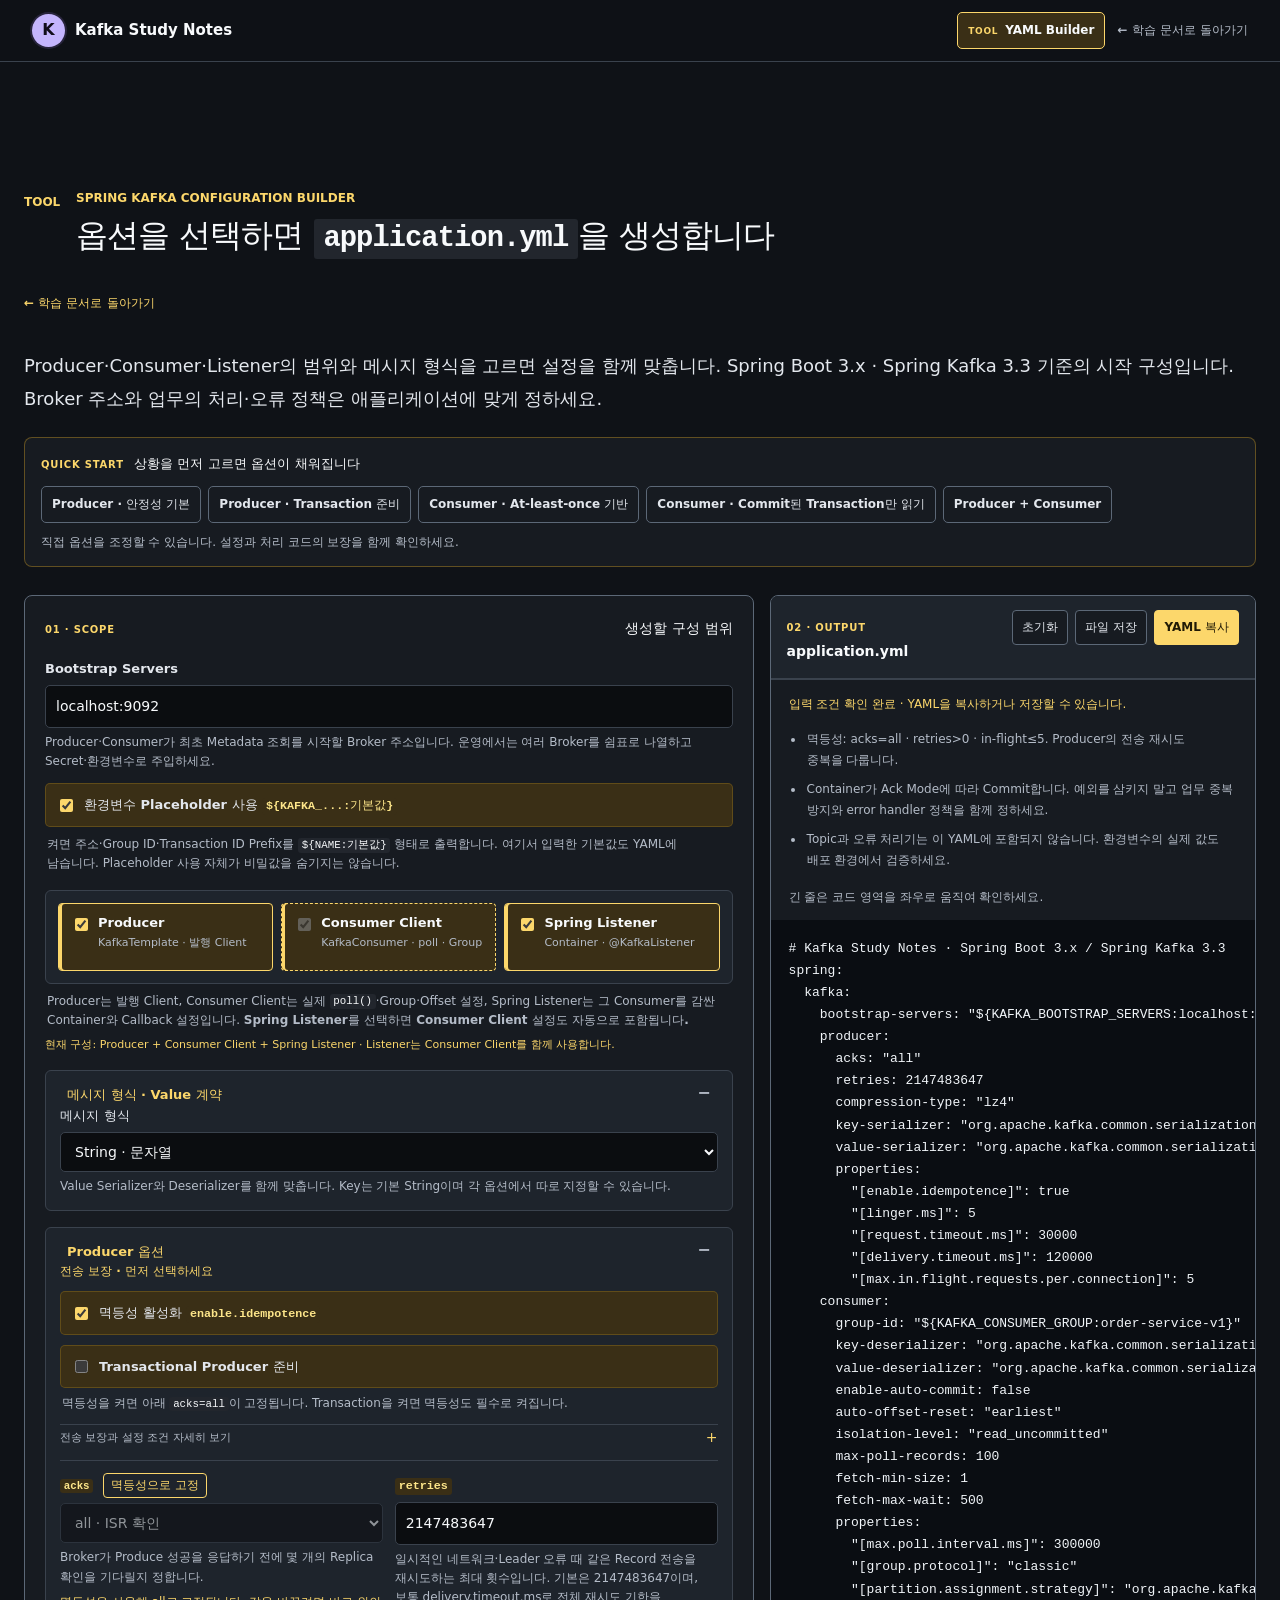
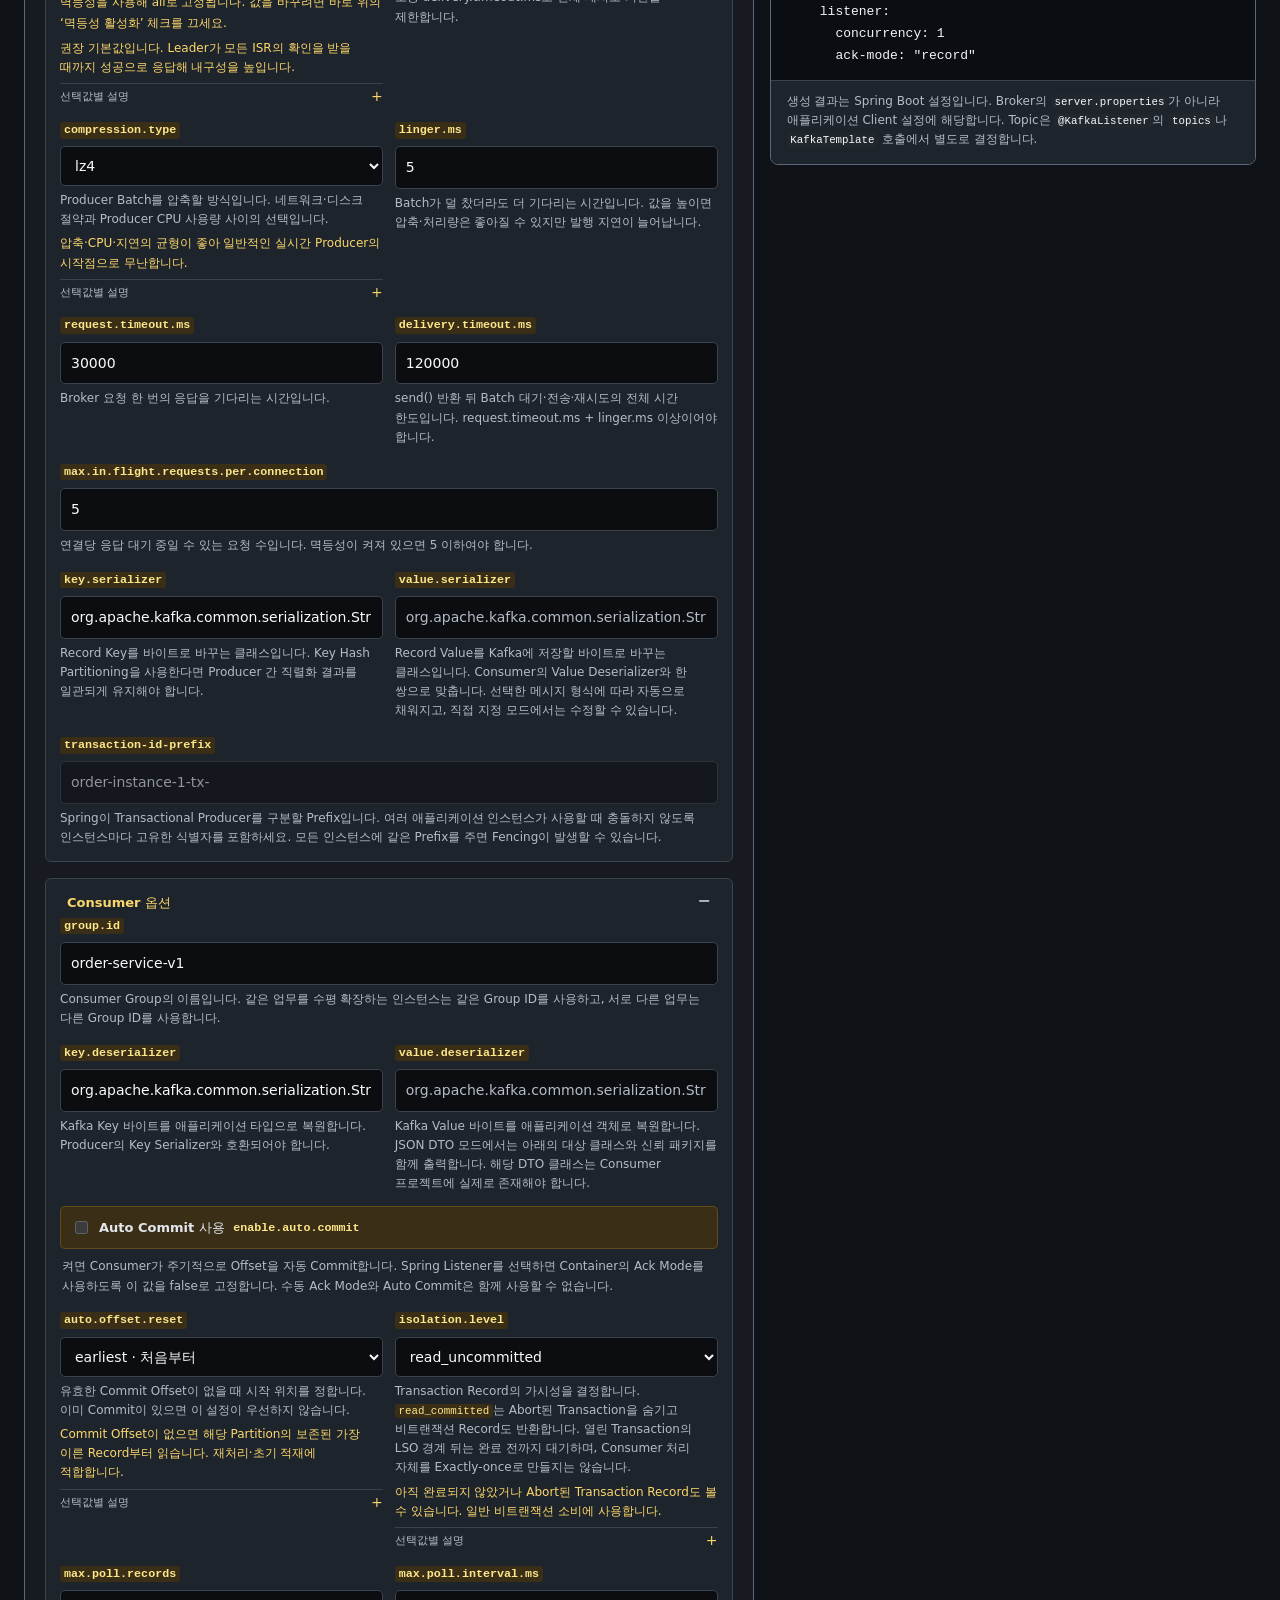
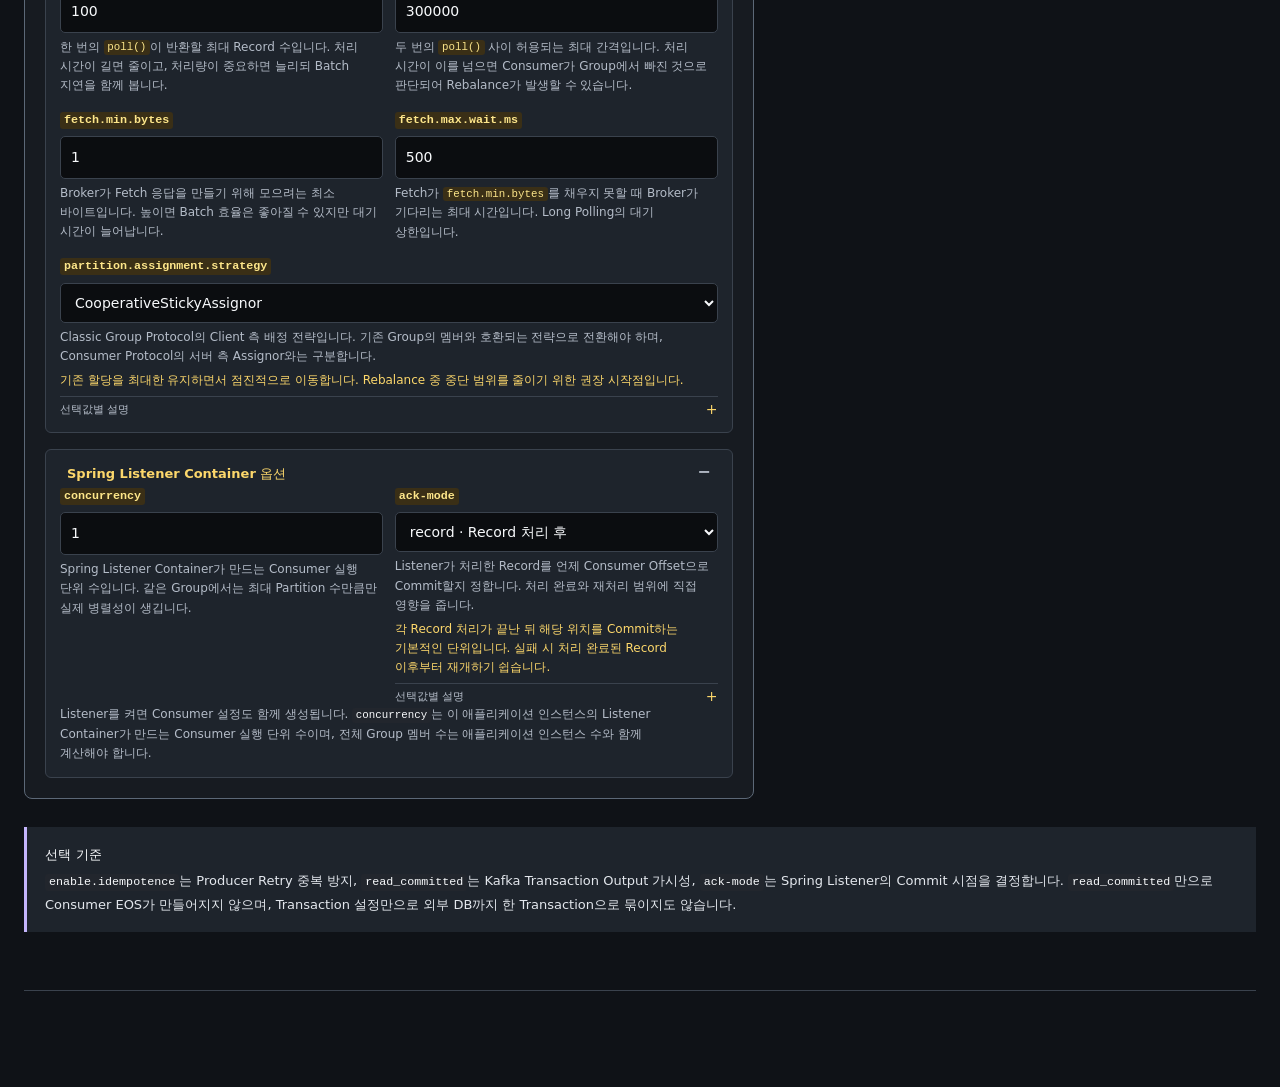
<file: site/yaml-builder.html>
<!doctype html>
<html lang="ko">
<head>
  <meta charset="utf-8">
  <meta name="viewport" content="width=device-width, initial-scale=1">
  <meta name="theme-color" content="#0f1217">
  <meta name="description" content="Spring Kafka Producer·Consumer·Listener 설정을 선택해 application.yml을 생성하는 Kafka Study Notes 도구">
  <title>Spring Kafka YAML Builder | Kafka Study Notes</title>
  <link rel="icon" href="data:,">
  <link rel="stylesheet" href="./assets/styles.css?v=20261026-3">
  <script src="./assets/app.js?v=20261026-3" defer></script>
  <script src="./assets/yaml-builder.js?v=20261026-3" defer></script>
</head>
<body class="builder-mode">
  <a class="skip-link" href="#main-content">본문으로 이동</a>
  <div class="reading-progress" aria-hidden="true"><span id="reading-progress-bar"></span></div>

  <header class="topbar builder-topbar">
    <a class="brand" href="./index.html#top" aria-label="Kafka 학습 문서로 돌아가기">
      <span class="brand-mark">K</span>
      <span class="brand-name">Kafka Study Notes</span>
    </a>
    <a class="tool-launch is-active" href="./yaml-builder.html" aria-current="page" aria-label="Spring YAML Builder 현재 페이지">
      <span>TOOL</span><strong>YAML Builder</strong>
    </a>
    <a class="builder-page-back" href="./index.html#overview">← 학습 문서로 돌아가기</a>
  </header>

  <div class="page-shell">
    <main id="main-content">
      <article>
        <section id="config-builder" class="content-section yaml-builder-section">
          <div class="section-heading">
            <span>TOOL</span>
            <div>
              <p>Spring Kafka Configuration Builder</p>
              <h1>옵션을 선택하면 <code>application.yml</code>을 생성합니다</h1>
            </div>
          </div>

          <a class="builder-back-link" href="./index.html#overview">← 학습 문서로 돌아가기</a>

          <p>Producer·Consumer·Listener의 범위와 메시지 형식을 고르면 설정을 함께 맞춥니다. Spring Boot 3.x · Spring Kafka 3.3 기준의 시작 구성입니다. Broker 주소와 업무의 처리·오류 정책은 애플리케이션에 맞게 정하세요.</p>

          <div class="yaml-builder-presets" aria-label="YAML 생성 빠른 시작">
            <div>
              <span>QUICK START</span>
              <strong>상황을 먼저 고르면 옵션이 채워집니다</strong>
            </div>
            <div class="yaml-builder-preset-actions">
              <button type="button" class="yaml-builder-preset" data-yaml-preset="producer">Producer · 안정성 기본</button>
              <button type="button" class="yaml-builder-preset" data-yaml-preset="producer-eos">Producer · Transaction 준비</button>
              <button type="button" class="yaml-builder-preset" data-yaml-preset="consumer">Consumer · At-least-once 기반</button>
              <button type="button" class="yaml-builder-preset" data-yaml-preset="consumer-eos">Consumer · Commit된 Transaction만 읽기</button>
              <button type="button" class="yaml-builder-preset" data-yaml-preset="service">Producer + Consumer</button>
            </div>
            <p class="yaml-builder-preset-status" data-builder-status>프리셋은 설정 기반을 만듭니다. 실제 전달 보장은 전송·처리·Commit 코드까지 함께 결정합니다.</p>
          </div>

          <form class="yaml-builder" data-yaml-builder novalidate>
            <div class="yaml-builder-layout">
              <div class="yaml-builder-panel">
                <div class="yaml-builder-panel-heading">
                  <span>01 · SCOPE</span>
                  <strong>생성할 구성 범위</strong>
                </div>

                <div class="yaml-builder-grid">
                  <label class="yaml-builder-field yaml-builder-field-wide">
                    <span>Bootstrap Servers</span>
                    <input id="yaml-bootstrap-servers" type="text" value="localhost:9092" autocomplete="off">
                    <small class="yaml-option-description">Producer·Consumer가 최초 Metadata 조회를 시작할 Broker 주소입니다. 운영에서는 여러 Broker를 쉼표로 나열하고 Secret·환경변수로 주입하세요.</small>
                  </label>
                  <label class="yaml-builder-check yaml-builder-field-wide">
                    <input id="yaml-use-env" type="checkbox" checked>
                    <span>환경변수 Placeholder 사용 <code>${KAFKA_...:기본값}</code></span>
                  </label>
                  <p class="yaml-builder-option-note">켜면 주소·Group ID·Transaction ID Prefix를 <code>${NAME:기본값}</code> 형태로 출력합니다. 여기서 입력한 기본값도 YAML에 남습니다. Placeholder 사용 자체가 비밀값을 숨기지는 않습니다.</p>
                </div>

                <div class="yaml-builder-toggles" aria-label="YAML에 포함할 구성 선택">
                  <label class="yaml-scope-card">
                    <input id="yaml-include-producer" type="checkbox" checked>
                    <span><strong>Producer</strong><small>KafkaTemplate · 발행 Client</small></span>
                  </label>
                  <label class="yaml-scope-card">
                    <input id="yaml-include-consumer" type="checkbox" checked>
                    <span><strong>Consumer Client</strong><small>KafkaConsumer · poll · Group</small></span>
                  </label>
                  <label class="yaml-scope-card">
                    <input id="yaml-include-listener" type="checkbox" checked>
                    <span><strong>Spring Listener</strong><small>Container · @KafkaListener</small></span>
                  </label>
                </div>
                <p class="yaml-builder-option-note yaml-builder-scope-note">Producer는 발행 Client, Consumer Client는 실제 <code>poll()</code>·Group·Offset 설정, Spring Listener는 그 Consumer를 감싼 Container와 Callback 설정입니다. <strong>Spring Listener를 선택하면 Consumer Client 설정도 자동으로 포함됩니다.</strong></p>
                <p class="yaml-builder-scope-status" data-builder-scope-status aria-live="polite"></p>

                <details class="yaml-builder-group" data-yaml-group="format" open>
                  <summary>메시지 형식 · Value 계약</summary>
                  <div class="yaml-builder-grid">
                    <label class="yaml-builder-field yaml-builder-field-wide">
                      <span>메시지 형식</span>
                      <select id="yaml-message-format">
                        <option value="string" selected>String · 문자열</option>
                        <option value="json">JSON · 업무 DTO</option>
                        <option value="bytes">Byte Array · 바이트 배열</option>
                        <option value="custom">직접 지정 · Serializer 클래스</option>
                      </select>
                      <small class="yaml-option-description">Value Serializer와 Deserializer를 함께 맞춥니다. Key는 기본 String이며 각 옵션에서 따로 지정할 수 있습니다.</small>
                    </label>
                    <label class="yaml-builder-field yaml-builder-field-wide" data-json-contract hidden>
                      <span>Consumer 대상 DTO 클래스</span>
                      <input id="yaml-json-target-type" type="text" placeholder="com.example.order.OrderConfirmed" autocomplete="off">
                      <small class="yaml-option-description">Consumer에 존재하는 클래스의 전체 이름입니다. 이 도구는 Type Header에 의존하지 않고 이 타입으로 복원하도록 설정합니다. 신뢰 패키지는 클래스의 패키지에서 정합니다.</small>
                    </label>
                  </div>
                </details>

                <details class="yaml-builder-group" id="yaml-producer-options" data-yaml-group="producer" open>
                  <summary>Producer 옵션</summary>
                  <div class="yaml-builder-grid">
                    <div class="yaml-producer-guarantees yaml-builder-field-wide">
                      <strong>전송 보장 · 먼저 선택하세요</strong>
                      <label class="yaml-builder-check">
                        <input id="yaml-producer-idempotence" type="checkbox" checked aria-describedby="yaml-idempotence-lock-reason">
                        <span>멱등성 활성화 <code>enable.idempotence</code></span>
                      </label>
                      <small class="yaml-option-description" id="yaml-idempotence-lock-reason" hidden>Transaction이 켜져 있어 멱등성이 필수입니다. 멱등성을 끄려면 먼저 아래의 Transaction 체크를 끄세요.</small>
                      <label class="yaml-builder-check">
                        <input id="yaml-producer-transaction" type="checkbox">
                        <span>Transactional Producer 준비</span>
                      </label>
                      <p class="yaml-builder-option-note">멱등성을 켜면 아래 <code>acks=all</code>이 고정됩니다. Transaction을 켜면 멱등성도 필수로 켜집니다.</p>
                      <details class="yaml-choice-details">
                        <summary>전송 보장과 설정 조건 자세히 보기</summary>
                        <div class="yaml-producer-guarantee-help">
                          <p>멱등성은 Retry로 같은 Produce 요청이 재전송될 때 Producer Sequence로 Broker의 중복 기록을 줄입니다. 애플리케이션의 DB 중복 처리까지 대신하지는 않습니다.</p>
                          <p>멱등성·Transaction은 <code>acks=all</code>, <code>retries&gt;0</code>, <code>max.in.flight≤5</code>가 필요합니다. 이 조건을 벗어나면 오류를 표시합니다.</p>
                          <p><code>transaction-id-prefix</code>로 Transactional Producer와 Transaction Manager를 구성할 준비를 합니다. 실제 Transaction은 <code>KafkaTemplate.executeInTransaction(...)</code>, <code>@Transactional</code> 또는 Transaction이 설정된 Listener Container가 시작해야 합니다. 이 설정만으로 일반 <code>send()</code>가 자동으로 하나의 Transaction에 묶이는 것은 아니며, 외부 DB Commit도 자동으로 원자화하지 않습니다.</p>
                        </div>
                      </details>
                    </div>
                    <div class="yaml-builder-field">
                      <div class="yaml-builder-field-title">
                        <label for="yaml-producer-acks"><code>acks</code></label>
                        <small class="yaml-builder-field-state" data-acks-state aria-live="polite"></small>
                      </div>
                      <select id="yaml-producer-acks" aria-describedby="yaml-acks-description yaml-acks-lock-reason">
                        <option value="all" selected>all · ISR 확인</option>
                        <option value="1">1 · Leader 확인</option>
                        <option value="0">0 · 응답 없음</option>
                      </select>
                      <small class="yaml-option-description" id="yaml-acks-description">Broker가 Produce 성공을 응답하기 전에 몇 개의 Replica 확인을 기다릴지 정합니다.</small>
                      <small class="yaml-acks-lock-reason" id="yaml-acks-lock-reason" hidden></small>
                      <small class="yaml-builder-value-help" data-yaml-value-help="yaml-producer-acks"></small>
                      <details class="yaml-choice-details">
                        <summary>선택값별 설명</summary>
                        <div class="yaml-choice-guide" data-yaml-choice-guide="yaml-producer-acks"></div>
                      </details>
                    </div>
                    <label class="yaml-builder-field">
                      <span><code>retries</code></span>
                      <input id="yaml-producer-retries" type="number" min="0" max="2147483647" value="2147483647">
                      <small class="yaml-option-description">일시적인 네트워크·Leader 오류 때 같은 Record 전송을 재시도하는 최대 횟수입니다. 기본은 2147483647이며, 보통 delivery.timeout.ms로 전체 재시도 기한을 제한합니다.</small>
                    </label>
                    <label class="yaml-builder-field">
                      <span><code>compression.type</code></span>
                      <select id="yaml-producer-compression">
                        <option value="none">none</option>
                        <option value="gzip">gzip</option>
                        <option value="lz4" selected>lz4</option>
                        <option value="snappy">snappy</option>
                        <option value="zstd">zstd</option>
                      </select>
                      <small class="yaml-option-description">Producer Batch를 압축할 방식입니다. 네트워크·디스크 절약과 Producer CPU 사용량 사이의 선택입니다.</small>
                      <small class="yaml-builder-value-help" data-yaml-value-help="yaml-producer-compression"></small>
                      <details class="yaml-choice-details">
                        <summary>선택값별 설명</summary>
                        <div class="yaml-choice-guide" data-yaml-choice-guide="yaml-producer-compression"></div>
                      </details>
                    </label>
                    <label class="yaml-builder-field">
                      <span><code>linger.ms</code></span>
                      <input id="yaml-producer-linger" type="number" min="0" max="9007199254740991" value="5">
                      <small class="yaml-option-description">Batch가 덜 찼더라도 더 기다리는 시간입니다. 값을 높이면 압축·처리량은 좋아질 수 있지만 발행 지연이 늘어납니다.</small>
                    </label>
                    <label class="yaml-builder-field">
                      <span><code>request.timeout.ms</code></span>
                      <input id="yaml-producer-request-timeout" type="number" min="0" max="2147483647" value="30000">
                      <small class="yaml-option-description">Broker 요청 한 번의 응답을 기다리는 시간입니다.</small>
                    </label>
                    <label class="yaml-builder-field">
                      <span><code>delivery.timeout.ms</code></span>
                      <input id="yaml-producer-delivery-timeout" type="number" min="0" max="2147483647" value="120000">
                      <small class="yaml-option-description">send() 반환 뒤 Batch 대기·전송·재시도의 전체 시간 한도입니다. request.timeout.ms + linger.ms 이상이어야 합니다.</small>
                    </label>
                    <label class="yaml-builder-field yaml-builder-field-wide">
                      <span><code>max.in.flight.requests.per.connection</code></span>
                      <input id="yaml-producer-max-in-flight" type="number" min="1" max="2147483647" value="5">
                      <small class="yaml-option-description">연결당 응답 대기 중일 수 있는 요청 수입니다. 멱등성이 켜져 있으면 5 이하여야 합니다.</small>
                    </label>
                    <label class="yaml-builder-field">
                      <span><code>key.serializer</code></span>
                      <input id="yaml-producer-key-serializer" type="text" value="org.apache.kafka.common.serialization.StringSerializer" autocomplete="off">
                      <small class="yaml-option-description">Record Key를 바이트로 바꾸는 클래스입니다. Key Hash Partitioning을 사용한다면 Producer 간 직렬화 결과를 일관되게 유지해야 합니다.</small>
                    </label>
                    <label class="yaml-builder-field">
                      <span><code>value.serializer</code></span>
                      <input id="yaml-producer-value-serializer" type="text" value="org.apache.kafka.common.serialization.StringSerializer" autocomplete="off">
                      <small class="yaml-option-description">Record Value를 Kafka에 저장할 바이트로 바꾸는 클래스입니다. Consumer의 Value Deserializer와 한 쌍으로 맞춥니다. 선택한 메시지 형식에 따라 자동으로 채워지고, 직접 지정 모드에서는 수정할 수 있습니다.</small>
                    </label>
                    <label class="yaml-builder-field yaml-builder-field-wide">
                      <span><code>transaction-id-prefix</code></span>
                      <input id="yaml-producer-transaction-prefix" type="text" value="order-instance-1-tx-" autocomplete="off">
                      <small class="yaml-option-description">Spring이 Transactional Producer를 구분할 Prefix입니다. 여러 애플리케이션 인스턴스가 사용할 때 충돌하지 않도록 인스턴스마다 고유한 식별자를 포함하세요. 모든 인스턴스에 같은 Prefix를 주면 Fencing이 발생할 수 있습니다.</small>
                    </label>
                  </div>
                </details>

                <details class="yaml-builder-group" data-yaml-group="consumer" open>
                  <summary>Consumer 옵션</summary>
                  <div class="yaml-builder-grid">
                    <label class="yaml-builder-field yaml-builder-field-wide">
                      <span><code>group.id</code></span>
                      <input id="yaml-consumer-group-id" type="text" value="order-service-v1" autocomplete="off">
                      <small class="yaml-option-description">Consumer Group의 이름입니다. 같은 업무를 수평 확장하는 인스턴스는 같은 Group ID를 사용하고, 서로 다른 업무는 다른 Group ID를 사용합니다.</small>
                    </label>
                    <label class="yaml-builder-field">
                      <span><code>key.deserializer</code></span>
                      <input id="yaml-consumer-key-deserializer" type="text" value="org.apache.kafka.common.serialization.StringDeserializer" autocomplete="off">
                      <small class="yaml-option-description">Kafka Key 바이트를 애플리케이션 타입으로 복원합니다. Producer의 Key Serializer와 호환되어야 합니다.</small>
                    </label>
                    <label class="yaml-builder-field">
                      <span><code>value.deserializer</code></span>
                      <input id="yaml-consumer-value-deserializer" type="text" value="org.apache.kafka.common.serialization.StringDeserializer" autocomplete="off">
                      <small class="yaml-option-description">Kafka Value 바이트를 애플리케이션 객체로 복원합니다. JSON DTO 모드에서는 아래의 대상 클래스와 신뢰 패키지를 함께 출력합니다. 해당 DTO 클래스는 Consumer 프로젝트에 실제로 존재해야 합니다.</small>
                    </label>
                    <label class="yaml-builder-check yaml-builder-field-wide">
                      <input id="yaml-consumer-auto-commit" type="checkbox">
                      <span>Auto Commit 사용 <code>enable.auto.commit</code></span>
                    </label>
                    <p class="yaml-builder-option-note">켜면 Consumer가 주기적으로 Offset을 자동 Commit합니다. Spring Listener를 선택하면 Container의 Ack Mode를 사용하도록 이 값을 false로 고정합니다. 수동 Ack Mode와 Auto Commit은 함께 사용할 수 없습니다.</p>
                    <label class="yaml-builder-field">
                      <span><code>auto.offset.reset</code></span>
                      <select id="yaml-consumer-offset-reset">
                        <option value="earliest" selected>earliest · 처음부터</option>
                        <option value="latest">latest · 새 Record부터</option>
                        <option value="none">none · 예외 발생</option>
                      </select>
                      <small class="yaml-option-description">유효한 Commit Offset이 없을 때 시작 위치를 정합니다. 이미 Commit이 있으면 이 설정이 우선하지 않습니다.</small>
                      <small class="yaml-builder-value-help" data-yaml-value-help="yaml-consumer-offset-reset"></small>
                      <details class="yaml-choice-details">
                        <summary>선택값별 설명</summary>
                        <div class="yaml-choice-guide" data-yaml-choice-guide="yaml-consumer-offset-reset"></div>
                      </details>
                    </label>
                    <label class="yaml-builder-field">
                      <span><code>isolation.level</code></span>
                      <select id="yaml-consumer-isolation">
                        <option value="read_uncommitted" selected>read_uncommitted</option>
                        <option value="read_committed">read_committed · Abort 결과 제외</option>
                      </select>
                      <small class="yaml-option-description">Transaction Record의 가시성을 결정합니다. <code>read_committed</code>는 Abort된 Transaction을 숨기고 비트랜잭션 Record도 반환합니다. 열린 Transaction의 LSO 경계 뒤는 완료 전까지 대기하며, Consumer 처리 자체를 Exactly-once로 만들지는 않습니다.</small>
                      <small class="yaml-builder-value-help" data-yaml-value-help="yaml-consumer-isolation"></small>
                      <details class="yaml-choice-details">
                        <summary>선택값별 설명</summary>
                        <div class="yaml-choice-guide" data-yaml-choice-guide="yaml-consumer-isolation"></div>
                      </details>
                    </label>
                    <label class="yaml-builder-field">
                      <span><code>max.poll.records</code></span>
                      <input id="yaml-consumer-max-poll-records" type="number" min="1" max="2147483647" value="100">
                      <small class="yaml-option-description">한 번의 <code>poll()</code>이 반환할 최대 Record 수입니다. 처리 시간이 길면 줄이고, 처리량이 중요하면 늘리되 Batch 지연을 함께 봅니다.</small>
                    </label>
                    <label class="yaml-builder-field">
                      <span><code>max.poll.interval.ms</code></span>
                      <input id="yaml-consumer-max-poll-interval" type="number" min="1" max="2147483647" value="300000">
                      <small class="yaml-option-description">두 번의 <code>poll()</code> 사이 허용되는 최대 간격입니다. 처리 시간이 이를 넘으면 Consumer가 Group에서 빠진 것으로 판단되어 Rebalance가 발생할 수 있습니다.</small>
                    </label>
                    <label class="yaml-builder-field">
                      <span><code>fetch.min.bytes</code></span>
                      <input id="yaml-consumer-fetch-min-bytes" type="number" min="0" max="2147483647" value="1">
                      <small class="yaml-option-description">Broker가 Fetch 응답을 만들기 위해 모으려는 최소 바이트입니다. 높이면 Batch 효율은 좋아질 수 있지만 대기 시간이 늘어납니다.</small>
                    </label>
                    <label class="yaml-builder-field">
                      <span><code>fetch.max.wait.ms</code></span>
                      <input id="yaml-consumer-fetch-max-wait" type="number" min="0" max="2147483647" value="500">
                      <small class="yaml-option-description">Fetch가 <code>fetch.min.bytes</code>를 채우지 못할 때 Broker가 기다리는 최대 시간입니다. Long Polling의 대기 상한입니다.</small>
                    </label>
                    <label class="yaml-builder-field yaml-builder-field-wide">
                      <span><code>partition.assignment.strategy</code></span>
                      <select id="yaml-consumer-assignment">
                        <option value="org.apache.kafka.clients.consumer.CooperativeStickyAssignor" selected>CooperativeStickyAssignor</option>
                        <option value="org.apache.kafka.clients.consumer.RangeAssignor">RangeAssignor</option>
                        <option value="org.apache.kafka.clients.consumer.RoundRobinAssignor">RoundRobinAssignor</option>
                        <option value="org.apache.kafka.clients.consumer.StickyAssignor">StickyAssignor</option>
                      </select>
                      <small class="yaml-option-description">Classic Group Protocol의 Client 측 배정 전략입니다. 기존 Group의 멤버와 호환되는 전략으로 전환해야 하며, Consumer Protocol의 서버 측 Assignor와는 구분합니다.</small>
                      <small class="yaml-builder-value-help" data-yaml-value-help="yaml-consumer-assignment"></small>
                      <details class="yaml-choice-details">
                        <summary>선택값별 설명</summary>
                        <div class="yaml-choice-guide" data-yaml-choice-guide="yaml-consumer-assignment"></div>
                      </details>
                    </label>
                  </div>
                </details>

                <details class="yaml-builder-group" data-yaml-group="listener" open>
                  <summary>Spring Listener Container 옵션</summary>
                  <div class="yaml-builder-grid">
                    <label class="yaml-builder-field">
                      <span><code>concurrency</code></span>
                      <input id="yaml-listener-concurrency" type="number" min="1" max="2147483647" value="1">
                      <small class="yaml-option-description">Spring Listener Container가 만드는 Consumer 실행 단위 수입니다. 같은 Group에서는 최대 Partition 수만큼만 실제 병렬성이 생깁니다.</small>
                    </label>
                    <label class="yaml-builder-field">
                      <span><code>ack-mode</code></span>
                      <select id="yaml-listener-ack-mode">
                        <option value="record" selected>record · Record 처리 후</option>
                        <option value="batch">batch · Batch 처리 후</option>
                        <option value="manual">manual · 수동 Ack</option>
                        <option value="manual_immediate">manual_immediate · 즉시 수동 Ack</option>
                      </select>
                      <small class="yaml-option-description">Listener가 처리한 Record를 언제 Consumer Offset으로 Commit할지 정합니다. 처리 완료와 재처리 범위에 직접 영향을 줍니다.</small>
                      <small class="yaml-builder-value-help" data-yaml-value-help="yaml-listener-ack-mode"></small>
                      <details class="yaml-choice-details">
                        <summary>선택값별 설명</summary>
                        <div class="yaml-choice-guide" data-yaml-choice-guide="yaml-listener-ack-mode"></div>
                      </details>
                    </label>
                  </div>
                  <p class="yaml-builder-help">Listener를 켜면 Consumer 설정도 함께 생성됩니다. <code>concurrency</code>는 이 애플리케이션 인스턴스의 Listener Container가 만드는 Consumer 실행 단위 수이며, 전체 Group 멤버 수는 애플리케이션 인스턴스 수와 함께 계산해야 합니다.</p>
                </details>
              </div>

              <div class="yaml-builder-output">
                <div class="yaml-builder-output-heading">
                  <div>
                    <span>02 · OUTPUT</span>
                    <strong>application.yml</strong>
                  </div>
                  <div class="yaml-builder-actions">
                    <button type="button" class="yaml-builder-button" data-builder-reset>초기화</button>
                    <button type="button" class="yaml-builder-button" data-builder-download>파일 저장</button>
                    <button type="button" class="yaml-builder-button yaml-builder-button-primary" data-copy-target="yaml-output">YAML 복사</button>
                  </div>
                </div>
                <div class="yaml-builder-validation" data-builder-validation role="status" aria-live="polite"></div>
                <ul class="yaml-builder-summary" data-builder-summary></ul>
                <p class="yaml-builder-code-hint">긴 줄은 코드 영역을 좌우로 움직여 확인하세요.</p>
                <pre tabindex="0" role="region" aria-label="생성된 application.yml · 좌우로 움직여 읽기"><code id="yaml-output"></code></pre>
                <p class="yaml-builder-export-status" data-builder-export-status role="status" aria-live="polite"></p>
                <p class="yaml-builder-help">생성 결과는 Spring Boot 설정입니다. Broker의 <code>server.properties</code>가 아니라 애플리케이션 Client 설정에 해당합니다. Topic은 <code>@KafkaListener</code>의 <code>topics</code>나 <code>KafkaTemplate</code> 호출에서 별도로 결정합니다.</p>
              </div>
            </div>
          </form>

          <aside class="note note-accent">
            <strong>선택 기준</strong>
            <p><code>enable.idempotence</code>는 Producer Retry 중복 방지, <code>read_committed</code>는 Kafka Transaction Output 가시성, <code>ack-mode</code>는 Spring Listener의 Commit 시점을 결정합니다. <code>read_committed</code>만으로 Consumer EOS가 만들어지지 않으며, Transaction 설정만으로 외부 DB까지 한 Transaction으로 묶이지도 않습니다.</p>
          </aside>
        </section>
      </article>
    </main>
  </div>
</body>
</html>
</file>
<file: site/assets/styles.css>
:root {
  color-scheme: dark;
  --bg: #0f1217;
  --surface: #171b21;
  --panel: #1e242c;
  --panel-strong: #29313b;
  --text: #f8fafc;
  --body: #e3e7ed;
  --muted: #b4bcc8;
  --line: #3a424d;
  --line-strong: #5c6877;
  --producer: #c4b5fd;
  --producer-soft: #292344;
  --producer-line: #6b5aa7;
  --metadata: #7dd3fc;
  --partition: #7dd3fc;
  --partition-soft: #192f3e;
  --broker: #d8b4fe;
  --broker-soft: #2e2140;
  --consumer: #6ee7b7;
  --consumer-soft: #19392f;
  --builder: #fcd76b;
  --builder-soft: #3a2f16;
  --danger: #fda4af;
  --danger-soft: #3b2027;
  --code-bg: #0a0d12;
  --code-text: #f1f5f9;
  --header-height: 58px;
  --content-width: 900px;
  font-family: Pretendard, "Noto Sans KR", "Apple SD Gothic Neo", Inter, system-ui, -apple-system, BlinkMacSystemFont, "Segoe UI", sans-serif;
  --font-display: "Arial Rounded MT Bold", "Arial Rounded Bold", "Apple SD Gothic Neo", Pretendard, "Noto Sans KR", system-ui, sans-serif;
  font-synthesis: none;
}

* {
  box-sizing: border-box;
}

html {
  scroll-behavior: auto;
  scroll-padding-top: calc(var(--header-height) + 24px);
}

body {
  margin: 0;
  color: var(--text);
  background: var(--bg);
  font-size: 16px;
  line-height: 1.78;
  letter-spacing: 0;
  /* 한글은 음절이 아니라 어절 단위로 줄을 바꾼다. 칸보다 긴 어절만 예외로 끊는다. */
  word-break: keep-all;
  overflow-wrap: break-word;
}

a {
  color: inherit;
}

button,
summary {
  font: inherit;
  letter-spacing: 0;
}

.skip-link {
  position: fixed;
  top: 8px;
  left: 8px;
  z-index: 100;
  padding: 8px 12px;
  color: var(--bg);
  background: var(--text);
  border-radius: 4px;
  transform: translateY(-160%);
}

.skip-link:focus {
  transform: translateY(0);
}

.reading-progress {
  position: fixed;
  inset: 0 0 auto;
  z-index: 90;
  height: 3px;
  background: transparent;
}

.reading-progress span {
  display: block;
  width: 0;
  height: 100%;
  background: linear-gradient(90deg, var(--producer) 0 55%, var(--broker) 55% 100%);
  transition: width 100ms linear;
}

.topbar {
  position: sticky;
  top: 0;
  z-index: 50;
  display: flex;
  align-items: center;
  height: var(--header-height);
  padding: 0 28px;
  background: rgba(15, 18, 23, 0.96);
  border-bottom: 1px solid var(--line);
  backdrop-filter: blur(10px);
}

.brand {
  display: inline-flex;
  align-items: center;
  gap: 10px;
  color: var(--text);
  text-decoration: none;
}

.brand-mark {
  display: grid;
  width: 30px;
  height: 30px;
  place-items: center;
  color: #110d1b;
  background: var(--producer);
  box-shadow: 0 0 0 2px rgba(167, 139, 250, 0.16);
  border-radius: 50%;
  font-size: 15px;
  font-weight: 800;
}

.brand-name {
  font-size: 14px;
  font-weight: 750;
}

.topbar-context {
  display: flex;
  align-items: center;
  gap: 10px;
  margin-left: auto;
  color: var(--muted);
  font-size: 13px;
  font-weight: 650;
}

.chapter-switch {
  display: inline-flex;
  gap: 3px;
  margin-left: 20px;
  padding: 3px;
  background: var(--surface);
  border: 1px solid var(--line);
  border-radius: 7px;
}

.chapter-switch a {
  display: inline-flex;
  align-items: center;
  padding: 6px 10px;
  color: var(--muted);
  background: transparent;
  border: 0;
  border-radius: 4px;
  cursor: pointer;
  font-size: 12px;
  font-weight: 760;
  line-height: 1.2;
  text-decoration: none;
  transition: color 140ms ease, background 140ms ease, box-shadow 140ms ease;
}

.chapter-switch a .chapter-index {
  margin-right: 4px;
  color: var(--producer);
  font-size: 10px;
  font-variant-numeric: tabular-nums;
}

.chapter-switch a:hover,
.chapter-switch a:focus-visible {
  color: var(--text);
  background: var(--panel-strong);
  outline: none;
}

.chapter-switch a:focus-visible {
  box-shadow: 0 0 0 2px rgba(167, 139, 250, 0.5);
}

.chapter-switch a.is-active {
  color: var(--text);
  background: var(--producer-soft);
  box-shadow: inset 0 0 0 1px rgba(167, 139, 250, 0.28);
}

.chapter-switch a.is-active .chapter-index {
  color: #c4b5fd;
}

.tool-launch {
  display: inline-flex;
  align-items: baseline;
  gap: 7px;
  margin-left: 10px;
  padding: 7px 10px;
  color: var(--muted);
  background: rgba(251, 191, 36, 0.05);
  border: 1px solid rgba(251, 191, 36, 0.28);
  border-radius: 5px;
  text-decoration: none;
  transition: color 140ms ease, background 140ms ease, border-color 140ms ease;
}

.tool-launch span {
  color: var(--builder);
  font-size: 9px;
  font-weight: 850;
  letter-spacing: 0.08em;
}

.tool-launch strong {
  font-size: 12px;
  font-weight: 760;
}

.tool-launch:hover,
.tool-launch:focus-visible,
.tool-launch.is-active {
  color: var(--text);
  background: var(--builder-soft);
  border-color: var(--builder);
  outline: none;
}

.builder-topbar .tool-launch {
  margin-left: auto;
}

.builder-page-back {
  margin-left: 12px;
  color: var(--muted);
  font-size: 12px;
  font-weight: 700;
  text-decoration: none;
}

.builder-page-back:hover,
.builder-page-back:focus-visible {
  color: var(--text);
  text-decoration: underline;
  outline: none;
}

.topbar-index {
  padding-left: 10px;
  color: var(--broker);
  border-left: 1px solid var(--line);
  font-variant-numeric: tabular-nums;
}

.mobile-nav {
  display: none;
}

.page-shell {
  display: grid;
  grid-template-columns: 248px minmax(0, var(--content-width));
  gap: 48px;
  width: min(1244px, calc(100% - 48px));
  margin: 0 auto;
}

.sidebar {
  position: sticky;
  top: var(--header-height);
  align-self: start;
  height: calc(100vh - var(--header-height));
  padding: 38px 28px 32px 0;
  border-right: 1px solid var(--line);
  overflow-y: auto;
}

.sidebar-heading {
  display: flex;
  align-items: flex-start;
  gap: 12px;
  padding-bottom: 22px;
  border-bottom: 1px solid var(--line);
}

.section-number {
  color: var(--producer);
  font-size: 12px;
  font-weight: 800;
  font-variant-numeric: tabular-nums;
}

.sidebar-heading div {
  display: grid;
  gap: 2px;
}

.sidebar-heading strong {
  font-size: 14px;
}

.sidebar-heading div span {
  color: var(--muted);
  font-size: 12px;
}

.toc {
  display: grid;
  gap: 2px;
  padding: 18px 0;
}

.toc[hidden] {
  display: none;
}

.toc-group {
  display: flex;
  align-items: center;
  gap: 10px;
  margin-top: 11px;
  padding: 9px 10px 4px 16px;
  color: var(--muted);
  font-size: 9px;
  font-weight: 850;
  letter-spacing: 0.08em;
  text-transform: uppercase;
}

.toc-group:first-child {
  margin-top: 0;
}

.toc a {
  position: relative;
  padding: 7px 10px 7px 16px;
  color: var(--muted);
  border-radius: 4px;
  font-size: 13px;
  font-weight: 600;
  text-decoration: none;
}

.toc a::before {
  position: absolute;
  top: 50%;
  left: 0;
  width: 3px;
  height: 0;
  background: var(--producer);
  border-radius: 2px;
  content: "";
  transform: translateY(-50%);
  transition: height 140ms ease;
}

.toc a:hover,
.toc a.is-active {
  color: var(--text);
  background: var(--panel);
}

.toc a.is-active::before {
  height: 18px;
}

.sidebar-source {
  display: grid;
  gap: 2px;
  padding-top: 18px;
  border-top: 1px solid var(--line);
  font-size: 12px;
}

.sidebar-source span {
  color: var(--muted);
}

.sidebar-source a {
  color: var(--producer);
  font-weight: 650;
  text-decoration: none;
  overflow-wrap: break-word;
}

main {
  min-width: 0;
  padding: 62px 0 96px;
}

.article-header {
  padding-bottom: 46px;
  border-bottom: 1px solid var(--line-strong);
}

.eyebrow {
  margin: 0 0 10px;
  color: var(--producer);
  font-size: 12px;
  font-weight: 800;
  text-transform: uppercase;
}

h1,
h2,
h3,
p {
  letter-spacing: 0;
}

h1 {
  margin: 0;
  font-size: 42px;
  line-height: 1.16;
}

.lead {
  max-width: 720px;
  margin: 16px 0 0;
  color: var(--body);
  font-size: 20px;
  line-height: 1.6;
}

.quick-facts {
  display: grid;
  grid-template-columns: repeat(4, minmax(0, 1fr));
  margin: 34px 0 0;
  border-top: 1px solid var(--line);
  border-bottom: 1px solid var(--line);
}

.quick-facts div {
  padding: 15px 16px;
  border-right: 1px solid var(--line);
}

.quick-facts div:last-child {
  border-right: 0;
}

.quick-facts dt {
  color: var(--muted);
  font-size: 11px;
  font-weight: 700;
}

.quick-facts dd {
  margin: 2px 0 0;
  font-size: 14px;
  font-weight: 750;
}

.system-plane-map {
  display: grid;
  grid-template-columns: repeat(3, minmax(0, 1fr));
  margin: 34px 0 0;
  border: 1px solid var(--line-strong);
  border-radius: 8px;
  overflow: hidden;
}

.system-plane-map article {
  display: grid;
  gap: 8px;
  align-content: start;
  min-width: 0;
  padding: 18px;
  background: var(--surface);
}

.system-plane-map article + article {
  border-left: 1px solid var(--line);
}

.system-plane-map article > span {
  color: var(--producer);
  font-size: 9px;
  font-weight: 850;
  letter-spacing: 0.08em;
}

.system-plane-map .cluster-boundary-card {
  background: linear-gradient(145deg, rgba(216, 180, 254, 0.1), var(--surface) 72%);
}

.system-plane-map .cluster-boundary-card > span {
  color: var(--broker);
}

.system-plane-map .control-plane-card {
  background: linear-gradient(145deg, rgba(125, 211, 252, 0.1), var(--surface) 72%);
}

.system-plane-map .control-plane-card > span {
  color: var(--partition);
}

.system-plane-map strong {
  font-size: 14px;
  line-height: 1.4;
}

.system-plane-map p {
  margin: 0;
  color: var(--muted);
  font-size: 11px;
  line-height: 1.6;
}

.plane-boundary-note {
  margin: 12px 0 0;
  padding: 12px 14px;
  color: var(--muted);
  background: rgba(125, 211, 252, 0.06);
  border-left: 2px solid var(--partition);
  font-size: 12px;
  line-height: 1.65;
}

.plane-boundary-note strong {
  color: var(--text);
}

.flow-summary {
  display: flex;
  flex-wrap: wrap;
  align-items: center;
  gap: 8px;
  margin: 26px 0 0;
  padding: 0;
  list-style: none;
}

.flow-summary li {
  display: inline-flex;
  align-items: center;
  color: var(--body);
  font-size: 13px;
  font-weight: 650;
}

.flow-summary li:not(:last-child)::after {
  margin-left: 8px;
  color: var(--broker);
  content: "→";
}

.document-roadmap {
  display: grid;
  grid-template-columns: repeat(4, minmax(0, 1fr));
  margin-top: 28px;
  border: 1px solid var(--line-strong);
  border-radius: 8px;
  overflow: hidden;
}

.document-roadmap a {
  position: relative;
  display: grid;
  align-content: start;
  gap: 7px;
  min-width: 0;
  padding: 18px 16px;
  color: inherit;
  background: linear-gradient(145deg, rgba(167, 139, 250, 0.06), transparent 70%);
  text-decoration: none;
  transition: background 140ms ease;
}

.document-roadmap a + a {
  border-left: 1px solid var(--line);
}

.document-roadmap a:hover,
.document-roadmap a:focus-visible {
  background: var(--producer-soft);
  outline: none;
}

.document-roadmap span {
  display: flex;
  align-items: center;
  justify-content: space-between;
  gap: 8px;
  color: var(--producer);
  font-size: 9px;
  font-weight: 850;
  letter-spacing: 0.07em;
}

.document-roadmap span b {
  padding: 2px 6px;
  color: var(--muted);
  background: #1b1d24;
  border-radius: 10px;
  font-size: 9px;
  letter-spacing: 0;
}

.document-roadmap strong {
  font-size: 13px;
}

.document-roadmap p {
  margin: 0;
  color: var(--muted);
  font-size: 10px;
  line-height: 1.5;
}

.content-section {
  padding: 58px 0;
  border-bottom: 1px solid var(--line);
}

.section-heading {
  display: grid;
  grid-template-columns: 40px minmax(0, 1fr);
  gap: 12px;
  align-items: start;
  margin-bottom: 24px;
}

.section-heading > span {
  padding-top: 4px;
  color: var(--producer);
  font-size: 12px;
  font-weight: 800;
  font-variant-numeric: tabular-nums;
}

.section-heading p {
  margin: 0 0 2px;
  color: var(--muted);
  font-size: 11px;
  font-weight: 750;
  text-transform: uppercase;
}

.section-heading h2 {
  margin: 0;
  font-size: 28px;
  line-height: 1.3;
}

.content-section > p,
.content-section > h3 {
  margin-left: 52px;
}

.content-section > p {
  color: var(--body);
  line-height: 1.82;
}

.content-section > h3 {
  margin-top: 36px;
  margin-bottom: 10px;
  font-size: 18px;
}

code {
  padding: 0.12em 0.34em;
  color: var(--text);
  background: #22262d;
  border-radius: 3px;
  font-family: "SFMono-Regular", Consolas, "Liberation Mono", monospace;
  font-size: 0.9em;
  /* 식별자를 카드 폭에 맞춘다는 이유로 단어 중간에서 자르지 않는다. */
  overflow-wrap: break-word;
  word-break: normal;
}

p,
li,
dd,
td,
th,
figcaption {
  text-wrap: pretty;
}

/* At-least-once·KIP-848처럼 하이픈으로 이은 용어를 하이픈 뒤에서 끊지 않는다. */
.nowrap {
  white-space: nowrap;
}

h1,
h2,
h3,
strong {
  text-wrap: balance;
}

.standard-choices {
  display: grid;
  grid-template-columns: repeat(3, minmax(0, 1fr));
  margin: 30px 0 0 52px;
  border: 1px solid var(--line-strong);
  border-radius: 8px;
  overflow: hidden;
}

.standard-choices article {
  display: grid;
  align-content: start;
  gap: 10px;
  min-width: 0;
  padding: 22px 20px;
}

.standard-choices article + article {
  border-left: 1px solid var(--line);
}

.standard-choices .recommended-choice {
  background: linear-gradient(145deg, rgba(103, 199, 255, 0.12), rgba(167, 139, 250, 0.05) 72%);
  box-shadow: inset 3px 0 var(--metadata);
}

.standard-choices > article > span,
.component-status span,
.send-modes article > span,
.optional-pattern article > span,
.factory-map span {
  color: var(--muted);
  font-size: 9px;
  font-weight: 850;
  letter-spacing: 0.08em;
  text-transform: uppercase;
}

.standard-choices .recommended-choice > span {
  color: var(--metadata);
}

.standard-choices h3 {
  margin: 0;
  font-size: 15px;
}

.standard-choices code {
  display: block;
  min-height: 58px;
  padding: 10px 11px;
  color: #ddd6fe;
  background: #0b0d11;
  border: 1px solid var(--line);
  font-size: 10px;
  line-height: 1.75;
}

.standard-choices p {
  margin: 0;
  color: var(--muted);
  font-size: 12px;
}

.implementation-version {
  margin: 18px 0 0 52px;
}

.implementation-version + .implementation-version {
  margin-top: 22px;
}

.implementation-version-header {
  display: flex;
  flex-wrap: wrap;
  gap: 12px 20px;
  align-items: center;
  justify-content: space-between;
  padding: 15px 18px;
  background: linear-gradient(90deg, rgba(103, 199, 255, 0.09), transparent 76%);
  border: 1px solid #345b8f;
  border-bottom: 0;
  border-radius: 7px 7px 0 0;
}

.implementation-version-header > div {
  display: grid;
  gap: 2px;
}

.implementation-version-header span {
  color: var(--metadata);
  font-size: 9px;
  font-weight: 850;
  letter-spacing: 0.08em;
}

.implementation-version-header strong {
  font-size: 15px;
}

.implementation-version-header > code {
  color: var(--muted);
  background: #0b0d11;
  border: 1px solid var(--line);
  font-size: 9px;
}

.native-implementation .implementation-version-header {
  background: linear-gradient(90deg, var(--producer-soft), transparent 76%);
  border-color: var(--producer-line);
}

.native-implementation .implementation-version-header span {
  color: var(--producer);
}

.implementation-guide {
  display: grid;
  grid-template-columns: minmax(220px, 0.78fr) minmax(0, 1.52fr);
  margin: 0;
  border: 1px solid var(--line-strong);
  border-radius: 0 0 7px 7px;
  overflow: hidden;
}

/* Spring 예제는 제네릭 타입·Future 선언이 길어 코드 영역을 조금 더 넓게 둔다. */
.spring-implementation .implementation-guide {
  grid-template-columns: minmax(220px, 0.72fr) minmax(0, 1.68fr);
}

.implementation-checklist {
  margin: 0;
  padding: 8px 20px;
  background: linear-gradient(145deg, rgba(103, 199, 255, 0.08), transparent 78%);
  border-right: 1px solid var(--line);
  list-style: none;
}

.implementation-checklist li {
  display: grid;
  grid-template-columns: 28px minmax(0, 1fr);
  gap: 10px;
  align-items: start;
  padding: 14px 0;
}

.implementation-checklist li + li {
  border-top: 1px solid var(--line);
}

.implementation-checklist li > span {
  display: grid;
  place-items: center;
  width: 26px;
  height: 26px;
  color: var(--metadata);
  background: rgba(103, 199, 255, 0.08);
  border: 1px solid #345b8f;
  border-radius: 50%;
  font-family: "SFMono-Regular", Consolas, "Liberation Mono", monospace;
  font-size: 8px;
  font-weight: 850;
}

.implementation-checklist strong {
  display: block;
  font-size: 12px;
}

.implementation-checklist p {
  margin: 3px 0 0;
  color: var(--muted);
  font-size: 11px;
}

.native-implementation .implementation-checklist {
  background: linear-gradient(145deg, var(--producer-soft), transparent 78%);
}

.native-implementation .implementation-checklist li > span {
  color: var(--producer);
  background: var(--producer-soft);
  border-color: var(--producer-line);
}

.implementation-guide .implementation-code {
  margin: 0;
  border-radius: 0;
}

.implementation-code pre {
  padding: 18px 20px;
}

.implementation-rule {
  display: flex;
  flex-wrap: wrap;
  gap: 7px;
  padding: 13px 16px;
  background: var(--producer-soft);
  border-top: 1px solid var(--producer-line);
}

.implementation-rule code {
  color: #ddd6fe;
  background: #171224;
  font-size: 9px;
}

.implementation-rule span {
  flex-basis: 100%;
  color: var(--muted);
  font-size: 10px;
}

.producer-lifecycle {
  display: grid;
  grid-template-columns: repeat(4, minmax(0, 1fr));
  margin: 18px 0 0 52px;
  background: #0d0f13;
  border: 1px solid var(--line);
  border-radius: 7px;
  overflow: hidden;
}

.producer-lifecycle article {
  display: grid;
  grid-template-columns: 30px minmax(0, 1fr);
  gap: 7px 9px;
  align-content: start;
  min-width: 0;
  padding: 18px 16px;
}

.producer-lifecycle article + article {
  border-left: 1px solid var(--line);
}

.producer-lifecycle .lifecycle-index {
  display: grid;
  place-items: center;
  width: 28px;
  height: 28px;
  color: var(--producer);
  background: var(--producer-soft);
  border: 1px solid var(--producer-line);
  border-radius: 50%;
  font-family: "SFMono-Regular", Consolas, "Liberation Mono", monospace;
  font-size: 9px;
  font-weight: 850;
}

.producer-lifecycle strong {
  align-self: center;
  font-size: 12px;
}

.producer-lifecycle p {
  grid-column: 2;
  margin: 0;
  color: var(--muted);
  font-size: 11px;
}

.component-status {
  display: grid;
  grid-template-columns: repeat(3, minmax(0, 1fr));
  margin: 18px 0 0 52px;
  border: 1px solid var(--line-strong);
  border-radius: 8px;
  overflow: hidden;
}

.component-status article {
  display: grid;
  align-content: start;
  min-width: 0;
  padding: 20px 18px;
}

.component-status article + article {
  border-left: 1px solid var(--line);
}

.component-status h3 {
  margin: 10px 0 8px;
  font-size: 15px;
}

.component-status p {
  min-height: 72px;
  margin: 0;
  color: var(--muted);
  font-size: 12px;
}

.component-status article > strong {
  align-self: end;
  margin-top: 14px;
  color: var(--body);
  font-size: 10px;
}

.component-status .core-component {
  background: var(--producer-soft);
  box-shadow: inset 3px 0 var(--producer);
}

.component-status .core-component span,
.component-status .core-component h3 {
  color: var(--producer);
}

.component-status .spring-component {
  background: linear-gradient(135deg, rgba(103, 199, 255, 0.1), transparent 74%);
}

.component-status .spring-component span,
.component-status .support-component span {
  color: var(--metadata);
}

.component-status .support-component {
  border-top: 1px dashed transparent;
}

.factory-map {
  display: grid;
  margin: 22px 0 0 52px;
  background: #0d0f13;
  border: 1px solid #345b8f;
  border-radius: 7px;
  overflow: hidden;
}

.factory-reference-path,
.factory-data-path,
.factory-control-path {
  display: grid;
  gap: 14px;
  align-items: center;
  padding: 15px 18px;
}

.factory-reference-path {
  grid-template-columns: 94px minmax(0, 0.9fr) minmax(0, 1.25fr) minmax(0, 1.45fr);
  background: linear-gradient(90deg, rgba(103, 199, 255, 0.08), transparent 78%);
}

.factory-data-path {
  grid-template-columns: 94px minmax(0, 1fr) auto minmax(0, 1fr) auto minmax(0, 0.7fr);
  border-top: 1px solid var(--line);
}

.factory-control-path {
  grid-template-columns: 94px minmax(0, 1fr) minmax(0, 1.35fr) minmax(0, 1fr);
  background: #101c2b;
  border-top: 1px dashed #345b8f;
}

.factory-map strong {
  min-width: 0;
  font-size: 12px;
  overflow-wrap: break-word;
}

.factory-map b {
  color: var(--metadata);
  font-size: 11px;
}

.type-relationship {
  display: grid;
  grid-template-columns: minmax(0, 1fr) 116px minmax(0, 1fr);
  gap: 14px;
  align-items: center;
  margin: 18px 0 0 52px;
}

.type-stack {
  display: grid;
  gap: 10px;
  min-width: 0;
  padding: 20px;
  background: #0d0f13;
  border: 1px solid var(--line-strong);
  border-radius: 7px;
}

.type-stack header {
  display: flex;
  gap: 12px;
  align-items: center;
  justify-content: space-between;
  margin-bottom: 3px;
}

.type-stack header span {
  color: var(--muted);
  font-size: 9px;
  font-weight: 850;
  letter-spacing: 0.08em;
}

.type-stack header strong {
  color: var(--body);
  font-size: 10px;
}

.type-stack.spring-types {
  background: linear-gradient(145deg, rgba(103, 199, 255, 0.1), #0d0f13 72%);
  border-color: #345b8f;
}

.type-stack.kafka-types {
  background: linear-gradient(145deg, var(--producer-soft), #0d0f13 72%);
  border-color: var(--producer-line);
}

.type-node {
  display: grid;
  grid-template-columns: auto minmax(0, 1fr);
  gap: 10px;
  align-items: center;
  min-width: 0;
  padding: 12px;
  background: #0a0c10;
  border: 1px solid var(--line);
  border-radius: 5px;
}

.type-node small {
  padding: 3px 6px;
  color: var(--muted);
  background: #181b22;
  border: 1px solid var(--line);
  border-radius: 3px;
  font-size: 8px;
  font-weight: 800;
  letter-spacing: 0.05em;
  text-transform: uppercase;
}

.type-node code {
  min-width: 0;
  color: var(--body);
  background: transparent;
  font-size: 12px;
}

.type-node.active-node {
  border-color: var(--producer-line);
  box-shadow: inset 3px 0 var(--producer);
}

.spring-types .active-node {
  border-color: #345b8f;
  box-shadow: inset 3px 0 var(--metadata);
}

.type-node.active-node code {
  color: #ddd6fe;
  font-weight: 800;
}

.type-link {
  display: flex;
  flex-direction: column;
  align-items: center;
  min-height: 30px;
  color: var(--muted);
  font-size: 9px;
}

.type-link b {
  color: var(--producer);
  font-size: 16px;
  line-height: 1;
}

.delegate-bridge {
  display: grid;
  grid-template-columns: minmax(0, 1fr) auto;
  gap: 4px 7px;
  align-items: center;
  justify-items: center;
  color: var(--muted);
  text-align: center;
}

.delegate-bridge span,
.delegate-bridge p {
  grid-column: 1 / -1;
  margin: 0;
  font-size: 9px;
  font-weight: 800;
}

.delegate-bridge strong {
  color: var(--body);
  font-family: "SFMono-Regular", Consolas, "Liberation Mono", monospace;
  font-size: 11px;
}

.delegate-bridge b {
  color: var(--producer);
  font-size: 22px;
  line-height: 1;
}

.delegate-bridge p {
  color: var(--producer);
  font-weight: 700;
}

.send-modes {
  display: grid;
  grid-template-columns: repeat(2, minmax(0, 1fr));
  margin: 18px 0 0 52px;
  border: 1px solid var(--line-strong);
  border-radius: 7px;
  overflow: hidden;
}

.send-modes p,
.optional-pattern p {
  margin: 0;
  color: var(--muted);
  font-size: 12px;
}

.send-modes article {
  display: grid;
  align-content: start;
  gap: 9px;
  padding: 20px 22px;
}

.send-modes article + article {
  border-left: 1px solid var(--line);
}

.send-modes .spring-mode {
  background: linear-gradient(135deg, rgba(103, 199, 255, 0.08), transparent 72%);
}

.send-modes .spring-mode > span {
  color: var(--metadata);
}

.send-modes strong {
  font-size: 14px;
}

.send-modes code {
  padding: 11px 12px;
  color: #ddd6fe;
  background: #0b0d11;
  border: 1px solid var(--line);
  line-height: 1.75;
}

.optional-pattern {
  display: grid;
  grid-template-columns: repeat(2, minmax(0, 1fr));
  margin: 18px 0 0 52px;
  border: 1px solid var(--line);
  border-radius: 7px;
  overflow: hidden;
}

.optional-pattern article {
  display: grid;
  gap: 10px;
  padding: 20px 22px;
}

.optional-pattern article + article {
  background: linear-gradient(135deg, rgba(167, 139, 250, 0.08), transparent 75%);
  border-left: 1px solid var(--line);
}

.optional-pattern code {
  color: #ddd6fe;
  background: transparent;
  font-size: 12px;
}

.diagram {
  margin: 34px 0 0 52px;
  padding: 24px 0 12px;
  background: var(--panel);
  border-top: 1px solid var(--line);
  border-bottom: 1px solid var(--line);
  overflow-x: auto;
}

.diagram img {
  display: block;
  width: 100%;
  max-height: 360px;
  object-fit: contain;
}

.diagram-wide img {
  min-width: 700px;
}

.partition-expansion-diagram {
  padding: 18px 12px 12px;
  background: var(--panel);
}

.partition-expansion-diagram img {
  min-width: 900px;
  max-height: 620px;
}

.diagram-flow img {
  min-width: 560px;
  max-height: 640px;
}

.diagram-overview {
  padding: 28px 18px 14px;
  background: linear-gradient(90deg, var(--panel) 0 30%, var(--producer-soft) 30% 67%, var(--broker-soft) 67% 100%);
}

.diagram-overview img {
  min-width: 1120px;
  max-height: 560px;
}

.diagram figcaption {
  position: sticky;
  left: 0;
  padding: 10px 16px 0;
  color: var(--muted);
  font-size: 12px;
  text-align: center;
}

.architecture-figure {
  margin: 34px 0 0 52px;
}

.architecture-map {
  border: 1px solid var(--line-strong);
  border-radius: 8px;
  overflow: hidden;
  background: var(--surface);
  box-shadow: 0 24px 60px rgba(0, 0, 0, 0.24);
}

.map-zone {
  padding: 18px;
}

.map-zone > header {
  display: flex;
  align-items: baseline;
  justify-content: space-between;
  gap: 16px;
  margin-bottom: 14px;
}

.map-zone > header span {
  font-size: 12px;
  font-weight: 800;
}

.map-zone > header strong {
  color: var(--muted);
  font-size: 11px;
  font-weight: 650;
}

.app-zone {
  background: var(--panel);
}

.producer-zone {
  background: var(--producer-soft);
  border-top: 1px solid var(--line-strong);
  border-bottom: 1px solid var(--line-strong);
}

.producer-zone > header span {
  color: var(--producer);
}

.cluster-zone {
  background: var(--broker-soft);
  border-top: 1px solid #4b386d;
}

.cluster-zone > header span {
  color: var(--broker);
}

.consumer-zone {
  background: var(--consumer-soft);
  border-top: 1px solid #2d6655;
}

.consumer-zone > header span {
  color: var(--consumer);
}

.map-pipeline {
  display: grid;
  gap: 24px;
}

.app-pipeline {
  grid-template-columns: repeat(2, minmax(0, 1fr));
  max-width: 510px;
}

.app-pipeline .record-input-node {
  background: linear-gradient(135deg, #211735, var(--surface));
  border-color: var(--producer);
  box-shadow: inset 3px 0 var(--producer), 0 8px 26px rgba(99, 70, 180, 0.16);
}

.app-pipeline .record-input-node small,
.app-pipeline .record-input-node strong {
  color: var(--producer);
}

.producer-pipeline {
  grid-template-columns: repeat(5, minmax(0, 1fr));
}

.consumer-entry-pipeline {
  max-width: 240px;
}

.consumer-pipeline {
  grid-template-columns: repeat(3, minmax(0, 1fr));
}

.map-pipeline > div {
  position: relative;
  display: grid;
  align-content: start;
  min-width: 0;
  min-height: 82px;
  padding: 12px 13px;
  background: var(--surface);
  border: 1px solid var(--line);
  border-radius: 5px;
}

.producer-pipeline > div {
  border-color: #5f5385;
}

.consumer-entry-pipeline > div,
.consumer-pipeline > div {
  border-color: #34705e;
}

.consumer-pipeline > div:not(:last-child)::after {
  color: var(--consumer);
}

.map-pipeline > div:not(:last-child)::after {
  position: absolute;
  top: 50%;
  right: -18px;
  color: var(--broker);
  content: "→";
  font-size: 14px;
  font-weight: 800;
  transform: translateY(-50%);
}

.map-pipeline small,
.cluster-map small {
  margin-bottom: 4px;
  color: var(--muted);
  font-size: 9px;
  font-weight: 800;
  text-transform: uppercase;
}

.map-pipeline strong,
.cluster-map strong {
  font-size: 12px;
  line-height: 1.4;
}

.map-pipeline span,
.cluster-map span {
  margin-top: 4px;
  color: var(--muted);
  font-size: 10px;
  line-height: 1.4;
}

.map-connector {
  display: grid;
  min-height: 64px;
  place-items: center;
  background: linear-gradient(90deg, var(--panel) 0 50%, var(--producer-soft) 50% 100%);
}

.framework-connector {
  grid-template-columns: 150px auto minmax(0, 1fr);
  gap: 18px;
  padding: 11px 18px;
  background: linear-gradient(90deg, var(--panel), #101c2b 48%, var(--producer-soft));
  border-top: 1px dashed #345b8f;
  border-bottom: 1px dashed #345b8f;
}

.framework-connector small {
  color: var(--metadata);
  font-size: 9px;
  font-weight: 850;
  letter-spacing: 0.08em;
  text-transform: uppercase;
}

.framework-connector strong {
  color: var(--metadata);
  font-size: 12px;
}

.framework-connector strong em {
  margin-left: 5px;
  padding: 2px 5px;
  color: var(--muted);
  border: 1px solid #345b8f;
  border-radius: 3px;
  font-size: 8px;
  font-style: normal;
  text-transform: uppercase;
}

.framework-connector > span {
  justify-self: end;
  color: var(--muted);
  font-size: 10px;
}

.map-connector span {
  position: relative;
  z-index: 1;
}

.map-connector span::after {
  position: absolute;
  top: calc(100% + 2px);
  left: 50%;
  color: var(--producer);
  content: "↓";
  font-size: 12px;
  transform: translateX(-50%);
}

.request-lanes {
  display: grid;
  grid-template-columns: repeat(2, minmax(0, 1fr));
  min-height: 48px;
  background: linear-gradient(90deg, var(--producer-soft), var(--broker-soft));
}

.request-lanes span,
.request-lanes strong {
  display: grid;
  place-items: center;
  padding: 9px 12px;
  font-size: 10px;
  text-align: center;
}

.request-lanes span {
  color: var(--partition);
  border-right: 1px solid var(--line);
  font-weight: 700;
}

.request-lanes strong {
  color: var(--broker);
}

.consumer-fetch-lanes {
  display: grid;
  grid-template-columns: repeat(2, minmax(0, 1fr));
  margin: 14px 0;
  background: linear-gradient(90deg, var(--consumer-soft), var(--broker-soft));
  border: 1px dashed #3c735f;
  border-radius: 5px;
}

.consumer-fetch-lanes span,
.consumer-fetch-lanes strong {
  display: grid;
  gap: 3px;
  padding: 11px 14px;
  color: var(--muted);
  font-size: 10px;
  font-weight: 650;
}

.consumer-fetch-lanes span {
  border-right: 1px solid var(--line);
}

.consumer-fetch-lanes b {
  color: var(--consumer);
  font-size: 10px;
}

.cluster-map {
  display: grid;
  grid-template-columns: minmax(150px, 0.8fr) minmax(190px, 1fr) 26px minmax(190px, 1.1fr);
  gap: 12px;
  align-items: stretch;
}

.metadata-node,
.broker-node {
  display: grid;
  align-content: center;
  min-width: 0;
  min-height: 78px;
  padding: 13px 14px;
  background: var(--surface);
  border: 1px solid #4b386d;
  border-radius: 5px;
}

.metadata-node {
  border-color: #345b8f;
  background: var(--partition-soft);
}

.leader-node {
  border: 2px solid var(--broker);
}

.replica-connector {
  display: grid;
  place-items: center;
  color: var(--broker);
  font-size: 17px;
  font-weight: 800;
}

.replica-stack {
  display: grid;
  grid-template-columns: repeat(2, minmax(0, 1fr));
  gap: 8px;
}

.replication-label {
  margin: 12px 0 0;
  color: #d8b4fe;
  font-size: 10px;
  text-align: right;
}

.response-ribbon {
  display: grid;
  grid-template-columns: minmax(0, 1fr) auto auto;
  gap: 12px;
  align-items: center;
  padding: 14px 18px;
  color: var(--text);
  background: #050607;
}

.response-ribbon span {
  color: var(--muted);
  font-size: 10px;
}

.response-ribbon strong {
  font-size: 12px;
}

.response-ribbon em {
  color: var(--muted);
  font-size: 10px;
  font-style: normal;
}

.architecture-figure figcaption {
  padding-top: 9px;
  color: var(--muted);
  font-size: 11px;
  text-align: center;
}

.boundary-legend {
  display: grid;
  grid-template-columns: repeat(3, minmax(0, 1fr));
  margin: 20px 0 0 52px;
  border: 1px solid var(--line);
  border-radius: 6px;
  overflow: hidden;
}

.boundary-legend.four-boundaries {
  grid-template-columns: repeat(4, minmax(0, 1fr));
}

.boundary-legend.five-boundaries {
  grid-template-columns: repeat(5, minmax(0, 1fr));
}

.boundary-legend > div {
  display: grid;
  grid-template-columns: 10px minmax(0, 1fr);
  column-gap: 9px;
  align-items: center;
  padding: 13px 14px;
}

.boundary-legend > div + div {
  border-left: 1px solid var(--line);
}

.boundary-legend strong {
  font-size: 12px;
}

.boundary-legend p {
  grid-column: 2;
  margin: 1px 0 0;
  color: var(--muted);
  font-size: 11px;
}

.legend-swatch {
  width: 8px;
  height: 22px;
  border-radius: 2px;
}

.legend-swatch.app {
  background: var(--line-strong);
}

.legend-swatch.producer {
  background: var(--producer);
}

.legend-swatch.spring {
  background: var(--metadata);
}

.legend-swatch.broker {
  background: var(--broker);
}

.legend-swatch.consumer {
  background: var(--consumer);
}

.stage-option-map {
  margin: 24px 0 0 52px;
  border-top: 1px solid var(--line-strong);
}

.stage-option-map article {
  display: grid;
  grid-template-columns: 38px minmax(190px, 0.8fr) minmax(280px, 1.2fr);
  gap: 14px;
  align-items: start;
  padding: 18px 0;
  border-bottom: 1px solid var(--line);
}

.stage-option-map article.cluster-stage {
  margin-top: 8px;
  padding-right: 14px;
  padding-left: 14px;
  background: var(--broker-soft);
  border-bottom-color: #4b386d;
}

.stage-option-map article.consumer-stage {
  padding-right: 14px;
  padding-left: 14px;
  background: var(--consumer-soft);
  border-bottom-color: #34705e;
}

.delivery-area-map {
  display: grid;
  grid-template-columns: repeat(4, minmax(0, 1fr));
  margin: 24px 0 28px 52px;
  border: 1px solid var(--line-strong);
  border-radius: 6px;
  overflow: hidden;
}

.delivery-area-map a {
  display: grid;
  gap: 5px;
  min-width: 0;
  padding: 14px;
  color: inherit;
  background: var(--surface);
  text-decoration: none;
}

.delivery-area-map a + a {
  border-left: 1px solid var(--line);
}

.delivery-area-map a:hover,
.delivery-area-map a:focus-visible {
  background: var(--panel);
  outline: none;
}

.delivery-area-map span {
  color: var(--producer);
  font-size: 9px;
  font-weight: 850;
  letter-spacing: 0.06em;
  text-transform: uppercase;
}

.delivery-area-map a:nth-child(2) span {
  color: var(--broker);
}

.delivery-area-map a:nth-child(3) span {
  color: var(--consumer);
}

.delivery-area-map a:nth-child(4) span {
  color: var(--partition);
}

.delivery-area-map strong {
  font-size: 11px;
  line-height: 1.5;
}

.stage-index {
  padding-top: 3px;
  color: var(--producer);
  font-size: 11px;
  font-weight: 800;
  font-variant-numeric: tabular-nums;
}

.cluster-stage .stage-index {
  color: var(--broker);
}

.stage-copy strong {
  font-size: 13px;
}

.stage-copy p {
  margin: 3px 0 0;
  color: var(--muted);
  font-size: 12px;
  line-height: 1.55;
}

.option-chips {
  display: flex;
  flex-wrap: wrap;
  gap: 6px;
}

.option-chips code {
  font-size: 10.5px;
  white-space: nowrap;
}

.cluster-stage .option-chips code,
.cluster-options code {
  color: #e9d5ff;
  background: #2b1d44;
}

.note,
.warning {
  margin: 28px 0 0 52px;
  padding: 16px 18px;
  border-left: 3px solid var(--line-strong);
  background: var(--panel);
}

.note-accent {
  border-color: var(--producer);
  background: var(--producer-soft);
}

.warning {
  border-color: var(--broker);
  background: var(--broker-soft);
}

/* 제목(aside의 직계 strong)만 블록으로 둔다. 문단 속 강조까지 블록이 되면 문장이 끊긴다. */
.note > strong,
.warning > strong {
  display: block;
  margin-bottom: 3px;
  font-size: 13px;
}

.note p,
.warning p {
  margin: 0;
  color: var(--body);
  font-size: 14px;
}

.table-wrap {
  margin: 26px 0 0 52px;
  border-top: 1px solid var(--line-strong);
  border-bottom: 1px solid var(--line-strong);
  overflow-x: auto;
}

table {
  width: 100%;
  border-collapse: collapse;
  font-size: 14px;
}

th,
td {
  padding: 13px 14px;
  border-bottom: 1px solid var(--line);
  text-align: left;
  vertical-align: top;
}

th {
  color: var(--muted);
  background: var(--panel);
  font-size: 12px;
  font-weight: 750;
  white-space: nowrap;
}

tr:last-child td {
  border-bottom: 0;
}

.code-block {
  margin: 28px 0 0 52px;
  border-radius: 6px;
  overflow: hidden;
  background: var(--code-bg);
}

.code-header {
  display: flex;
  align-items: center;
  justify-content: space-between;
  height: 40px;
  padding: 0 10px 0 16px;
  color: var(--muted);
  border-bottom: 1px solid var(--line);
  font-size: 11px;
  font-weight: 700;
}

.code-header button {
  padding: 5px 9px;
  color: var(--body);
  background: transparent;
  border: 1px solid var(--line-strong);
  border-radius: 4px;
  cursor: pointer;
  font-size: 11px;
  font-weight: 700;
}

.code-header button:hover,
.code-header button:focus-visible {
  color: var(--text);
  border-color: var(--text);
  outline: none;
}

pre {
  margin: 0;
  padding: 20px;
  color: var(--code-text);
  overflow-x: auto;
  line-height: 1.65;
}

pre code {
  padding: 0;
  color: inherit;
  background: transparent;
  border-radius: 0;
  font-size: 13px;
  overflow-wrap: normal;
}

.data-path {
  display: grid;
  grid-template-columns: repeat(3, minmax(0, 1fr));
  margin: 22px 0 0 52px;
  border-top: 1px solid var(--line);
  border-bottom: 1px solid var(--line);
}

.data-path div {
  display: grid;
  gap: 5px;
  padding: 18px;
  border-right: 1px solid var(--line);
}

.data-path div:last-child {
  border-right: 0;
}

.data-path strong {
  font-size: 13px;
}

.data-path span {
  color: var(--muted);
  font-size: 12px;
}

.data-path code {
  width: fit-content;
}

.rule-list {
  margin: 28px 0 0 52px;
  border-top: 1px solid var(--line-strong);
}

.rule-list article {
  display: grid;
  grid-template-columns: 38px minmax(0, 1fr);
  gap: 14px;
  padding: 22px 0;
  border-bottom: 1px solid var(--line);
}

.rule-index {
  display: grid;
  width: 30px;
  height: 30px;
  place-items: center;
  color: var(--partition);
  background: var(--partition-soft);
  border-radius: 4px;
  font-size: 12px;
  font-weight: 800;
}

.rule-list h3 {
  margin: 0 0 5px;
  font-size: 16px;
}

.rule-list p {
  margin: 0 0 9px;
  color: var(--muted);
  font-size: 14px;
}

.rule-list article code {
  display: inline-block;
  max-width: 100%;
}

.sequence-example {
  display: grid;
  grid-template-columns: 150px minmax(0, 1fr) 150px;
  align-items: stretch;
  margin: 28px 0 0 52px;
  border: 1px solid var(--line);
  border-radius: 6px;
  overflow: hidden;
}

.sequence-example > div {
  display: grid;
  align-content: center;
  gap: 3px;
  padding: 16px;
  background: var(--panel);
}

.sequence-example > div span {
  color: var(--muted);
  font-size: 11px;
}

.sequence-example > div strong {
  font-size: 13px;
}

.sequence-example ol {
  display: flex;
  align-items: center;
  justify-content: center;
  gap: 10px;
  margin: 0;
  padding: 16px;
  border-right: 1px solid var(--line);
  border-left: 1px solid var(--line);
  list-style: none;
}

.sequence-example li:not(:last-child)::after {
  margin-left: 10px;
  color: var(--partition);
  content: "→";
}

.step-list {
  margin: 28px 0 0 52px;
  padding: 0;
  border-top: 1px solid var(--line-strong);
  list-style: none;
}

.step-list li {
  display: grid;
  grid-template-columns: 34px minmax(0, 1fr);
  gap: 14px;
  padding: 18px 0;
  border-bottom: 1px solid var(--line);
}

.step-list li > span {
  color: var(--broker);
  font-size: 12px;
  font-weight: 800;
}

.step-list strong {
  font-size: 14px;
}

.step-list p {
  margin: 2px 0 0;
  color: var(--muted);
  font-size: 13px;
}

.inline-flow {
  display: flex;
  align-items: center;
  gap: 8px;
  margin: 28px 0 0 52px;
  padding: 15px 16px;
  background: var(--panel);
  border-top: 1px solid var(--line);
  border-bottom: 1px solid var(--line);
  overflow-x: auto;
  white-space: nowrap;
}

.inline-flow span {
  display: inline-flex;
  align-items: center;
  color: var(--body);
  font-size: 12px;
  font-weight: 650;
}

.inline-flow span::before {
  margin-right: 8px;
  color: var(--broker);
  content: "→";
}

.protocol-stack {
  display: grid;
  grid-template-columns: 0.9fr 1.25fr 0.9fr 1fr 1fr;
  gap: 9px;
  margin: 28px 0 0 52px;
}

.protocol-stack > div {
  position: relative;
  display: grid;
  align-content: start;
  min-width: 0;
  min-height: 118px;
  padding: 14px;
  background: var(--surface);
  border: 1px solid var(--line-strong);
  border-radius: 5px;
}

.protocol-stack > div:not(:last-child)::after {
  position: absolute;
  top: 50%;
  right: -9px;
  z-index: 1;
  display: grid;
  width: 9px;
  color: var(--broker);
  background: var(--bg);
  content: "→";
  place-items: center;
  transform: translateY(-50%);
}

.protocol-stack span {
  margin-bottom: 8px;
  color: var(--muted);
  font-size: 9px;
  font-weight: 800;
  text-transform: uppercase;
}

.protocol-stack strong {
  font-size: 12px;
  line-height: 1.45;
}

.protocol-stack code {
  align-self: end;
  margin-top: 10px;
  padding: 0;
  color: var(--muted);
  background: transparent;
  font-size: 9px;
  line-height: 1.5;
}

.protocol-stack .kafka-layer {
  background: var(--producer-soft);
  border-color: var(--producer);
}

.protocol-stack .security-layer {
  border-color: var(--broker);
  border-style: dashed;
}

.protocol-stack .tcp-layer {
  background: var(--partition-soft);
  border-color: var(--partition);
}

.protocol-stack .broker-endpoint {
  background: var(--broker-soft);
  border-color: var(--broker);
}

.transport-answers {
  display: grid;
  grid-template-columns: repeat(3, minmax(0, 1fr));
  margin: 28px 0 0 52px;
  border: 1px solid var(--line-strong);
  border-radius: 7px;
  overflow: hidden;
}

.transport-answers article {
  display: grid;
  align-content: start;
  padding: 22px 24px;
}

.transport-answers article + article {
  border-left: 1px solid var(--line);
}

.transport-answers article:first-child {
  background: linear-gradient(145deg, var(--partition-soft), transparent 78%);
}

.transport-answers article:nth-child(3) {
  background: linear-gradient(145deg, var(--producer-soft), transparent 78%);
}

.transport-answers article > span {
  color: var(--producer);
  font-size: 10px;
  font-weight: 800;
  text-transform: uppercase;
}

.transport-answers article:first-child > span {
  color: var(--partition);
}

.transport-answers article:nth-child(2) > span {
  color: var(--metadata);
}

.transport-answers h3 {
  margin: 5px 0 10px;
  font-size: 15px;
}

.transport-answers p {
  margin: 0;
  color: var(--muted);
  font-size: 12px;
}

.protocol-frame {
  display: grid;
  grid-template-columns: 0.65fr 1.1fr 1.75fr;
  margin: 24px 0 0 52px;
  border: 1px solid var(--line-strong);
  border-radius: 6px;
  overflow: hidden;
}

.protocol-frame > div {
  display: grid;
  align-content: center;
  min-height: 94px;
  padding: 14px 16px;
  background: var(--surface);
}

.protocol-frame > div + div {
  border-left: 1px solid var(--line);
}

.protocol-frame .frame-size {
  background: var(--partition-soft);
}

.protocol-frame .frame-body {
  background: var(--producer-soft);
}

.protocol-frame small {
  margin-bottom: 4px;
  color: var(--muted);
  font-size: 9px;
  font-weight: 800;
  text-transform: uppercase;
}

.protocol-frame strong {
  font-size: 12px;
}

.protocol-frame span {
  margin-top: 4px;
  color: var(--muted);
  font-size: 10px;
  line-height: 1.45;
}

.connection-steps li > span {
  color: var(--partition);
}

.network-options {
  display: grid;
  grid-template-columns: repeat(2, minmax(0, 1fr));
  margin: 28px 0 0 52px;
  border-top: 1px solid var(--line-strong);
  border-bottom: 1px solid var(--line-strong);
}

.network-options > div {
  display: grid;
  gap: 5px;
  padding: 15px 16px;
}

.network-options > div:nth-child(odd) {
  border-right: 1px solid var(--line);
}

.network-options > div:nth-child(-n + 4) {
  border-bottom: 1px solid var(--line);
}

.network-options code {
  width: fit-content;
  font-size: 10px;
}

.network-options span {
  color: var(--muted);
  font-size: 11px;
}

.result-grid {
  display: grid;
  grid-template-columns: repeat(2, minmax(0, 1fr));
  margin: 28px 0 0 52px;
  border-top: 1px solid var(--line-strong);
  border-bottom: 1px solid var(--line-strong);
}

.result-grid > div {
  display: flex;
  flex-wrap: wrap;
  gap: 7px;
  align-content: flex-start;
  padding: 20px;
}

.result-grid > div + div {
  border-left: 1px solid var(--line);
}

.result-grid span {
  flex-basis: 100%;
  margin-bottom: 3px;
  color: var(--muted);
  font-size: 11px;
  font-weight: 700;
}

.result-grid strong {
  padding: 4px 7px;
  color: var(--producer);
  background: var(--producer-soft);
  border-radius: 3px;
  font-size: 11px;
}

.result-grid em {
  color: var(--danger);
  font-size: 13px;
  font-style: normal;
  font-weight: 700;
}

blockquote {
  margin: 28px 0 0 52px;
  padding: 18px 20px;
  color: var(--text);
  background: var(--producer-soft);
  border-left: 3px solid var(--producer);
  font-size: 15px;
  font-weight: 600;
}

.config-scenario {
  margin: 28px 0 0 52px;
  border: 1px solid var(--line);
  border-radius: 6px;
  overflow: hidden;
}

.config-values {
  display: flex;
  flex-wrap: wrap;
  gap: 8px;
  padding: 14px 16px;
  background: var(--panel);
  border-bottom: 1px solid var(--line);
}

.scenario-row {
  display: grid;
  grid-template-columns: 1fr auto;
  padding: 12px 16px;
  border-bottom: 1px solid var(--line);
  font-size: 13px;
}

.scenario-row:last-child {
  border-bottom: 0;
}

.scenario-row.success span {
  color: var(--producer);
  font-weight: 750;
}

.scenario-row.failure {
  background: var(--danger-soft);
}

.scenario-row.failure span {
  color: var(--danger);
  font-weight: 750;
}

.topic-fold {
  margin: 30px 0 0 52px;
  background: linear-gradient(145deg, rgba(167, 139, 250, 0.06), rgba(15, 17, 21, 0.92));
  border: 1px solid var(--line-strong);
  border-radius: 8px;
  overflow: hidden;
}

.topic-fold summary {
  position: relative;
  display: grid;
  gap: 4px;
  padding: 17px 52px 17px 18px;
  cursor: pointer;
  list-style: none;
}

.topic-fold summary::-webkit-details-marker {
  display: none;
}

.topic-fold summary::after {
  position: absolute;
  top: 50%;
  right: 19px;
  display: grid;
  width: 24px;
  height: 24px;
  place-items: center;
  color: var(--producer);
  background: var(--producer-soft);
  border: 1px solid #413463;
  border-radius: 50%;
  content: "+";
  font-size: 17px;
  line-height: 1;
  transform: translateY(-50%);
}

.topic-fold[open] summary::after {
  content: "−";
}

.topic-fold summary:hover,
.topic-fold summary:focus-visible {
  background: rgba(167, 139, 250, 0.08);
  outline: none;
}

.topic-fold summary span {
  color: var(--producer);
  font-size: 9px;
  font-weight: 850;
  letter-spacing: 0.08em;
  text-transform: uppercase;
}

.topic-fold summary strong {
  color: var(--body);
  font-size: 13px;
}

.topic-fold-body {
  padding: 2px 18px 24px;
  border-top: 1px solid var(--line);
}

.topic-fold-body > h3 {
  margin: 24px 0 10px;
  font-size: 18px;
}

.topic-fold-body > p {
  color: var(--body);
}

.topic-fold-body > :is(.stage-option-map, .component-status, .factory-map, .type-relationship, .optional-pattern, .protocol-frame, .step-list, .table-wrap, .network-options, .option-groups, .code-block, .transaction-rules, .final-flow, .note, .warning, .source-note) {
  margin-left: 0;
}

.essential-options {
  display: grid;
  grid-template-columns: repeat(4, minmax(0, 1fr));
  margin: 18px 0 0 52px;
  border: 1px solid var(--line-strong);
  border-radius: 8px;
  overflow: hidden;
}

.essential-options article {
  display: grid;
  align-content: start;
  gap: 7px;
  min-width: 0;
  min-height: 126px;
  padding: 15px;
  background: #0d0f13;
  border-right: 1px solid var(--line);
  border-bottom: 1px solid var(--line);
}

.essential-options article:nth-child(4n) {
  border-right: 0;
}

.essential-options article:nth-child(n + 5) {
  border-bottom: 0;
}

.essential-options span {
  color: var(--producer);
  font-size: 9px;
  font-weight: 850;
  letter-spacing: 0.06em;
}

.essential-options code {
  width: fit-content;
  color: #ddd6fe;
  background: transparent;
  font-size: 10px;
  font-weight: 750;
}

.essential-options p {
  margin: 0;
  color: var(--muted);
  font-size: 10px;
  line-height: 1.5;
}

.option-catalog-fold .topic-fold-body {
  padding-top: 0;
}

.option-catalog-fold .option-groups {
  margin-top: 0;
}

.option-groups {
  margin: 28px 0 0 52px;
  border-top: 1px solid var(--line-strong);
}

.option-groups > section {
  display: grid;
  grid-template-columns: 170px minmax(0, 1fr);
  gap: 24px;
  padding: 24px 0;
  border-bottom: 1px solid var(--line);
}

.option-groups > section.cluster-options {
  padding-right: 16px;
  padding-left: 16px;
  background: var(--broker-soft);
  border-bottom-color: #4b386d;
}

.option-groups h3 {
  margin: 0;
  font-size: 15px;
}

.option-groups dl {
  display: grid;
  gap: 10px;
  margin: 0;
}

.option-groups dl div {
  display: grid;
  grid-template-columns: minmax(180px, 0.8fr) minmax(0, 1.2fr);
  gap: 14px;
}

.option-groups dt,
.option-groups dd {
  margin: 0;
}

.option-groups dd {
  color: var(--muted);
  font-size: 13px;
}

.relationship-list {
  display: grid;
  grid-template-columns: repeat(2, minmax(0, 1fr));
  margin: 28px 0 0 52px;
  border-top: 1px solid var(--line-strong);
  border-bottom: 1px solid var(--line-strong);
}

.relationship-list > div {
  padding: 17px 18px;
}

.relationship-list > div:nth-child(odd) {
  border-right: 1px solid var(--line);
}

.relationship-list > div:nth-child(-n + 2) {
  border-bottom: 1px solid var(--line);
}

.relationship-list strong {
  font-size: 12px;
}

.relationship-list p {
  margin: 4px 0 0;
  color: var(--muted);
  font-size: 12px;
  line-height: 1.6;
}

.source-note {
  margin-top: 22px;
  color: var(--muted) !important;
  font-size: 12px;
}

.source-note a {
  color: var(--producer);
  font-weight: 700;
}

.size-limit-chain {
  display: grid;
  grid-template-columns: minmax(0, 1fr) 18px minmax(0, 1fr) 18px minmax(0, 1fr) 18px minmax(0, 1fr);
  gap: 8px;
  align-items: center;
  margin: 18px 0 0 52px;
}

.size-limit-chain > div {
  display: grid;
  gap: 7px;
  min-width: 0;
  min-height: 112px;
  align-content: start;
  padding: 15px;
  background: linear-gradient(145deg, rgba(167, 139, 250, 0.08), #0d0f13 72%);
  border: 1px solid var(--producer-line);
  border-radius: 6px;
}

.size-limit-chain > b {
  color: var(--producer);
  text-align: center;
}

.size-limit-chain span,
.guarantee-layers span,
.idempotence-flow span,
.transaction-scope span,
.transaction-rules span {
  color: var(--muted);
  font-size: 9px;
  font-weight: 850;
  letter-spacing: 0.08em;
  text-transform: uppercase;
}

.size-limit-chain code {
  color: #ddd6fe;
  background: transparent;
  font-size: 10px;
  overflow-wrap: break-word;
}

.size-limit-chain p {
  margin: 0;
  color: var(--muted);
  font-size: 10px;
  line-height: 1.5;
}

.guarantee-layers {
  display: grid;
  grid-template-columns: repeat(3, minmax(0, 1fr));
  margin: 24px 0 0 52px;
  border: 1px solid var(--line-strong);
  border-radius: 8px;
  overflow: hidden;
}

.guarantee-layers article {
  display: grid;
  align-content: start;
  gap: 10px;
  min-width: 0;
  padding: 22px;
  background: #0d0f13;
}

.guarantee-layers article + article {
  border-left: 1px solid var(--line);
}

.guarantee-layers article:nth-child(2) {
  background: linear-gradient(150deg, rgba(167, 139, 250, 0.13), #0d0f13 70%);
}

.guarantee-layers article:nth-child(3) {
  background: linear-gradient(150deg, rgba(192, 132, 252, 0.18), #0d0f13 70%);
}

.guarantee-layers strong {
  min-height: 39px;
  color: var(--body);
  font-size: 15px;
  line-height: 1.45;
}

.guarantee-layers strong code {
  color: #ddd6fe;
}

.guarantee-layers p {
  margin: 0;
  color: var(--muted);
  font-size: 12px;
  line-height: 1.65;
}

.guarantee-layers small {
  padding-top: 10px;
  color: var(--producer);
  border-top: 1px solid var(--line);
  font-size: 10px;
  font-weight: 750;
}

.record-layer-map {
  display: grid;
  grid-template-columns: minmax(0, 1fr) 18px minmax(0, 1fr) 18px minmax(0, 1fr);
  gap: 8px;
  align-items: center;
  margin: 20px 0 0 52px;
}

.record-layer-map article {
  display: grid;
  align-content: start;
  gap: 9px;
  min-width: 0;
  min-height: 198px;
  padding: 17px;
  background: #0d0f13;
  border: 1px solid var(--line);
  border-radius: 7px;
}

.record-layer-map .record-storage-layer {
  background: linear-gradient(145deg, rgba(167, 139, 250, 0.15), #0d0f13 72%);
  border-color: var(--producer-line);
}

.record-layer-map span {
  color: var(--muted);
  font-size: 9px;
  font-weight: 850;
  letter-spacing: 0.08em;
}

.record-layer-map strong {
  font-size: 13px;
}

.record-layer-map code {
  color: #ddd6fe;
  background: transparent;
  font-size: 10px;
  line-height: 1.65;
  overflow-wrap: break-word;
}

.record-layer-map p {
  margin: 0;
  color: var(--muted);
  font-size: 10px;
  line-height: 1.55;
}

.record-layer-map > b {
  color: var(--producer);
  text-align: center;
}

.idempotence-flow {
  display: grid;
  grid-template-columns: minmax(0, 1fr) 18px minmax(0, 1fr) 18px minmax(0, 1fr) 18px minmax(0, 1fr);
  gap: 7px;
  align-items: center;
  margin: 20px 0 0 52px;
}

.idempotence-flow > div {
  display: grid;
  gap: 7px;
  min-width: 0;
  min-height: 118px;
  align-content: start;
  padding: 16px;
  background: #0d0f13;
  border: 1px solid var(--line);
  border-radius: 6px;
}

.idempotence-flow > b {
  color: var(--producer);
  text-align: center;
}

.idempotence-flow code {
  color: #ddd6fe;
  background: transparent;
  font-size: 11px;
}

.idempotence-flow strong {
  font-size: 11px;
  line-height: 1.5;
}

.idempotence-flow .lost-response {
  background: var(--danger-soft);
  border-color: #74404d;
}

.idempotence-flow .deduplicated {
  background: rgba(52, 211, 153, 0.08);
  border-color: #286a55;
}

.idempotence-flow .deduplicated strong {
  color: #86efac;
}

.guarantee-config {
  display: grid;
  grid-template-columns: repeat(4, minmax(0, 1fr));
  margin: 16px 0 0 52px;
  border-top: 1px solid var(--line);
  border-bottom: 1px solid var(--line);
}

.guarantee-config > div {
  min-width: 0;
  padding: 14px;
  border-right: 1px solid var(--line);
}

.guarantee-config > div:last-child {
  border-right: 0;
}

.guarantee-config span {
  display: block;
  margin-bottom: 5px;
  color: var(--muted);
  font-size: 9px;
  font-weight: 800;
}

.guarantee-config strong {
  font-size: 10px;
  overflow-wrap: break-word;
}

.guarantee-config .default-active {
  background: rgba(52, 211, 153, 0.06);
}

.guarantee-config .default-active strong {
  color: #86efac;
}

.guarantee-config .config-conflict {
  background: rgba(251, 191, 36, 0.06);
}

.guarantee-config .config-conflict strong {
  color: #fde68a;
}

.guarantee-config .config-error {
  background: var(--danger-soft);
}

.guarantee-config .config-error strong {
  color: #fda4af;
}

.transaction-scope {
  display: grid;
  grid-template-columns: minmax(0, 0.72fr) minmax(0, 0.72fr) minmax(240px, 1.56fr);
  gap: 12px;
  align-items: stretch;
  margin: 20px 0 0 52px;
}

.transaction-input,
.transaction-decision {
  display: grid;
  gap: 8px;
  align-content: start;
  min-width: 0;
  padding: 18px;
  background: #0d0f13;
  border: 1px solid var(--producer-line);
  border-radius: 7px;
}

.transaction-input strong {
  font-size: 13px;
}

.transaction-input code {
  color: #ddd6fe;
  background: transparent;
  font-size: 10px;
}

.transaction-decision {
  grid-template-columns: minmax(0, 1fr) auto minmax(0, 1fr);
  align-items: center;
  text-align: center;
  background: linear-gradient(145deg, rgba(167, 139, 250, 0.16), #0d0f13 72%);
}

.transaction-decision > span {
  grid-column: 1 / -1;
}

.transaction-decision strong {
  color: #86efac;
  font-size: 15px;
}

.transaction-decision strong:last-of-type {
  color: #fda4af;
}

.transaction-decision b {
  color: var(--muted);
  font-size: 10px;
}

.transaction-decision p {
  margin: 0;
  color: var(--muted);
  font-size: 10px;
  line-height: 1.5;
}

.transaction-rules {
  display: grid;
  grid-template-columns: repeat(4, minmax(0, 1fr));
  margin: 18px 0 0 52px;
  border: 1px solid var(--line-strong);
  border-radius: 7px;
  overflow: hidden;
}

.transaction-rules article {
  display: grid;
  align-content: start;
  gap: 8px;
  min-width: 0;
  padding: 18px;
}

.transaction-rules article + article {
  border-left: 1px solid var(--line);
}

.transaction-rules strong {
  font-size: 11px;
  overflow-wrap: break-word;
}

.transaction-rules p {
  margin: 0;
  color: var(--muted);
  font-size: 11px;
  line-height: 1.6;
}

.guarantee-boundaries {
  display: grid;
  grid-template-columns: repeat(2, minmax(0, 1fr));
  margin: 22px 0 0 52px;
  border-top: 1px solid var(--line-strong);
  border-bottom: 1px solid var(--line-strong);
}

.guarantee-boundaries > div {
  padding: 17px 18px;
  border-bottom: 1px solid var(--line);
}

.guarantee-boundaries > div:nth-child(odd) {
  border-right: 1px solid var(--line);
}

.guarantee-boundaries > div:nth-last-child(-n + 2) {
  border-bottom: 0;
}

.guarantee-boundaries strong {
  font-size: 11px;
}

.guarantee-boundaries p {
  margin: 5px 0 0;
  color: var(--muted);
  font-size: 11px;
  line-height: 1.6;
}

.deep-dive-scope {
  display: grid;
  grid-template-columns: repeat(4, minmax(0, 1fr));
  margin: 24px 0 0 52px;
  border: 1px solid var(--line-strong);
  border-radius: 8px;
  overflow: hidden;
}

.deep-dive-scope article {
  display: grid;
  align-content: start;
  gap: 9px;
  min-width: 0;
  min-height: 154px;
  padding: 19px;
  background: #0d0f13;
}

.deep-dive-scope article + article {
  border-left: 1px solid var(--line);
}

.deep-dive-scope article:nth-child(2) {
  background: linear-gradient(145deg, rgba(103, 199, 255, 0.08), #0d0f13 72%);
}

.deep-dive-scope article:nth-child(3) {
  background: linear-gradient(145deg, rgba(167, 139, 250, 0.1), #0d0f13 72%);
}

.deep-dive-scope article:nth-child(4) {
  background: linear-gradient(145deg, rgba(192, 132, 252, 0.13), #0d0f13 72%);
}

.deep-dive-scope span,
.retry-path span,
.ordering-rules span,
.buffer-path span,
.fencing-path span {
  color: var(--producer);
  font-size: 9px;
  font-weight: 850;
  letter-spacing: 0.08em;
  text-transform: uppercase;
}

.deep-dive-scope strong {
  color: var(--body);
  font-size: 14px;
}

.deep-dive-scope p {
  margin: 0;
  color: var(--muted);
  font-size: 11px;
  line-height: 1.6;
}

.deep-dive-fold .topic-fold-body > :is(.retry-path, .ordering-rules, .buffer-path, .fencing-path) {
  margin-left: 0;
}

.retry-path,
.buffer-path,
.fencing-path {
  display: grid;
  gap: 8px;
  align-items: center;
  margin: 20px 0 0 52px;
}

.retry-path {
  grid-template-columns: minmax(0, 1fr) 18px minmax(0, 1.25fr) 18px minmax(0, 1fr);
}

.buffer-path {
  grid-template-columns: minmax(0, 1fr) 18px minmax(0, 1fr) 18px minmax(0, 1fr) 18px minmax(0, 1fr);
}

.fencing-path {
  grid-template-columns: minmax(0, 1fr) 18px minmax(0, 1fr) 18px minmax(0, 1fr);
}

.retry-path article,
.buffer-path article,
.fencing-path article {
  display: grid;
  align-content: start;
  gap: 7px;
  min-width: 0;
  min-height: 130px;
  padding: 16px;
  background: #0d0f13;
  border: 1px solid var(--line);
  border-radius: 6px;
}

.retry-path > b,
.buffer-path > b,
.fencing-path > b {
  color: var(--producer);
  text-align: center;
}

.retry-path strong,
.buffer-path strong,
.fencing-path strong {
  color: #ddd6fe;
  font-size: 12px;
  line-height: 1.45;
  overflow-wrap: break-word;
}

.retry-path p,
.buffer-path p,
.fencing-path p {
  margin: 0;
  color: var(--muted);
  font-size: 11px;
  line-height: 1.55;
}

.retry-path .retry-deadline,
.buffer-path .backpressure-node {
  background: var(--danger-soft);
  border-color: #74404d;
}

.ordering-rules {
  display: grid;
  grid-template-columns: repeat(3, minmax(0, 1fr));
  margin: 20px 0 0 52px;
  border: 1px solid var(--line-strong);
  border-radius: 7px;
  overflow: hidden;
}

.ordering-rules article {
  display: grid;
  align-content: start;
  gap: 8px;
  min-width: 0;
  padding: 18px;
}

.ordering-rules article + article {
  border-left: 1px solid var(--line);
}

.ordering-rules strong {
  color: var(--body);
  font-size: 12px;
  line-height: 1.55;
}

.ordering-rules p {
  margin: 0;
  color: var(--muted);
  font-size: 11px;
  line-height: 1.6;
}

.ordering-rules .ordering-safe {
  background: linear-gradient(145deg, rgba(52, 211, 153, 0.1), #0d0f13 76%);
}

.fencing-path .fencing-coordinator {
  background: var(--producer-soft);
  border-color: #594783;
}

.fencing-path .fenced-node {
  background: var(--danger-soft);
  border-color: #74404d;
}

.shutdown-flow {
  display: grid;
  grid-template-columns: repeat(4, minmax(0, 1fr));
  margin: 28px 0 0 52px;
  padding: 0;
  border-top: 1px solid var(--line-strong);
  border-bottom: 1px solid var(--line-strong);
  list-style: none;
}

.shutdown-flow li {
  min-width: 0;
  padding: 18px 14px;
  border-right: 1px solid var(--line);
}

.shutdown-flow li:last-child {
  border-right: 0;
}

.shutdown-flow span {
  display: block;
  margin-bottom: 5px;
  color: var(--broker);
  font-size: 11px;
  font-weight: 800;
}

.shutdown-flow strong {
  display: block;
  font-size: 12px;
  line-height: 1.5;
}

.summary-section {
  border-bottom: 0;
}

.summary-paths {
  display: grid;
  grid-template-columns: repeat(2, minmax(0, 1fr));
  margin: 20px 0 0 52px;
  border: 1px solid var(--line-strong);
  border-radius: 7px;
  overflow: hidden;
}

.summary-paths article {
  display: grid;
  align-content: start;
  gap: 11px;
  min-width: 0;
  padding: 22px 24px;
}

.summary-paths article:first-child {
  background: linear-gradient(145deg, rgba(103, 199, 255, 0.09), transparent 76%);
}

.summary-paths article + article {
  background: linear-gradient(145deg, var(--producer-soft), transparent 76%);
  border-left: 1px solid var(--line);
}

.summary-paths span {
  color: var(--metadata);
  font-size: 9px;
  font-weight: 850;
  letter-spacing: 0.08em;
}

.summary-paths article + article span {
  color: var(--producer);
}

.summary-paths code {
  display: block;
  padding: 11px 12px;
  color: #ddd6fe;
  background: #0b0d11;
  border: 1px solid var(--line);
  font-size: 11px;
  line-height: 1.75;
}

.summary-paths p {
  margin: 0;
  color: var(--muted);
  font-size: 12px;
}

.final-flow {
  margin: 30px 0 0 52px;
  padding: 0;
  border-top: 1px solid var(--line-strong);
  list-style: none;
}

.final-flow li {
  display: grid;
  grid-template-columns: 130px minmax(0, 1fr);
  gap: 20px;
  padding: 15px 0;
  border-bottom: 1px solid var(--line);
}

.final-flow span {
  color: var(--producer);
  font-size: 12px;
  font-weight: 800;
  text-transform: uppercase;
}

.final-flow p {
  margin: 0;
  color: var(--body);
  font-size: 14px;
}

.summary-boundaries {
  display: grid;
  grid-template-columns: repeat(2, minmax(0, 1fr));
  margin: 20px 0 0 52px;
  border: 1px solid var(--line-strong);
  border-radius: 7px;
  overflow: hidden;
}

.summary-boundaries article {
  min-width: 0;
  padding: 18px 20px;
}

.summary-boundaries article:nth-child(even) {
  border-left: 1px solid var(--line);
}

.summary-boundaries article:nth-child(n + 3) {
  border-top: 1px solid var(--line);
}

.summary-boundaries strong {
  color: var(--producer);
  font-size: 12px;
}

.summary-boundaries p {
  margin: 5px 0 0;
  color: var(--muted);
  font-size: 11px;
}

.conclusion {
  padding: 24px;
  font-size: 17px;
  line-height: 1.7;
}

.next-topic {
  display: flex;
  align-items: baseline;
  justify-content: space-between;
  gap: 20px;
  margin: 36px 0 0 52px;
  padding-top: 20px;
  border-top: 1px solid var(--line-strong);
}

.next-topic span {
  color: var(--muted);
  font-size: 12px;
}

.next-topic strong {
  color: var(--broker);
  font-size: 14px;
  text-align: right;
}

.next-topic {
  text-decoration: none;
}

.next-topic:hover strong,
.next-topic:focus-visible strong {
  color: #d8b4fe;
}

/* Broker · Cluster 챕터 구분선 */
.chapter-divider {
  padding-top: 76px;
  border-top: 2px solid var(--broker);
}

.chapter-divider .section-heading > span,
.chapter-divider .section-heading p {
  color: var(--broker);
}

.cluster-chapter-strip {
  display: grid;
  grid-template-columns: repeat(4, minmax(0, 1fr));
  margin: 28px 0 0 52px;
  border: 1px solid var(--line-strong);
  border-radius: 8px;
  overflow: hidden;
}

.cluster-chapter-strip article {
  display: grid;
  align-content: start;
  gap: 8px;
  min-width: 0;
  min-height: 140px;
  padding: 18px;
  background: linear-gradient(145deg, rgba(192, 132, 252, 0.08), #0d0f13 75%);
}

.cluster-chapter-strip article + article {
  border-left: 1px solid var(--line);
}

.cluster-chapter-strip article:nth-child(2) {
  background: linear-gradient(145deg, rgba(167, 139, 250, 0.11), #0d0f13 75%);
}

.cluster-chapter-strip article:nth-child(3) {
  background: linear-gradient(145deg, rgba(103, 199, 255, 0.1), #0d0f13 75%);
}

.cluster-chapter-strip span {
  color: var(--broker);
  font-size: 9px;
  font-weight: 850;
  letter-spacing: 0.08em;
}

.cluster-chapter-strip strong {
  font-size: 14px;
}

.cluster-chapter-strip p {
  margin: 0;
  color: var(--muted);
  font-size: 11px;
  line-height: 1.55;
}

.zookeeper-chapter {
  border-top-color: var(--partition);
}

.zookeeper-chapter .section-heading > span,
.zookeeper-chapter .section-heading p {
  color: var(--partition);
}

.zookeeper-advanced-section {
  border-top: 1px solid var(--partition);
}

.zookeeper-advanced-section .section-heading > span,
.zookeeper-advanced-section .section-heading p {
  color: var(--partition);
}

.consumer-chapter {
  border-top-color: var(--consumer);
}

.consumer-chapter .section-heading > span,
.consumer-chapter .section-heading p {
  color: var(--consumer);
}

.consumer-advanced-section {
  border-top: 2px solid var(--consumer);
}

.consumer-advanced-section .section-heading > span,
.consumer-advanced-section .section-heading p {
  color: var(--consumer);
}

.producer-advanced-section {
  border-top: 2px solid var(--producer);
}

.producer-advanced-section .section-heading > span,
.producer-advanced-section .section-heading p {
  color: var(--producer);
}

/* Track 00 · Kafka 기초: 파트 시작선은 Builder 색으로 구분한다. */
.intro-chapter {
  border-top-color: var(--builder);
}

.intro-chapter .section-heading > span,
.intro-chapter .section-heading p,
.intro-section .section-heading > span,
.intro-section .section-heading p {
  color: var(--builder);
}

/* 섹션 난이도 표시: 초급 → 최고급을 색 네 가지로 구분한다. */
.level-tag {
  display: inline-block;
  margin-left: 8px;
  padding: 0 7px;
  border: 1px solid currentColor;
  border-radius: 999px;
  font-size: 10px;
  font-weight: 800;
  line-height: 1.7;
  letter-spacing: 0;
  text-transform: none;
  vertical-align: 1px;
  white-space: nowrap;
}

.level-tag[data-level="1"] {
  color: var(--consumer);
}

.level-tag[data-level="2"] {
  color: var(--partition);
}

.level-tag[data-level="3"] {
  color: var(--producer);
}

.level-tag[data-level="4"] {
  color: var(--builder);
}

/* 머리말의 수준별 학습 경로 */
.level-guide {
  margin-top: 28px;
}

.level-guide > p {
  margin: 0 0 14px;
  color: var(--body);
}

.level-guide-grid {
  display: grid;
  grid-template-columns: repeat(4, minmax(0, 1fr));
  border: 1px solid var(--line-strong);
  border-radius: 8px;
  overflow: hidden;
}

.level-guide-grid article {
  display: grid;
  align-content: start;
  gap: 10px;
  min-width: 0;
  padding: 18px;
  background: var(--surface);
}

.level-guide-grid article + article {
  border-left: 1px solid var(--line);
}

.level-guide-grid .level-tag {
  justify-self: start;
  margin-left: 0;
}

.level-guide-grid strong {
  font-size: 14px;
  line-height: 1.5;
}

.level-guide-grid ol {
  display: flex;
  flex-wrap: wrap;
  gap: 4px 6px;
  margin: 0;
  padding: 0;
  list-style: none;
  font-size: 12px;
  line-height: 1.6;
}

.level-guide-grid ol li:not(:last-child)::after {
  content: "→";
  margin-left: 6px;
  color: var(--muted);
}

.level-guide-grid ol a {
  color: var(--text);
}

.level-guide-grid ul {
  display: grid;
  gap: 4px;
  margin: 0;
  padding: 10px 0 0 16px;
  border-top: 1px solid var(--line);
  color: var(--muted);
  font-size: 12px;
  line-height: 1.6;
}

.level-guide-grid ul::before {
  content: "스스로 점검";
  margin-left: -16px;
  color: var(--body);
  font-size: 11px;
  font-weight: 800;
}

/* 00-3 Log 그림: Offset 칸과 Group별 다음 읽을 위치 */
.log-strip {
  margin: 24px 0 0 52px;
  padding: 18px;
  background: var(--surface);
  border: 1px solid var(--line-strong);
  border-radius: 8px;
}

.log-strip ol {
  display: grid;
  grid-template-columns: repeat(7, minmax(0, 1fr));
  gap: 6px;
  margin: 0;
  padding: 0;
  list-style: none;
}

.log-strip li {
  display: grid;
  gap: 4px;
  min-width: 0;
  padding: 10px 8px;
  background: var(--panel);
  border: 1px solid var(--line);
  border-radius: 5px;
  text-align: center;
}

.log-strip li b {
  color: var(--muted);
  font-size: 11px;
  font-variant-numeric: tabular-nums;
}

.log-strip li span {
  overflow-wrap: anywhere;
  font-size: 11px;
  line-height: 1.4;
}

.log-strip li.log-reader-a {
  border-color: var(--consumer);
  box-shadow: inset 0 -3px 0 var(--consumer);
}

.log-strip li.log-reader-b {
  border-color: var(--partition);
  box-shadow: inset 0 -3px 0 var(--partition);
}

.log-strip li.log-next {
  background: transparent;
  border-style: dashed;
  border-color: var(--builder);
  color: var(--muted);
}

.log-readers {
  display: flex;
  flex-wrap: wrap;
  gap: 6px 18px;
  margin-top: 14px;
}

.log-readers p {
  display: flex;
  align-items: center;
  gap: 7px;
  margin: 0;
  color: var(--body);
  font-size: 12px;
}

.log-key {
  flex: none;
  width: 10px;
  height: 10px;
  border-radius: 2px;
}

.log-key-a {
  background: var(--consumer);
}

.log-key-b {
  background: var(--partition);
}

.log-key-next {
  border: 1px dashed var(--builder);
}

/* 00-5 용어 사전 */
.glossary {
  display: grid;
  grid-template-columns: repeat(2, minmax(0, 1fr));
  margin: 12px 0 0 52px;
  border: 1px solid var(--line-strong);
  border-radius: 7px;
  overflow: hidden;
}

.glossary > div {
  display: grid;
  grid-template-columns: minmax(110px, 0.36fr) minmax(0, 1fr);
  gap: 12px;
  min-width: 0;
  padding: 12px 16px;
  border-bottom: 1px solid var(--line);
}

.glossary > div:nth-child(odd) {
  border-right: 1px solid var(--line);
}

.glossary > div:nth-last-child(-n + 2):nth-child(odd),
.glossary > div:last-child {
  border-bottom: 0;
}

.glossary dt {
  color: var(--text);
  font-size: 13px;
  font-weight: 800;
}

.glossary dd {
  margin: 0;
  color: var(--muted);
  font-size: 13px;
  line-height: 1.6;
}

.glossary dd a {
  margin-left: 4px;
  color: var(--partition);
  font-size: 12px;
  white-space: nowrap;
}

/* 표의 ‘자세히’ 열 링크는 짧은 섹션 이름이므로 한 줄로 둔다. */
td > a:only-child {
  white-space: nowrap;
}

/* 옵션 지도 칩: 긴 설정 이름은 <wbr> 위치에서만 줄을 바꾼다. */
.stage-option-map .option-chips code {
  white-space: normal;
}

/* Producer 옵션 카탈로그의 기본값·조정 기준 */
.option-groups dd .opt-default {
  display: block;
  width: fit-content;
  max-width: 100%;
  margin-top: 4px;
  padding: 0 6px;
  color: var(--body);
  border: 1px solid var(--line-strong);
  border-radius: 4px;
  font-size: 11px;
  line-height: 1.7;
}

.option-groups dd .opt-tune {
  display: block;
  margin-top: 3px;
  font-size: 12px;
  line-height: 1.6;
}

.essential-options article p small {
  display: block;
  margin-top: 4px;
  color: var(--body);
  font-size: 11px;
}

@media (max-width: 1100px) {
  .level-guide-grid {
    grid-template-columns: repeat(2, minmax(0, 1fr));
  }

  .level-guide-grid article:nth-child(3) {
    border-left: 0;
  }

  .level-guide-grid article:nth-child(n + 3) {
    border-top: 1px solid var(--line);
  }
}

@media (max-width: 980px) {
  .glossary {
    grid-template-columns: 1fr;
  }

  .glossary > div:nth-child(odd) {
    border-right: 0;
  }

  .glossary > div:nth-last-child(-n + 2):nth-child(odd) {
    border-bottom: 1px solid var(--line);
  }
}

@media (max-width: 760px) {
  .level-guide-grid {
    grid-template-columns: 1fr;
  }

  .level-guide-grid article + article {
    border-top: 1px solid var(--line);
    border-left: 0;
  }

  .glossary,
  .log-strip {
    margin-left: 0;
  }

  .log-strip ol {
    grid-template-columns: repeat(4, minmax(0, 1fr));
  }
}

.yaml-builder-section {
  border-top-color: var(--builder);
  background: linear-gradient(180deg, rgba(251, 191, 36, 0.035), transparent 24rem);
}

.yaml-builder-section .section-heading > span,
.yaml-builder-section .section-heading p {
  color: var(--builder);
}

.builder-back-link {
  display: inline-flex;
  margin: -10px 0 18px 52px;
  color: var(--builder);
  font-size: 12px;
  font-weight: 750;
  text-decoration: none;
}

.builder-back-link:hover,
.builder-back-link:focus-visible {
  color: var(--text);
  text-decoration: underline;
  outline: none;
}

.yaml-builder {
  margin: 28px 0 0 52px;
}

.yaml-builder-presets {
  display: grid;
  gap: 10px;
  margin: 22px 0 0 52px;
  padding: 14px 16px;
  background: linear-gradient(145deg, rgba(251, 191, 36, 0.08), rgba(15, 17, 21, 0.82));
  border: 1px solid rgba(251, 191, 36, 0.32);
  border-radius: 8px;
}

.yaml-builder-presets > div:first-child {
  display: flex;
  align-items: baseline;
  gap: 10px;
}

.yaml-builder-presets > div:first-child span {
  color: var(--builder);
  font-size: 10px;
  font-weight: 850;
  letter-spacing: 0.08em;
}

.yaml-builder-presets > div:first-child strong {
  font-size: 13px;
}

.yaml-builder-preset-actions {
  display: flex;
  flex-wrap: wrap;
  gap: 7px;
}

.yaml-builder-preset {
  padding: 7px 10px;
  color: var(--body);
  background: rgba(9, 10, 12, 0.62);
  border: 1px solid var(--line-strong);
  border-radius: 5px;
  cursor: pointer;
  font-size: 11px;
  font-weight: 720;
}

.yaml-builder-preset:hover,
.yaml-builder-preset:focus-visible {
  color: var(--text);
  border-color: var(--builder);
  outline: none;
}

.yaml-builder-preset.is-active {
  color: #211a05;
  background: var(--builder);
  border-color: var(--builder);
}

.yaml-builder-preset-status {
  margin: 0;
  color: var(--muted);
  font-size: 11px;
}

.yaml-builder-layout {
  display: grid;
  grid-template-columns: minmax(0, 1.15fr) minmax(320px, 0.85fr);
  gap: 16px;
  align-items: start;
}

.yaml-builder-panel,
.yaml-builder-output {
  min-width: 0;
  padding: 20px;
  background: rgba(15, 17, 21, 0.86);
  border: 1px solid var(--line-strong);
  border-radius: 8px;
}

.yaml-builder-panel-heading,
.yaml-builder-output-heading {
  display: flex;
  align-items: baseline;
  justify-content: space-between;
  gap: 12px;
  margin-bottom: 16px;
}

.yaml-builder-panel-heading span,
.yaml-builder-output-heading span {
  color: var(--builder);
  font-size: 10px;
  font-weight: 850;
  letter-spacing: 0.08em;
}

.yaml-builder-panel-heading strong,
.yaml-builder-output-heading strong {
  font-size: 14px;
}

.yaml-builder-grid {
  display: grid;
  grid-template-columns: repeat(2, minmax(0, 1fr));
  gap: 12px;
  align-items: start;
}

.yaml-builder-field,
.yaml-builder-check {
  min-width: 0;
}

.yaml-builder-field {
  display: grid;
  gap: 5px;
}

.yaml-builder-field-wide {
  grid-column: 1 / -1;
}

.yaml-builder-field > span,
.yaml-builder-check > span {
  color: var(--body);
  font-size: 12px;
  font-weight: 720;
}

.yaml-builder-field small,
.yaml-builder-help {
  margin: 0;
  color: var(--muted);
  font-size: 11px;
  line-height: 1.55;
}

.yaml-builder-value-help {
  color: var(--builder) !important;
}

.yaml-choice-guide {
  margin: 7px 0 0;
}

.yaml-choice-details {
  margin-top: 1px;
  border-top: 1px solid var(--line);
}

.yaml-choice-details > summary {
  padding-top: 5px;
  color: var(--muted);
  cursor: pointer;
  font-size: 11px;
  line-height: 1.45;
  list-style: none;
}

.yaml-choice-details > summary::-webkit-details-marker {
  display: none;
}

.yaml-choice-details > summary::after {
  float: right;
  color: var(--builder);
  content: "+";
  font-size: 14px;
  line-height: 1;
}

.yaml-choice-details[open] > summary::after {
  content: "−";
}

.yaml-choice-details > summary:hover,
.yaml-choice-details > summary:focus-visible {
  color: var(--builder);
  outline: none;
}

.yaml-choice-guide ul {
  display: grid;
  gap: 3px;
  margin: 0;
  padding: 0;
  list-style: none;
}

.yaml-choice-guide li {
  display: grid;
  grid-template-columns: 8px minmax(84px, auto) 1fr;
  gap: 6px;
  color: var(--muted);
  font-size: 11px;
  line-height: 1.45;
}

.yaml-choice-guide li::before {
  width: 4px;
  height: 4px;
  margin-top: 7px;
  background: var(--line-strong);
  border-radius: 50%;
  content: "";
  grid-column: 1;
  grid-row: 1;
  justify-self: end;
}

.yaml-choice-guide li strong {
  grid-column: 2;
  color: var(--body);
  font-family: ui-monospace, SFMono-Regular, Menlo, Consolas, monospace;
  font-size: 10px;
  font-weight: 750;
  overflow-wrap: anywhere;
  text-align: right;
}

.yaml-choice-guide li span {
  grid-column: 3;
}

.yaml-choice-guide li.is-selected strong,
.yaml-choice-guide li.is-selected span {
  color: var(--builder);
}

.yaml-builder-option-note {
  grid-column: 1 / -1;
  margin: -4px 0 0;
  padding: 0 2px;
  color: var(--muted);
  font-size: 11px;
  line-height: 1.55;
}

.yaml-builder-scope-note {
  margin: -8px 0 2px;
}

.yaml-builder-field input,
.yaml-builder-field select {
  width: 100%;
  min-height: 38px;
  padding: 8px 10px;
  color: var(--text);
  background: #0b0d10;
  border: 1px solid var(--line);
  border-radius: 5px;
  font: inherit;
  font-size: 13px;
}

.yaml-builder-field input:focus,
.yaml-builder-field select:focus {
  border-color: var(--builder);
  outline: 2px solid rgba(251, 191, 36, 0.18);
  outline-offset: 1px;
}

.yaml-builder-field input:disabled,
.yaml-builder-field select:disabled {
  cursor: not-allowed;
  opacity: 0.52;
}

.yaml-builder-check {
  display: flex;
  align-items: center;
  gap: 8px;
  min-height: 38px;
  padding: 9px 10px;
  background: rgba(251, 191, 36, 0.055);
  border: 1px solid rgba(251, 191, 36, 0.2);
  border-radius: 5px;
}

.yaml-builder-check input,
.yaml-builder-toggles input {
  accent-color: var(--builder);
}

.yaml-builder-check code,
.yaml-builder-field code {
  color: #fde68a;
  background: var(--builder-soft);
}

.yaml-builder-toggles {
  display: flex;
  flex-wrap: wrap;
  gap: 8px;
  margin: 16px 0;
  padding: 12px;
  background: var(--panel);
  border: 1px solid var(--line);
  border-radius: 6px;
}

.yaml-builder-toggles label {
  display: inline-flex;
  align-items: center;
  gap: 7px;
  padding: 6px 9px;
  color: var(--body);
  background: #0b0d10;
  border: 1px solid var(--line);
  border-radius: 4px;
  font-size: 12px;
  font-weight: 720;
}

.yaml-builder-toggles {
  display: grid;
  grid-template-columns: repeat(3, minmax(0, 1fr));
  align-items: stretch;
}

.yaml-builder-toggles .yaml-scope-card {
  align-items: flex-start;
  min-height: 68px;
  padding: 11px 12px;
  border-color: var(--line-strong);
  transition: border-color 140ms ease, background 140ms ease, box-shadow 140ms ease;
}

.yaml-scope-card > span {
  display: grid;
  gap: 3px;
  min-width: 0;
}

.yaml-scope-card strong {
  color: var(--body);
  font-size: 13px;
  line-height: 1.3;
}

.yaml-scope-card small {
  color: var(--muted);
  font-size: 11px;
  font-weight: 500;
  line-height: 1.4;
}

.yaml-scope-card.is-selected {
  background: var(--builder-soft);
  border-color: var(--builder);
  box-shadow: inset 3px 0 0 var(--builder);
}

.yaml-scope-card.is-selected strong {
  color: var(--text);
}

.yaml-scope-card.is-dependent {
  border-style: dashed;
}

.yaml-scope-card input:disabled {
  cursor: not-allowed;
  opacity: 0.7;
}

.yaml-builder-scope-status {
  margin: 7px 0 0;
  color: var(--builder);
  font-size: 11px;
  line-height: 1.5;
}

.yaml-builder-group {
  min-inline-size: 0;
  margin: 16px 0 0;
  padding: 14px;
  border: 1px solid var(--line);
  border-radius: 6px;
}

.yaml-builder-group > summary {
  padding: 0 7px;
  color: var(--builder);
  cursor: pointer;
  font-size: 11px;
  font-weight: 800;
  list-style: none;
}

.yaml-builder-group > summary::-webkit-details-marker {
  display: none;
}

.yaml-builder-group > summary::after {
  float: right;
  color: var(--muted);
  content: "+";
  font-size: 16px;
  line-height: 1;
}

.yaml-builder-group[open] > summary::after {
  content: "−";
}

.yaml-builder-output {
  position: sticky;
  top: calc(var(--header-height) + 20px);
  padding: 0;
  overflow: hidden;
  background: var(--code-bg);
}

.yaml-builder-output-heading {
  margin: 0;
  padding: 14px 16px;
  background: var(--panel);
  border-bottom: 1px solid var(--line);
}

.yaml-builder-output-heading > div:first-child {
  display: grid;
  gap: 2px;
}

.yaml-builder-actions {
  display: flex;
  gap: 6px;
}

.yaml-builder-button {
  padding: 6px 9px;
  color: var(--body);
  background: var(--surface);
  border: 1px solid var(--line-strong);
  border-radius: 4px;
  cursor: pointer;
  font-size: 11px;
  font-weight: 750;
}

.yaml-builder-button:hover,
.yaml-builder-button:focus-visible {
  color: var(--text);
  border-color: var(--builder);
  outline: none;
}

.yaml-builder-button-primary {
  color: #211a05;
  background: var(--builder);
  border-color: var(--builder);
}

.yaml-builder-output pre {
  min-height: 470px;
  max-height: 760px;
  margin: 0;
  padding: 18px;
  overflow: auto;
  color: var(--code-text);
  background: var(--code-bg);
  font-size: 11px;
  line-height: 1.65;
  white-space: pre;
}

.yaml-builder-output pre code {
  color: var(--code-text);
  background: transparent;
}

.yaml-builder-output > .yaml-builder-help {
  padding: 11px 16px 14px;
  background: var(--panel);
  border-top: 1px solid var(--line);
}

/* 본문과 설정 도구는 작은 메타 라벨과 실제 읽을 텍스트를 분리한다. */
.section-heading p {
  font-size: 12px;
}

.toc-group {
  font-size: 10px;
}

.toc a {
  font-size: 14px;
  line-height: 1.5;
}

.document-roadmap strong {
  font-size: 14px;
}

.document-roadmap p {
  font-size: 11px;
  line-height: 1.6;
}

.yaml-builder-preset,
.yaml-builder-button {
  font-size: 12px;
}

.yaml-builder-preset-status,
.yaml-builder-field small,
.yaml-builder-help,
.yaml-builder-option-note {
  font-size: 12px;
  line-height: 1.6;
}

.yaml-builder-field > span,
.yaml-builder-check > span,
.yaml-builder-toggles label {
  font-size: 13px;
}

.yaml-builder-field input,
.yaml-builder-field select {
  min-height: 40px;
  font-size: 14px;
}

.yaml-builder-group > summary {
  font-size: 13px;
  line-height: 1.5;
}

.yaml-builder-output pre {
  font-size: 12px;
  line-height: 1.7;
}

body.builder-mode .article-header,
body.builder-mode main > article > section:not(#config-builder) {
  display: none;
}

body.builder-mode .page-shell {
  grid-template-columns: minmax(0, 1fr);
  width: min(1600px, calc(100% - 48px));
}

body.builder-mode .sidebar {
  display: none;
}

body.builder-mode main {
  width: 100%;
  max-width: none;
}

body.builder-mode .yaml-builder,
body.builder-mode .yaml-builder-presets,
body.builder-mode .builder-back-link,
body.builder-mode #config-builder > p,
body.builder-mode #config-builder > .note {
  margin-left: 0;
}

body.builder-mode .yaml-builder-layout {
  grid-template-columns: minmax(0, 1.2fr) minmax(430px, 0.8fr);
}

body.builder-mode .yaml-builder-output {
  position: sticky;
  top: calc(var(--header-height) + 20px);
}

.legacy-mode-label {
  display: flex;
  align-items: baseline;
  gap: 12px;
  margin: 24px 0 0 52px;
  padding: 12px 16px;
  color: var(--body);
  background: rgba(103, 199, 255, 0.06);
  border: 1px solid rgba(103, 199, 255, 0.32);
  border-radius: 7px;
  font-size: 12px;
}

.legacy-mode-label span {
  flex: 0 0 auto;
  color: var(--partition);
  font-size: 9px;
  font-weight: 850;
  letter-spacing: 0.08em;
}

.zookeeper-topology {
  display: grid;
  grid-template-columns: minmax(0, 1fr) minmax(96px, 0.34fr) minmax(0, 1fr);
  gap: 12px;
  align-items: stretch;
  margin: 22px 0 0 52px;
}

.zookeeper-topology article {
  display: grid;
  gap: 10px;
  align-content: start;
  min-width: 0;
  min-height: 170px;
  padding: 20px;
  background: #0d0f13;
  border: 1px solid var(--line-strong);
  border-radius: 8px;
}

.zookeeper-topology .legacy-broker-side {
  background: linear-gradient(145deg, rgba(167, 139, 250, 0.13), #0d0f13 75%);
  border-color: var(--broker);
}

.zookeeper-topology .zookeeper-side {
  background: linear-gradient(145deg, rgba(103, 199, 255, 0.11), #0d0f13 75%);
  border-color: var(--partition);
}

.zookeeper-topology article > span,
.zookeeper-paths article > span {
  color: var(--muted);
  font-size: 9px;
  font-weight: 850;
  letter-spacing: 0.08em;
  text-transform: uppercase;
}

.zookeeper-responsibilities article > strong {
  color: var(--text);
  font-size: 14px;
  line-height: 1.42;
}

.zookeeper-topology strong,
.zookeeper-paths strong {
  font-size: 15px;
}

.zookeeper-topology article > div {
  display: flex;
  flex-wrap: wrap;
  gap: 6px;
}

.zookeeper-topology code {
  color: #dbeafe;
  background: #101825;
  font-size: 10px;
}

.zookeeper-topology code.legacy-controller-broker {
  color: #f3e8ff;
  background: var(--broker-soft);
  border: 1px solid var(--broker);
}

.zookeeper-topology code.zookeeper-ensemble-leader {
  color: #e0f6ff;
  background: var(--partition-soft);
  border: 1px solid var(--partition);
}

.zookeeper-topology p,
.zookeeper-paths p,
.zookeeper-responsibilities p {
  margin: 0;
  color: var(--muted);
  font-size: 11px;
  line-height: 1.6;
}

.zookeeper-topology > b {
  align-self: center;
  color: var(--partition);
  font-size: 11px;
  line-height: 1.5;
  text-align: center;
}

.zookeeper-boundary-diagram {
  display: grid;
  gap: 0;
  margin: 22px 0 0 52px;
  overflow: hidden;
  background: #0b0d11;
  border: 1px solid var(--line-strong);
  border-radius: 8px;
}

.zookeeper-boundary-lane {
  display: grid;
  gap: 12px;
  padding: 16px;
}

.data-plane-lane {
  background: linear-gradient(145deg, rgba(216, 180, 254, 0.1), rgba(11, 13, 17, 0.9) 72%);
}

.control-plane-lane {
  background: linear-gradient(145deg, rgba(125, 211, 252, 0.1), rgba(11, 13, 17, 0.9) 72%);
}

.zookeeper-boundary-heading {
  display: grid;
  gap: 3px;
}

.zookeeper-boundary-heading span,
.zookeeper-boundary-node > span {
  color: var(--muted);
  font-size: 9px;
  font-weight: 850;
  letter-spacing: 0.08em;
}

.data-plane-lane .zookeeper-boundary-heading span,
.data-plane-lane .zookeeper-boundary-node > span {
  color: var(--broker);
}

.control-plane-lane .zookeeper-boundary-heading span,
.control-plane-lane .zookeeper-boundary-node > span {
  color: var(--partition);
}

.zookeeper-boundary-heading strong {
  font-size: 13px;
}

.zookeeper-boundary-track {
  display: grid;
  grid-template-columns: minmax(0, 1fr) 28px minmax(0, 1fr) 28px minmax(0, 1fr);
  gap: 10px;
  align-items: stretch;
}

.zookeeper-boundary-node {
  display: grid;
  gap: 6px;
  align-content: start;
  min-width: 0;
  min-height: 104px;
  padding: 13px;
  background: rgba(9, 10, 13, 0.66);
  border: 1px solid var(--line-strong);
  border-radius: 6px;
}

.data-plane-lane .zookeeper-boundary-node {
  border-color: rgba(216, 180, 254, 0.4);
}

.control-plane-lane .zookeeper-boundary-node {
  border-color: rgba(125, 211, 252, 0.4);
}

.zookeeper-boundary-node strong {
  font-size: 13px;
  line-height: 1.35;
}

.zookeeper-boundary-node p {
  margin: 0;
  color: var(--muted);
  font-size: 11px;
  line-height: 1.5;
}

.zookeeper-boundary-track > b {
  align-self: center;
  color: var(--body);
  font-size: 18px;
  line-height: 1;
  text-align: center;
}

.data-plane-lane .zookeeper-boundary-track > b {
  color: var(--broker);
}

.control-plane-lane .zookeeper-boundary-track > b {
  color: var(--partition);
}

.zookeeper-boundary-separator {
  display: flex;
  align-items: center;
  gap: 10px;
  padding: 7px 16px;
  color: var(--muted);
  background: rgba(255, 255, 255, 0.025);
  border-block: 1px dashed var(--line-strong);
  font-size: 10px;
  font-weight: 750;
  letter-spacing: 0.04em;
}

.zookeeper-boundary-separator::before,
.zookeeper-boundary-separator::after {
  flex: 1;
  height: 1px;
  background: var(--line);
  content: "";
}

.zookeeper-boundary-definition {
  margin: 10px 0 0 52px;
  padding: 0 4px;
  color: var(--muted);
  font-size: 11px;
  line-height: 1.65;
}

.zookeeper-boundary-definition strong {
  color: var(--partition);
}

.zookeeper-publish-diagram {
  display: grid;
  gap: 0;
  margin: 22px 0 0 52px;
  overflow-x: auto;
  background: #0b0d11;
  border: 1px solid var(--line-strong);
  border-radius: 8px;
}

.zookeeper-publish-heading {
  display: grid;
  gap: 4px;
  padding: 15px 16px;
  background: linear-gradient(90deg, rgba(196, 181, 253, 0.1), rgba(125, 211, 252, 0.08));
  border-bottom: 1px solid var(--line-strong);
}

.zookeeper-publish-heading span,
.zookeeper-publish-control-rail > span {
  color: var(--muted);
  font-size: 9px;
  font-weight: 850;
  letter-spacing: 0.08em;
}

.zookeeper-publish-heading strong {
  font-size: 13px;
}

.zookeeper-publish-rail {
  display: grid;
  grid-template-columns: 24px minmax(132px, 0.9fr) minmax(130px, 0.95fr) minmax(132px, 0.9fr) minmax(130px, 0.95fr) minmax(132px, 0.9fr);
  gap: 9px;
  align-items: stretch;
  min-width: 820px;
  padding: 14px 16px;
}

.zookeeper-publish-rail + .zookeeper-publish-rail {
  border-top: 1px solid var(--line);
}

.zookeeper-publish-step {
  display: grid;
  width: 22px;
  height: 22px;
  place-items: center;
  color: #11131a;
  background: var(--partition);
  border-radius: 50%;
  font-size: 10px;
  font-weight: 900;
}

.zookeeper-publish-node {
  display: grid;
  gap: 5px;
  align-content: start;
  min-width: 0;
  min-height: 90px;
  padding: 12px;
  background: rgba(9, 10, 13, 0.72);
  border: 1px solid var(--line-strong);
  border-radius: 6px;
}

.zookeeper-publish-node > span {
  color: var(--muted);
  font-size: 8px;
  font-weight: 850;
  letter-spacing: 0.08em;
}

.zookeeper-publish-node strong {
  color: var(--text);
  font-size: 12px;
  line-height: 1.35;
}

.zookeeper-publish-node p {
  margin: 0;
  color: var(--muted);
  font-size: 10px;
  line-height: 1.45;
}

.zookeeper-publish-node.producer-node {
  border-color: rgba(196, 181, 253, 0.45);
}

.zookeeper-publish-node.producer-node > span {
  color: var(--producer);
}

.zookeeper-publish-node.broker-node {
  border-color: rgba(216, 180, 254, 0.45);
}

.zookeeper-publish-node.broker-node > span,
.zookeeper-publish-node.leader-node > span {
  color: var(--broker);
}

.zookeeper-publish-node.metadata-node {
  border-color: rgba(125, 211, 252, 0.45);
}

.zookeeper-publish-node.metadata-node > span {
  color: var(--partition);
}

.zookeeper-publish-node.leader-node {
  border: 2px solid var(--broker);
  background: rgba(216, 180, 254, 0.08);
}

.zookeeper-publish-node.callback-node {
  border-color: rgba(110, 231, 183, 0.45);
}

.zookeeper-publish-node.callback-node > span {
  color: var(--consumer);
}

.zookeeper-publish-message {
  display: grid;
  gap: 4px;
  align-content: center;
  min-width: 0;
  color: var(--broker);
  font-size: 10px;
  line-height: 1.35;
  text-align: center;
}

.zookeeper-publish-message strong {
  font-size: 10px;
}

.zookeeper-publish-message span {
  color: var(--muted);
  font-size: 9px;
}

.zookeeper-publish-message.response-message {
  color: var(--partition);
}

.zookeeper-publish-control-rail {
  display: grid;
  grid-template-columns: auto minmax(0, 1fr) 30px minmax(0, 1fr);
  gap: 10px;
  align-items: center;
  padding: 13px 16px;
  background: rgba(125, 211, 252, 0.045);
  border-top: 1px dashed var(--line-strong);
}

.zookeeper-publish-control-rail > span {
  color: var(--partition);
  writing-mode: vertical-rl;
  transform: rotate(180deg);
}

.zookeeper-publish-control-rail > b {
  color: var(--partition);
  font-size: 18px;
  text-align: center;
}

.zookeeper-publish-control-rail .controller-node {
  border-color: rgba(216, 180, 254, 0.45);
}

.zookeeper-publish-control-rail .controller-node > span {
  color: var(--broker);
}

.zookeeper-publish-control-rail .zookeeper-node {
  border-color: rgba(125, 211, 252, 0.45);
}

.zookeeper-publish-control-rail .zookeeper-node > span {
  color: var(--partition);
}

.zookeeper-publish-caption {
  margin: 0;
  padding: 11px 16px 13px;
  color: var(--muted);
  background: rgba(255, 255, 255, 0.02);
  border-top: 1px solid var(--line);
  font-size: 10px;
  line-height: 1.6;
}

.zookeeper-publish-caption strong {
  color: var(--text);
}

.zookeeper-paths,
.zookeeper-responsibilities {
  display: grid;
  gap: 0;
  margin: 22px 0 0 52px;
  border: 1px solid var(--line-strong);
  border-radius: 8px;
  overflow: hidden;
}

.zookeeper-paths {
  grid-template-columns: repeat(2, minmax(0, 1fr));
}

.zookeeper-responsibilities {
  grid-template-columns: repeat(3, minmax(0, 1fr));
}

.zookeeper-paths article,
.zookeeper-responsibilities article {
  display: grid;
  gap: 8px;
  align-content: start;
  min-width: 0;
  padding: 18px;
}

.zookeeper-paths article + article,
.zookeeper-responsibilities article + article {
  border-left: 1px solid var(--line);
}

.zookeeper-paths article:first-child {
  background: rgba(167, 139, 250, 0.05);
}

.zookeeper-paths article:last-child {
  background: rgba(103, 199, 255, 0.05);
}

.zookeeper-quorum-grid,
.zookeeper-role-grid,
.zookeeper-mode-compare {
  display: grid;
  gap: 0;
  margin: 22px 0 0 52px;
  border: 1px solid var(--line-strong);
  border-radius: 8px;
  overflow: hidden;
}

.zookeeper-quorum-grid,
.zookeeper-role-grid,
.zookeeper-mode-compare {
  grid-template-columns: repeat(3, minmax(0, 1fr));
}

.zookeeper-mode-compare {
  grid-template-columns: repeat(2, minmax(0, 1fr));
}

.zookeeper-quorum-grid article,
.zookeeper-role-grid article,
.zookeeper-mode-compare article {
  display: grid;
  gap: 8px;
  align-content: start;
  min-width: 0;
  padding: 18px;
  background: var(--panel);
}

.zookeeper-quorum-grid article + article,
.zookeeper-role-grid article + article,
.zookeeper-mode-compare article + article {
  border-left: 1px solid var(--line);
}

.zookeeper-quorum-grid article:nth-child(2),
.zookeeper-role-grid article:nth-child(2),
.zookeeper-mode-compare article:nth-child(2) {
  background: var(--partition-soft);
}

.zookeeper-quorum-grid article > span,
.zookeeper-role-grid article > span,
.zookeeper-mode-compare article > span,
.zookeeper-session-flow article > span,
.zookeeper-zab-flow article > span {
  color: var(--partition);
  font-size: 9px;
  font-weight: 850;
  letter-spacing: 0.08em;
}

.zookeeper-quorum-grid strong,
.zookeeper-role-grid strong,
.zookeeper-mode-compare strong,
.zookeeper-session-flow strong,
.zookeeper-zab-flow strong {
  color: var(--text);
  font-size: 14px;
  line-height: 1.45;
}

.zookeeper-quorum-grid p,
.zookeeper-role-grid p,
.zookeeper-mode-compare p,
.zookeeper-session-flow p,
.zookeeper-zab-flow p {
  margin: 0;
  color: var(--muted);
  font-size: 11px;
  line-height: 1.6;
}

.zookeeper-flow-list {
  margin-top: 22px;
}

.zookeeper-flow-list li > span {
  color: var(--partition);
}

.zookeeper-state-model,
.zookeeper-option-grid {
  display: grid;
  gap: 0;
  margin: 22px 0 0 52px;
  border: 1px solid var(--line-strong);
  border-radius: 8px;
  overflow: hidden;
}

.zookeeper-state-model {
  grid-template-columns: minmax(0, 1fr) 30px minmax(0, 1fr) 30px minmax(0, 1fr);
}

.zookeeper-state-model article,
.zookeeper-option-grid article {
  display: grid;
  gap: 8px;
  align-content: start;
  min-width: 0;
  padding: 18px;
  background: var(--panel);
}

.zookeeper-state-model article:nth-of-type(1) {
  background: linear-gradient(145deg, rgba(110, 231, 183, 0.08), var(--panel) 72%);
}

.zookeeper-state-model article:nth-of-type(2) {
  background: linear-gradient(145deg, rgba(216, 180, 254, 0.1), var(--panel) 72%);
}

.zookeeper-state-model article:nth-of-type(3) {
  background: linear-gradient(145deg, rgba(125, 211, 252, 0.1), var(--panel) 72%);
}

.zookeeper-state-model article > span,
.zookeeper-option-grid article > span {
  color: var(--partition);
  font-size: 9px;
  font-weight: 850;
  letter-spacing: 0.08em;
}

.zookeeper-state-model article:nth-of-type(1) > span {
  color: var(--consumer);
}

.zookeeper-state-model article:nth-of-type(2) > span {
  color: var(--broker);
}

.zookeeper-state-model strong,
.zookeeper-option-grid strong {
  color: var(--text);
  font-size: 13px;
  line-height: 1.4;
}

.zookeeper-state-model p,
.zookeeper-option-grid p {
  margin: 0;
  color: var(--muted);
  font-size: 11px;
  line-height: 1.6;
}

.zookeeper-state-model > b {
  align-self: center;
  color: var(--partition);
  font-size: 18px;
  text-align: center;
}

.zookeeper-option-grid {
  grid-template-columns: repeat(3, minmax(0, 1fr));
  margin: 18px 0 0;
}

.zookeeper-option-grid article + article {
  border-left: 1px solid var(--line);
}

.zookeeper-option-grid article:nth-child(2) {
  background: linear-gradient(145deg, rgba(216, 180, 254, 0.08), var(--panel) 72%);
}

.zookeeper-option-grid article:nth-child(3) {
  background: linear-gradient(145deg, rgba(125, 211, 252, 0.08), var(--panel) 72%);
}

.zookeeper-study-scope {
  display: grid;
  grid-template-columns: repeat(3, minmax(0, 1fr));
  gap: 0;
  margin: 22px 0 0 52px;
  border: 1px solid var(--line-strong);
  border-radius: 8px;
  overflow: hidden;
}

.zookeeper-study-scope article {
  display: grid;
  gap: 8px;
  align-content: start;
  min-width: 0;
  padding: 18px;
  background: var(--panel);
}

.zookeeper-study-scope article + article {
  border-left: 1px solid var(--line);
}

.zookeeper-study-scope article:nth-child(2) {
  background: linear-gradient(145deg, rgba(216, 180, 254, 0.08), var(--panel) 72%);
}

.zookeeper-study-scope article:nth-child(3) {
  background: linear-gradient(145deg, rgba(125, 211, 252, 0.08), var(--panel) 72%);
}

.zookeeper-study-scope article > span {
  color: var(--partition);
  font-size: 9px;
  font-weight: 850;
  letter-spacing: 0.08em;
}

.zookeeper-study-scope article:first-child > span {
  color: var(--consumer);
}

.zookeeper-study-scope article:nth-child(2) > span {
  color: var(--broker);
}

.zookeeper-study-scope strong {
  font-size: 13px;
  line-height: 1.4;
}

.zookeeper-study-scope p {
  margin: 0;
  color: var(--muted);
  font-size: 11px;
  line-height: 1.6;
}

.zookeeper-study-scope code {
  width: max-content;
  max-width: 100%;
  color: var(--body);
  background: rgba(255, 255, 255, 0.055);
  font-size: 10px;
  white-space: normal;
}

.zookeeper-session-flow,
.zookeeper-zab-flow {
  display: grid;
  grid-template-columns: minmax(0, 1fr) 20px minmax(0, 1fr) 20px minmax(0, 1fr) 20px minmax(0, 1fr);
  gap: 8px;
  align-items: stretch;
  margin: 22px 0 0 52px;
}

.zookeeper-session-flow article,
.zookeeper-zab-flow article {
  display: grid;
  gap: 8px;
  align-content: start;
  min-width: 0;
  padding: 16px;
  background: var(--panel);
  border: 1px solid var(--line-strong);
  border-radius: 7px;
}

.zookeeper-session-flow > b,
.zookeeper-zab-flow > b {
  align-self: center;
  color: var(--partition);
  font-size: 17px;
  text-align: center;
}

.client-os-path,
.bootstrap-flow,
.produce-route,
.consumer-path,
.replica-pull {
  display: grid;
  gap: 8px;
  align-items: stretch;
  margin: 28px 0 0 52px;
}

.security-gate {
  display: grid;
  grid-template-columns: minmax(0, 1fr) 20px minmax(0, 1fr) 20px minmax(0, 1fr);
  gap: 8px;
  align-items: stretch;
  margin: 22px 0 0 52px;
}

.client-os-path {
  grid-template-columns: minmax(0, 1fr) 18px minmax(0, 0.82fr) 18px minmax(0, 1fr) 18px minmax(0, 0.82fr) 18px minmax(0, 1fr);
}

.bootstrap-flow {
  grid-template-columns: minmax(0, 1fr) 18px minmax(0, 1fr) 18px minmax(0, 1fr) 18px minmax(0, 1fr);
}

.produce-route {
  grid-template-columns: minmax(0, 1fr) 20px minmax(0, 1.12fr) 20px minmax(0, 1fr);
}

.consumer-path {
  grid-template-columns: minmax(0, 1fr) 18px minmax(0, 1.08fr) 18px minmax(0, 1fr) 18px minmax(0, 1fr);
}

.replica-pull {
  grid-template-columns: minmax(0, 1fr) minmax(86px, 0.34fr) minmax(0, 1fr) minmax(86px, 0.34fr) minmax(0, 1fr);
}

.client-os-path article,
.bootstrap-flow article,
.produce-route article,
.consumer-path article,
.replica-pull article,
.security-gate article {
  display: grid;
  gap: 8px;
  align-content: start;
  min-width: 0;
  min-height: 128px;
  padding: 18px;
  background: #0d0f13;
  border: 1px solid var(--line-strong);
  border-radius: 7px;
}

.client-os-path article > span,
.bootstrap-flow article > span,
.produce-route article > span,
.consumer-path article > span,
.replica-pull article > span,
.security-gate article > span,
.logical-physical-map article > span,
.broker-placement article > span,
.isr-rules article > span,
.control-plane-map article > span {
  color: var(--muted);
  font-size: 9px;
  font-weight: 850;
  letter-spacing: 0.08em;
  text-transform: uppercase;
}

.client-os-path strong,
.bootstrap-flow strong,
.produce-route strong,
.consumer-path strong,
.replica-pull strong,
.security-gate strong {
  font-size: 14px;
  line-height: 1.42;
}

.client-os-path code,
.bootstrap-flow code,
.produce-route code,
.consumer-path code,
.replica-pull code,
.security-gate code {
  align-self: end;
  color: #e9d5ff;
  background: #14101d;
  font-size: 10px;
  line-height: 1.55;
}

.client-os-path p,
.bootstrap-flow p,
.produce-route p,
.consumer-path p,
.replica-pull p,
.security-gate p {
  margin: 0;
  color: var(--muted);
  font-size: 11px;
  line-height: 1.55;
}

.client-os-path > b,
.bootstrap-flow > b,
.produce-route > b,
.consumer-path > b,
.security-gate > b {
  align-self: center;
  color: var(--broker);
  text-align: center;
  font-size: 16px;
}

.replica-pull > b {
  align-self: center;
  color: var(--broker);
  font-size: 10px;
  line-height: 1.45;
  text-align: center;
}

.client-os-path .tcp-hop,
.bootstrap-flow .metadata-request,
.produce-route .leader-route {
  background: linear-gradient(145deg, rgba(192, 132, 252, 0.16), #0d0f13 75%);
  border-color: var(--broker);
}

.consumer-path .consumer-focus {
  background: linear-gradient(145deg, rgba(52, 211, 153, 0.14), #0d0f13 75%);
  border-color: var(--consumer);
}

.consumer-path .consumer-commit {
  background: linear-gradient(145deg, rgba(103, 199, 255, 0.12), #0d0f13 75%);
  border-color: var(--partition);
}

.consumer-path code {
  color: #bbf7d0;
  background: var(--consumer-soft);
}

.consumer-path > b {
  color: var(--consumer);
}

.client-os-path .broker-hop,
.bootstrap-flow .metadata-cache {
  background: linear-gradient(145deg, rgba(167, 139, 250, 0.13), #0d0f13 75%);
  border-color: var(--producer-line);
}

.security-gate .tls-gate {
  background: linear-gradient(145deg, rgba(103, 199, 255, 0.12), #0d0f13 75%);
  border-color: rgba(103, 199, 255, 0.72);
}

.security-gate .sasl-gate {
  background: linear-gradient(145deg, rgba(192, 132, 252, 0.16), #0d0f13 75%);
  border-color: var(--broker);
}

.security-gate .acl-gate {
  background: linear-gradient(145deg, rgba(167, 139, 250, 0.13), #0d0f13 75%);
  border-color: var(--producer);
}

.security-note {
  margin-left: 52px;
}

.cluster-boundaries,
.broker-placement,
.isr-rules,
.control-plane-map {
  display: grid;
  margin: 22px 0 0 52px;
  border: 1px solid var(--line-strong);
  border-radius: 8px;
  overflow: hidden;
}

.cluster-boundaries {
  grid-template-columns: repeat(4, minmax(0, 1fr));
}

.cluster-boundaries article,
.broker-placement article,
.isr-rules article,
.control-plane-map article {
  display: grid;
  align-content: start;
  min-width: 0;
  padding: 18px;
}

.cluster-boundaries article + article,
.broker-placement article + article,
.isr-rules article + article,
.control-plane-map article + article {
  border-left: 1px solid var(--line);
}

.cluster-boundaries strong,
.broker-placement strong,
.isr-rules strong,
.control-plane-map strong {
  font-size: 12px;
}

.cluster-boundaries p,
.broker-placement p,
.isr-rules p,
.control-plane-map p {
  margin: 6px 0 0;
  color: var(--muted);
  font-size: 11px;
  line-height: 1.6;
}

.logical-physical-map {
  display: grid;
  grid-template-columns: minmax(0, 1fr) 36px minmax(0, 1fr);
  gap: 14px;
  align-items: stretch;
  margin: 28px 0 0 52px;
}

.logical-physical-map article {
  display: grid;
  gap: 10px;
  min-width: 0;
  padding: 22px;
  border: 1px solid var(--line-strong);
  border-radius: 8px;
}

.logical-physical-map strong {
  font-size: 15px;
}

.logical-physical-map article > div {
  display: flex;
  flex-wrap: wrap;
  gap: 6px;
}

.logical-physical-map article > div code {
  color: #dbeafe;
  background: var(--partition-soft);
  font-size: 10px;
}

.logical-physical-map p {
  margin: 0;
  color: var(--muted);
  font-size: 12px;
}

.logical-physical-map > b {
  align-self: center;
  color: var(--muted);
  text-align: center;
  font-size: 16px;
}

.logical-side {
  background: linear-gradient(145deg, rgba(103, 199, 255, 0.1), #0d0f13 75%);
}

.physical-side {
  background: linear-gradient(145deg, rgba(192, 132, 252, 0.14), #0d0f13 75%);
}

.broker-placement {
  grid-template-columns: repeat(3, minmax(0, 1fr));
}

.broker-placement code,
.isr-rules code {
  width: max-content;
  max-width: 100%;
  margin-top: 9px;
  color: #e9d5ff;
  background: #16101f;
  font-size: 10px;
}

.leader-placement,
.isr-rules .isr-outcome {
  background: linear-gradient(145deg, rgba(192, 132, 252, 0.15), #0d0f13 75%);
}

.isr-rules {
  grid-template-columns: repeat(3, minmax(0, 1fr));
}

.control-plane-map {
  grid-template-columns: repeat(2, minmax(0, 1fr));
}

.control-plane-map article {
  min-height: 214px;
}

.control-plane-map .data-plane-card {
  background: linear-gradient(145deg, rgba(103, 199, 255, 0.11), #0d0f13 75%);
}

.control-plane-map .control-plane-card {
  background: linear-gradient(145deg, rgba(192, 132, 252, 0.16), #0d0f13 75%);
}

.control-plane-map ul {
  display: grid;
  gap: 8px;
  margin: 16px 0 0;
  padding: 0;
  color: var(--body);
  list-style: none;
  font-size: 12px;
}

.control-plane-map li {
  position: relative;
  padding-left: 14px;
}

.control-plane-map li::before {
  position: absolute;
  top: 0.72em;
  left: 0;
  width: 5px;
  height: 5px;
  background: var(--broker);
  border-radius: 50%;
  content: "";
}

/* Broker replica directory and segment files */
.broker-storage-map {
  display: grid;
  grid-template-columns: minmax(0, 1fr) minmax(86px, 0.28fr) minmax(0, 1fr);
  gap: 12px;
  align-items: stretch;
  margin: 22px 0 0 52px;
}

.broker-storage-node {
  display: grid;
  gap: 9px;
  align-content: start;
  min-width: 0;
  padding: 20px;
  background: #0d0f13;
  border: 1px solid var(--line-strong);
  border-radius: 8px;
}

.broker-storage-node > span,
.consumer-failure-pipeline article > span,
.consumer-failure-outcomes article > span,
.delivery-timeline header span,
.kraft-plane-map header span,
.kraft-plane-map article > span,
.kraft-quorum-cards article > span {
  color: var(--muted);
  font-size: 9px;
  font-weight: 850;
  letter-spacing: 0.08em;
  text-transform: uppercase;
}

.leader-storage-node {
  background: linear-gradient(145deg, rgba(192, 132, 252, 0.15), #0d0f13 75%);
  border-color: var(--broker);
}

.follower-storage-node {
  background: linear-gradient(145deg, rgba(103, 199, 255, 0.1), #0d0f13 75%);
  border-color: var(--partition);
}

.broker-storage-node > strong code {
  color: var(--body);
  background: transparent;
  font-size: 12px;
}

.storage-folder {
  display: grid;
  gap: 4px;
  padding: 12px;
  background: rgba(8, 10, 13, 0.7);
  border: 1px solid var(--line);
  border-radius: 5px;
}

.storage-folder code {
  color: #e9d5ff;
  background: transparent;
  font-size: 13px;
}

.storage-folder small,
.storage-replication-arrow small {
  color: var(--muted);
  font-size: 10px;
}

.broker-storage-node > b {
  color: var(--broker);
  font-size: 12px;
}

.follower-storage-node > b {
  color: var(--partition);
}

.broker-storage-node p {
  margin: 0;
  color: var(--muted);
  font-size: 11px;
  line-height: 1.6;
}

.storage-replication-arrow {
  display: grid;
  gap: 4px;
  align-content: center;
  color: var(--broker);
  text-align: center;
}

.storage-replication-arrow span {
  font-size: 10px;
  font-weight: 800;
}

.storage-replication-arrow b {
  font-size: 22px;
}

.segment-file-map {
  display: grid;
  grid-template-columns: minmax(300px, 0.9fr) minmax(0, 1.1fr);
  gap: 14px;
  margin: 22px 0 0 52px;
}

.segment-tree {
  min-width: 0;
  overflow: hidden;
  background: #090b0e;
  border: 1px solid var(--broker);
  border-radius: 8px;
}

.segment-tree > span {
  display: block;
  padding: 12px 14px;
  color: var(--broker);
  background: rgba(192, 132, 252, 0.08);
  border-bottom: 1px solid var(--line);
  font-size: 11px;
  font-weight: 800;
}

.segment-tree pre {
  margin: 0;
  padding: 16px;
  overflow-x: auto;
  color: var(--code-text);
  font-size: 11px;
  line-height: 1.75;
}

.segment-tree pre code {
  color: inherit;
  background: transparent;
}

.segment-file-roles {
  display: grid;
  grid-template-columns: repeat(2, minmax(0, 1fr));
  overflow: hidden;
  border: 1px solid var(--line-strong);
  border-radius: 8px;
}

.segment-file-roles article {
  min-width: 0;
  padding: 16px;
}

.segment-file-roles article:nth-child(even) {
  border-left: 1px solid var(--line);
}

.segment-file-roles article:nth-child(n + 3) {
  border-top: 1px solid var(--line);
}

.segment-file-roles article > code {
  color: var(--broker);
  background: transparent;
  font-size: 12px;
  font-weight: 800;
}

.segment-file-roles p {
  margin: 7px 0 0;
  color: var(--muted);
  font-size: 11px;
  line-height: 1.6;
}

/* Consumer failure routing */
.consumer-failure-pipeline {
  display: grid;
  grid-template-columns: minmax(0, 1fr) 18px minmax(0, 1fr) 18px minmax(0, 1fr) 18px minmax(0, 1fr);
  gap: 8px;
  align-items: stretch;
  margin: 22px 0 0 52px;
}

.consumer-failure-pipeline article {
  display: grid;
  gap: 8px;
  align-content: start;
  min-width: 0;
  padding: 16px;
  background: #0d0f13;
  border: 1px solid var(--line-strong);
  border-radius: 7px;
}

.consumer-failure-pipeline article > strong {
  font-size: 13px;
}

.consumer-failure-pipeline article p,
.consumer-failure-outcomes article p,
.failure-component-grid article p {
  margin: 0;
  color: var(--muted);
  font-size: 11px;
  line-height: 1.6;
}

.consumer-failure-pipeline article small {
  padding-top: 7px;
  color: #fda4af;
  border-top: 1px solid var(--line);
  font-size: 9px;
  line-height: 1.5;
}

.consumer-failure-pipeline > b {
  align-self: center;
  color: var(--consumer);
  text-align: center;
}

.consumer-failure-pipeline .failure-checkpoint {
  background: linear-gradient(145deg, rgba(251, 113, 133, 0.08), #0d0f13 75%);
  border-color: #74404d;
}

.consumer-failure-pipeline .failure-policy-node {
  background: linear-gradient(145deg, rgba(52, 211, 153, 0.11), #0d0f13 75%);
  border-color: var(--consumer);
}

.consumer-failure-outcomes,
.failure-component-grid,
.delivery-failure-timelines,
.kraft-quorum-cards {
  display: grid;
  gap: 0;
  margin: 18px 0 0 52px;
  overflow: hidden;
  border: 1px solid var(--line-strong);
  border-radius: 8px;
}

.consumer-failure-outcomes {
  grid-template-columns: repeat(4, minmax(0, 1fr));
}

.failure-component-grid {
  grid-template-columns: repeat(5, minmax(0, 1fr));
}

.consumer-failure-outcomes article,
.failure-component-grid article,
.kraft-quorum-cards article {
  display: grid;
  gap: 8px;
  align-content: start;
  min-width: 0;
  padding: 17px;
  background: var(--panel);
}

.consumer-failure-outcomes article + article,
.failure-component-grid article + article,
.kraft-quorum-cards article + article {
  border-left: 1px solid var(--line);
}

.consumer-failure-outcomes article > strong,
.failure-component-grid article > code,
.kraft-quorum-cards article > strong {
  color: var(--text);
  font-size: 12px;
  line-height: 1.45;
}

.consumer-failure-outcomes .success-outcome {
  background: rgba(52, 211, 153, 0.06);
}

.consumer-failure-outcomes .success-outcome > span {
  color: var(--consumer);
}

.consumer-failure-outcomes .dlt-outcome {
  background: var(--danger-soft);
}

.consumer-failure-outcomes .dlt-outcome > span {
  color: #fda4af;
}

.failure-component-grid article > code {
  color: #bbf7d0;
  background: transparent;
  overflow-wrap: anywhere;
}

/* Delivery guarantees by crash window */
.delivery-failure-timelines {
  grid-template-columns: repeat(3, minmax(0, 1fr));
  gap: 12px;
  overflow: visible;
  border: 0;
}

.delivery-timeline {
  min-width: 0;
  overflow: hidden;
  background: #0d0f13;
  border: 1px solid var(--line-strong);
  border-radius: 8px;
}

.delivery-timeline header {
  display: grid;
  gap: 4px;
  padding: 15px 16px;
  border-bottom: 1px solid var(--line);
}

.delivery-timeline header strong {
  font-size: 13px;
}

.delivery-timeline ol {
  display: grid;
  gap: 0;
  margin: 0;
  padding: 0;
  list-style: none;
}

.delivery-timeline li {
  display: grid;
  grid-template-columns: 24px minmax(0, 1fr);
  gap: 2px 9px;
  padding: 11px 14px;
  border-bottom: 1px solid var(--line);
}

.delivery-timeline li b {
  display: grid;
  width: 22px;
  height: 22px;
  place-items: center;
  color: #0b0d10;
  background: var(--muted);
  border-radius: 50%;
  font-size: 10px;
  grid-row: 1 / span 2;
}

.delivery-timeline li code,
.delivery-timeline li strong {
  color: var(--body);
  background: transparent;
  font-size: 11px;
}

.delivery-timeline li small {
  color: var(--muted);
  font-size: 9px;
}

.delivery-timeline li.crash-point {
  background: var(--danger-soft);
}

.delivery-timeline li.crash-point b {
  color: #2b1016;
  background: #fb7185;
}

.delivery-timeline li.transaction-point {
  background: rgba(167, 139, 250, 0.08);
}

.delivery-timeline li.transaction-point b,
.eos-timeline li b {
  background: var(--producer);
}

.delivery-timeline > p {
  margin: 0;
  padding: 14px 16px 16px;
  color: var(--muted);
  font-size: 11px;
  line-height: 1.65;
}

.at-most-timeline header {
  background: rgba(251, 113, 133, 0.05);
}

.at-least-timeline header {
  background: rgba(52, 211, 153, 0.05);
}

.eos-timeline {
  border-color: var(--producer-line);
}

.eos-timeline header {
  background: rgba(167, 139, 250, 0.08);
}

/* ZooKeeper ↔ KRaft control-plane generation map */
.control-generation-chapter {
  border-top-color: var(--partition);
}

.control-generation-chapter .section-heading > span,
.control-generation-chapter .section-heading p {
  color: var(--partition);
}

.generation-status {
  display: grid;
  grid-template-columns: minmax(0, 1fr) 150px minmax(0, 1fr);
  gap: 10px;
  align-items: stretch;
  margin: 24px 0 0 52px;
}

.generation-status > div {
  display: grid;
  gap: 4px;
  padding: 14px 16px;
  background: var(--panel);
  border: 1px solid var(--line-strong);
  border-radius: 7px;
}

.generation-status > div:first-child {
  border-color: var(--producer-line);
}

.generation-status > div:last-child {
  border-color: var(--partition);
}

.generation-status span {
  color: var(--muted);
  font-size: 9px;
  font-weight: 900;
  letter-spacing: 0.08em;
}

.generation-status > div:first-child span {
  color: var(--producer);
}

.generation-status > div:last-child span {
  color: var(--partition);
}

.generation-status strong {
  font-size: 12px;
  line-height: 1.45;
}

.generation-status > b {
  display: grid;
  place-items: center;
  color: var(--muted);
  font-size: 9px;
  line-height: 1.45;
  text-align: center;
}

.control-generation-map {
  display: grid;
  grid-template-columns: repeat(2, minmax(0, 1fr));
  gap: 14px;
  margin: 18px 0 0 52px;
}

.generation-panel {
  display: grid;
  gap: 0;
  min-width: 0;
  overflow: hidden;
  background: #0b0d11;
  border: 1px solid var(--line-strong);
  border-radius: 9px;
}

.generation-panel > header {
  display: grid;
  gap: 4px;
  padding: 16px 18px;
  border-bottom: 1px solid var(--line);
}

.legacy-generation > header {
  background: linear-gradient(145deg, rgba(196, 181, 253, 0.13), rgba(11, 13, 17, 0.92));
}

.current-generation > header {
  background: linear-gradient(145deg, rgba(125, 211, 252, 0.13), rgba(11, 13, 17, 0.92));
}

.generation-panel > header span,
.generation-layer > span {
  color: var(--muted);
  font-size: 9px;
  font-weight: 900;
  letter-spacing: 0.08em;
}

.legacy-generation > header span,
.legacy-generation .legacy-control-layer > span {
  color: var(--producer);
}

.current-generation > header span,
.current-generation .current-control-layer > span {
  color: var(--partition);
}

.generation-panel > header strong {
  font-size: 13px;
  line-height: 1.45;
}

.generation-layer {
  display: grid;
  gap: 10px;
  align-content: start;
  min-width: 0;
  padding: 18px;
}

.generation-layer.data-layer {
  background: rgba(216, 180, 254, 0.04);
}

.legacy-control-layer {
  background: rgba(196, 181, 253, 0.07);
}

.current-control-layer {
  background: rgba(125, 211, 252, 0.07);
}

.generation-nodes {
  display: grid;
  grid-template-columns: repeat(3, minmax(0, 1fr));
  gap: 6px;
}

.generation-nodes code {
  display: grid;
  min-width: 0;
  min-height: 48px;
  place-items: center;
  padding: 9px 7px;
  overflow-wrap: anywhere;
  color: var(--body);
  background: var(--surface);
  border: 1px solid var(--line);
  font-size: 9px;
  line-height: 1.45;
  text-align: center;
}

.legacy-generation .generation-nodes code.role-owner {
  color: #f1eefe;
  background: var(--producer-soft);
  border-color: var(--producer);
}

.current-generation .generation-nodes code.role-owner {
  color: #e0f6ff;
  background: var(--partition-soft);
  border-color: var(--partition);
}

.generation-layer p {
  margin: 0;
  color: var(--muted);
  font-size: 10.5px;
  line-height: 1.62;
}

.generation-link {
  display: grid;
  grid-template-columns: minmax(0, 1fr) 24px minmax(0, 1fr);
  gap: 6px;
  align-items: center;
  padding: 8px 18px;
  color: var(--muted);
  border-block: 1px dashed var(--line-strong);
  font-size: 9px;
  font-weight: 750;
  text-align: center;
}

.generation-link b {
  color: var(--partition);
  font-size: 14px;
}

.legacy-generation .generation-link b {
  color: var(--producer);
}

.leader-glossary,
.mode-boundary-strip,
.combined-placement-compare {
  display: grid;
  gap: 1px;
  margin: 22px 0 0 52px;
  overflow: hidden;
  background: var(--line);
  border: 1px solid var(--line-strong);
  border-radius: 8px;
}

.leader-glossary {
  grid-template-columns: repeat(4, minmax(0, 1fr));
}

.mode-boundary-strip,
.combined-placement-compare {
  grid-template-columns: repeat(3, minmax(0, 1fr));
}

.leader-glossary article,
.mode-boundary-strip > div,
.combined-placement-compare article {
  display: grid;
  gap: 7px;
  align-content: start;
  min-width: 0;
  padding: 17px;
  background: var(--panel);
}

.leader-glossary article:nth-child(-n + 2) {
  background: rgba(196, 181, 253, 0.06);
}

.leader-glossary article:nth-child(3),
.mode-boundary-strip > div:nth-child(2),
.combined-placement-compare .recommended-placement {
  background: var(--partition-soft);
}

.leader-glossary span,
.mode-boundary-strip span,
.combined-placement-compare span {
  color: var(--partition);
  font-size: 9px;
  font-weight: 900;
  letter-spacing: 0.07em;
}

.leader-glossary article:nth-child(-n + 2) span,
.combined-placement-compare article:first-child span {
  color: var(--producer);
}

.leader-glossary strong,
.mode-boundary-strip strong,
.combined-placement-compare strong {
  font-size: 12px;
  line-height: 1.48;
}

.leader-glossary p,
.combined-placement-compare p {
  margin: 0;
  color: var(--muted);
  font-size: 10.5px;
  line-height: 1.62;
}

.combined-placement-compare code {
  width: fit-content;
  max-width: 100%;
  overflow-wrap: anywhere;
  color: var(--body);
  font-size: 9.5px;
}

.control-generation-table td:first-child {
  color: var(--text);
  font-weight: 750;
}

.mode-incident-compare {
  display: grid;
  grid-template-columns: repeat(2, minmax(0, 1fr));
  gap: 14px;
  margin: 22px 0 0 52px;
}

.incident-lane {
  min-width: 0;
  overflow: hidden;
  background: var(--panel);
  border: 1px solid var(--line-strong);
  border-radius: 8px;
}

.incident-lane > header {
  display: grid;
  gap: 4px;
  padding: 14px 17px;
  border-bottom: 1px solid var(--line);
}

.legacy-incident > header {
  background: var(--producer-soft);
}

.kraft-incident > header {
  background: var(--partition-soft);
}

.incident-lane header span {
  color: var(--partition);
  font-size: 9px;
  font-weight: 900;
  letter-spacing: 0.08em;
}

.legacy-incident header span {
  color: var(--producer);
}

.incident-lane header strong {
  font-size: 12px;
}

.incident-lane ol {
  display: grid;
  gap: 0;
  margin: 0;
  padding: 0;
  list-style: none;
}

.incident-lane li {
  display: grid;
  grid-template-columns: 26px minmax(0, 1fr);
  gap: 10px;
  align-items: start;
  padding: 13px 16px;
}

.incident-lane li + li {
  border-top: 1px solid var(--line);
}

.incident-lane li b {
  display: grid;
  width: 22px;
  height: 22px;
  color: var(--partition);
  background: var(--partition-soft);
  border-radius: 50%;
  place-items: center;
  font-size: 9px;
}

.legacy-incident li b {
  color: var(--producer);
  background: var(--producer-soft);
}

.incident-lane li p {
  margin: 0;
  color: var(--muted);
  font-size: 10.5px;
  line-height: 1.62;
}

.incident-common-result {
  margin-top: 14px !important;
  padding: 13px 16px;
  color: var(--muted) !important;
  background: var(--panel);
  border-left: 3px solid var(--broker);
  font-size: 11px;
}

/* Current KRaft control plane */
.kraft-chapter {
  border-top-color: var(--partition);
}

.kraft-chapter .section-heading > span,
.kraft-chapter .section-heading p {
  color: var(--partition);
}

.kraft-current-label {
  display: flex;
  align-items: baseline;
  gap: 12px;
  margin: 24px 0 0 52px;
  padding: 12px 16px;
  background: rgba(103, 199, 255, 0.06);
  border: 1px solid rgba(103, 199, 255, 0.32);
  border-radius: 7px;
}

.kraft-current-label span {
  flex: 0 0 auto;
  color: var(--partition);
  font-size: 9px;
  font-weight: 850;
  letter-spacing: 0.08em;
}

.kraft-current-label strong {
  font-size: 12px;
}

.kraft-plane-map {
  display: grid;
  margin: 22px 0 0 52px;
  overflow: hidden;
  background: #0b0d11;
  border: 1px solid var(--line-strong);
  border-radius: 8px;
}

.kraft-data-lane,
.kraft-control-lane {
  display: grid;
  gap: 10px;
  align-items: stretch;
  padding: 16px;
}

.kraft-data-lane {
  grid-template-columns: minmax(0, 1fr) 28px minmax(0, 1fr);
  background: linear-gradient(145deg, rgba(192, 132, 252, 0.09), rgba(11, 13, 17, 0.9) 72%);
}

.kraft-control-lane {
  grid-template-columns: minmax(0, 1fr) 24px minmax(0, 1fr) 24px minmax(0, 1fr);
  background: linear-gradient(145deg, rgba(103, 199, 255, 0.09), rgba(11, 13, 17, 0.9) 72%);
}

.kraft-plane-map header {
  display: grid;
  gap: 3px;
  grid-column: 1 / -1;
}

.kraft-plane-map header strong {
  font-size: 13px;
}

.kraft-plane-map article {
  display: grid;
  gap: 7px;
  align-content: start;
  min-width: 0;
  padding: 15px;
  background: rgba(9, 10, 13, 0.72);
  border: 1px solid var(--line-strong);
  border-radius: 6px;
}

.kraft-plane-map article > strong {
  font-size: 13px;
}

.kraft-plane-map article p {
  margin: 0;
  color: var(--muted);
  font-size: 11px;
  line-height: 1.55;
}

.kraft-plane-map article.active-controller {
  background: rgba(103, 199, 255, 0.08);
  border-color: var(--partition);
}

.kraft-data-lane > b,
.kraft-control-lane > b {
  align-self: center;
  color: var(--partition);
  text-align: center;
}

.kraft-data-lane > b {
  color: var(--broker);
}

.kraft-plane-separator {
  display: flex;
  align-items: center;
  gap: 10px;
  padding: 8px 16px;
  color: var(--muted);
  border-block: 1px dashed var(--line-strong);
  font-size: 10px;
  font-weight: 750;
}

.kraft-plane-separator::before,
.kraft-plane-separator::after {
  flex: 1;
  height: 1px;
  background: var(--line);
  content: "";
}

.kraft-quorum-cards {
  grid-template-columns: repeat(3, minmax(0, 1fr));
}

.kraft-quorum-cards article:nth-child(2) {
  background: var(--partition-soft);
}

.kraft-quorum-cards article > span {
  color: var(--partition);
}

.kraft-quorum-cards article p {
  margin: 0;
  color: var(--muted);
  font-size: 11px;
  line-height: 1.6;
}

.kraft-failure-flow li > span {
  color: var(--partition);
}

/* KRaft deep dive: metadata state machine, storage identity and quorum operations */
.kraft-advanced-section .section-heading > span,
.kraft-advanced-section .section-heading p {
  color: var(--partition);
}

.kraft-part {
  --kraft-accent: var(--partition);
  --kraft-soft: var(--partition-soft);
  position: relative;
  border-top: 3px solid var(--kraft-accent);
  box-shadow: inset 4px 0 0 color-mix(in srgb, var(--kraft-accent) 42%, transparent);
}

.kraft-part-foundation {
  --kraft-accent: var(--partition);
  --kraft-soft: var(--partition-soft);
}

.kraft-part-state {
  --kraft-accent: #38bdf8;
  --kraft-soft: #153241;
}

.kraft-part-storage {
  --kraft-accent: var(--producer);
  --kraft-soft: var(--producer-soft);
}

.kraft-part-operations {
  --kraft-accent: var(--consumer);
  --kraft-soft: var(--consumer-soft);
}

.kraft-part .section-heading > span,
.kraft-part .section-heading p,
.kraft-part .next-topic strong {
  color: var(--kraft-accent);
}

.kraft-part-banner {
  display: grid;
  grid-template-columns: minmax(150px, 0.28fr) minmax(0, 1fr);
  gap: 18px;
  align-items: center;
  margin: 0 0 26px 52px;
  padding: 14px 16px;
  background: var(--panel);
  border: 1px solid var(--line-strong);
  border-left: 4px solid var(--kraft-accent);
  border-radius: 7px;
}

.kraft-part-banner > span {
  color: var(--kraft-accent);
  font-size: 9px;
  font-weight: 900;
  letter-spacing: 0.09em;
}

.kraft-part-banner > div {
  min-width: 0;
}

.kraft-part-banner strong {
  display: block;
  font-size: 14px;
  line-height: 1.45;
}

.kraft-part-banner p {
  margin: 3px 0 0;
  color: var(--muted);
  font-size: 11px;
  line-height: 1.55;
}

.kraft-reading-map {
  display: grid;
  grid-template-columns: repeat(4, minmax(0, 1fr));
  gap: 1px;
  margin: 26px 0 0 52px;
  overflow: hidden;
  background: var(--line);
  border: 1px solid var(--line-strong);
  border-radius: 8px;
}

.kraft-reading-map header {
  display: flex;
  grid-column: 1 / -1;
  align-items: baseline;
  justify-content: space-between;
  gap: 18px;
  padding: 12px 16px;
  background: #0b0d11;
}

.kraft-reading-map header span {
  flex: 0 0 auto;
  color: var(--partition);
  font-size: 9px;
  font-weight: 900;
  letter-spacing: 0.09em;
}

.kraft-reading-map header strong {
  color: var(--muted);
  font-size: 10px;
  font-weight: 700;
  text-align: right;
}

.kraft-reading-map a {
  --map-accent: var(--partition);
  display: grid;
  gap: 7px;
  align-content: start;
  min-width: 0;
  padding: 17px;
  color: inherit;
  background: var(--surface);
  text-decoration: none;
  transition: background 140ms ease;
}

.kraft-reading-map a:nth-of-type(2) {
  --map-accent: #38bdf8;
}

.kraft-reading-map a:nth-of-type(3) {
  --map-accent: var(--producer);
}

.kraft-reading-map a:nth-of-type(4) {
  --map-accent: var(--consumer);
}

.kraft-reading-map a:hover,
.kraft-reading-map a:focus-visible,
.kraft-reading-map a.is-current {
  background: color-mix(in srgb, var(--map-accent) 11%, var(--surface));
  outline: none;
}

.kraft-reading-map a.is-current {
  box-shadow: inset 0 3px 0 var(--map-accent);
}

.kraft-reading-map a > span {
  color: var(--map-accent);
  font-size: 9px;
  font-weight: 850;
  letter-spacing: 0.06em;
}

.kraft-reading-map a > strong {
  font-size: 13px;
}

.kraft-reading-map a > p {
  margin: 0;
  color: var(--muted);
  font-size: 10.5px;
  line-height: 1.55;
}

.kraft-part-storage .kraft-identity-grid span,
.kraft-part-storage .kraft-format-flow span,
.kraft-part-storage .kraft-format-flow > b,
.kraft-part-storage .kraft-broker-lifecycle span,
.kraft-part-storage .kraft-identity-grid code {
  color: var(--kraft-accent);
}

.kraft-part-storage .kraft-identity-grid article:nth-child(2),
.kraft-part-storage .kraft-broker-lifecycle li:nth-child(5) {
  background: var(--kraft-soft);
}

.kraft-part-operations .kraft-status-grid code,
.kraft-part-operations .kraft-failure-scenarios span,
.kraft-part-operations .kraft-election-flow span,
.kraft-part-operations .kraft-membership-flow span,
.kraft-part-operations .kraft-tool-grid code {
  color: var(--kraft-accent);
}

.kraft-part-operations .kraft-status-grid article:nth-child(2),
.kraft-part-operations .kraft-failure-scenarios .healthy-quorum,
.kraft-part-operations .kraft-election-flow li:nth-child(3),
.kraft-part-operations .kraft-membership-flow li:nth-child(4),
.kraft-part-operations .kraft-tool-grid article:nth-child(2) {
  background: var(--kraft-soft);
}

.kraft-part-operations .kraft-failure-scenarios .lost-quorum span {
  color: var(--danger);
}

.kraft-metadata-records,
.kraft-identity-grid,
.kraft-status-grid,
.kraft-failure-scenarios,
.kraft-tool-grid {
  display: grid;
  grid-template-columns: repeat(auto-fit, minmax(180px, 1fr));
  gap: 1px;
  margin: 22px 0 0 52px;
  overflow: hidden;
  background: var(--line);
  border: 1px solid var(--line-strong);
  border-radius: 8px;
}

.kraft-identity-grid,
.kraft-failure-scenarios,
.kraft-tool-grid {
  grid-template-columns: repeat(auto-fit, minmax(220px, 1fr));
}

.kraft-metadata-records article,
.kraft-identity-grid article,
.kraft-status-grid article,
.kraft-failure-scenarios article,
.kraft-tool-grid article {
  display: grid;
  gap: 7px;
  align-content: start;
  min-width: 0;
  padding: 17px;
  background: var(--panel);
}

.kraft-metadata-records article:nth-child(2),
.kraft-identity-grid article:nth-child(2),
.kraft-status-grid article:nth-child(2),
.kraft-failure-scenarios .healthy-quorum,
.kraft-tool-grid article:nth-child(2) {
  background: var(--partition-soft);
}

.kraft-failure-scenarios .lost-quorum {
  background: var(--danger-soft);
}

.kraft-metadata-records span,
.kraft-identity-grid span,
.kraft-failure-scenarios span {
  color: var(--partition);
  font-size: 9px;
  font-weight: 850;
  letter-spacing: 0.08em;
}

.kraft-failure-scenarios .lost-quorum span {
  color: var(--danger);
}

.kraft-metadata-records strong,
.kraft-identity-grid strong,
.kraft-status-grid strong,
.kraft-failure-scenarios strong,
.kraft-tool-grid strong {
  font-size: 13px;
  line-height: 1.45;
}

.kraft-metadata-records p,
.kraft-identity-grid p,
.kraft-status-grid p,
.kraft-failure-scenarios p,
.kraft-tool-grid p {
  margin: 0;
  color: var(--muted);
  font-size: 11px;
  line-height: 1.6;
}

.kraft-identity-grid code,
.kraft-status-grid code,
.kraft-tool-grid code {
  width: fit-content;
  max-width: 100%;
  overflow-wrap: anywhere;
  color: var(--partition);
  background: rgba(103, 199, 255, 0.08);
}

.kraft-commit-flow,
.kraft-image-layers,
.kraft-snapshot-map,
.kraft-format-flow {
  display: grid;
  gap: 8px;
  align-items: stretch;
  margin: 22px 0 0 52px;
}

.kraft-commit-flow {
  grid-template-columns: minmax(0, 1fr) 18px minmax(0, 1fr) 18px minmax(0, 1fr) 18px minmax(0, 1fr) 18px minmax(0, 1fr);
}

.kraft-image-layers,
.kraft-format-flow {
  grid-template-columns: minmax(0, 1fr) 18px minmax(0, 1fr) 18px minmax(0, 1fr) 18px minmax(0, 1fr);
}

.kraft-snapshot-map {
  grid-template-columns: minmax(0, 1fr) 18px minmax(0, 1fr) 18px minmax(0, 1fr);
}

.kraft-commit-flow article,
.kraft-image-layers article,
.kraft-snapshot-map article,
.kraft-format-flow article {
  display: grid;
  gap: 7px;
  align-content: start;
  min-width: 0;
  padding: 16px;
  background: linear-gradient(145deg, rgba(103, 199, 255, 0.05), rgba(11, 13, 17, 0.96) 72%);
  border: 1px solid var(--line-strong);
  border-radius: 7px;
}

.kraft-commit-flow .active-write,
.kraft-commit-flow .commit-boundary,
.kraft-snapshot-map .snapshot-result {
  background: linear-gradient(145deg, rgba(103, 199, 255, 0.15), rgba(11, 13, 17, 0.96) 76%);
  border-color: var(--partition);
}

.kraft-commit-flow span,
.kraft-image-layers span,
.kraft-snapshot-map span,
.kraft-format-flow span {
  color: var(--partition);
  font-size: 9px;
  font-weight: 850;
  letter-spacing: 0.08em;
}

.kraft-commit-flow strong,
.kraft-image-layers strong,
.kraft-snapshot-map strong,
.kraft-format-flow strong {
  font-size: 12px;
  line-height: 1.45;
}

.kraft-commit-flow p,
.kraft-image-layers p,
.kraft-snapshot-map p,
.kraft-format-flow p {
  margin: 0;
  color: var(--muted);
  font-size: 10.5px;
  line-height: 1.58;
}

.kraft-commit-flow code,
.kraft-image-layers code,
.kraft-snapshot-map code,
.kraft-format-flow code {
  width: fit-content;
  max-width: 100%;
  overflow-wrap: anywhere;
  color: #dff4ff;
  background: rgba(103, 199, 255, 0.08);
  font-size: 9.5px;
}

.kraft-commit-flow > b,
.kraft-image-layers > b,
.kraft-snapshot-map > b,
.kraft-format-flow > b {
  align-self: center;
  color: var(--partition);
  text-align: center;
}

.kraft-offset-scale {
  margin: 18px 0 0 52px;
  padding: 18px;
  background: #0b0d11;
  border: 1px solid var(--line-strong);
  border-radius: 8px;
}

.offset-scale-heading {
  display: flex;
  align-items: baseline;
  justify-content: space-between;
  gap: 14px;
  margin-bottom: 14px;
}

.offset-scale-heading span {
  color: var(--partition);
  font-size: 9px;
  font-weight: 850;
  letter-spacing: 0.08em;
}

.offset-scale-heading strong {
  font-size: 11px;
}

.offset-cells {
  position: relative;
  display: grid;
  grid-template-columns: repeat(5, minmax(0, 1fr));
  gap: 5px;
  padding-bottom: 45px;
}

.offset-cells > span {
  display: grid;
  min-height: 46px;
  place-items: center;
  font-family: ui-monospace, SFMono-Regular, Menlo, Monaco, Consolas, monospace;
  font-size: 12px;
  font-weight: 800;
  border: 1px solid var(--line-strong);
  border-radius: 5px;
}

.committed-offset {
  color: #dff4ff;
  background: var(--partition-soft);
  border-color: var(--partition) !important;
}

.uncommitted-offset {
  color: var(--muted);
  background: var(--surface);
  border-style: dashed !important;
}

.high-watermark-marker,
.log-end-marker {
  position: absolute;
  bottom: 0;
  color: var(--partition);
  font-size: 9px;
  font-style: normal;
  font-weight: 800;
  white-space: nowrap;
}

.high-watermark-marker {
  left: 60%;
  transform: translateX(-50%);
}

.log-end-marker {
  right: 0;
}

.high-watermark-marker::before,
.log-end-marker::before {
  position: absolute;
  bottom: 19px;
  width: 1px;
  height: 21px;
  background: currentColor;
  content: "";
}

.high-watermark-marker::before {
  left: 50%;
}

.log-end-marker::before {
  right: 0;
}

.kraft-offset-scale > p {
  margin: 14px 0 0;
  padding-top: 14px;
  color: var(--muted);
  border-top: 1px solid var(--line);
  font-size: 11px;
  line-height: 1.65;
}

.kraft-storage-tree {
  display: grid;
  grid-template-columns: minmax(0, 1.3fr) minmax(240px, 0.7fr);
  gap: 1px;
  margin: 22px 0 0 52px;
  overflow: hidden;
  background: var(--line);
  border: 1px solid var(--line-strong);
  border-radius: 8px;
}

.kraft-storage-tree > div,
.kraft-storage-tree > article {
  min-width: 0;
  padding: 18px;
  background: var(--panel);
}

.kraft-storage-tree > div > span,
.kraft-storage-tree > article strong {
  color: var(--partition);
  font-size: 11px;
  font-weight: 800;
}

.kraft-storage-tree pre {
  margin: 12px 0 0;
  overflow-x: auto;
  color: var(--code-text);
  font-size: 11px;
  line-height: 1.7;
}

.kraft-storage-tree article p {
  margin: 8px 0 0;
  color: var(--muted);
  font-size: 11px;
  line-height: 1.65;
}

.kraft-broker-lifecycle,
.kraft-membership-flow,
.kraft-election-flow {
  display: grid;
  grid-template-columns: repeat(3, minmax(0, 1fr));
  gap: 1px;
  margin: 22px 0 0 52px;
  padding: 1px;
  list-style: none;
  background: var(--line);
  border: 1px solid var(--line-strong);
  border-radius: 8px;
}

.kraft-membership-flow {
  grid-template-columns: repeat(5, minmax(0, 1fr));
}

.kraft-election-flow {
  grid-template-columns: repeat(4, minmax(0, 1fr));
}

.kraft-broker-lifecycle li,
.kraft-membership-flow li,
.kraft-election-flow li {
  min-width: 0;
  padding: 17px;
  background: var(--panel);
}

.kraft-broker-lifecycle li:nth-child(5),
.kraft-membership-flow li:nth-child(4),
.kraft-election-flow li:nth-child(3) {
  background: var(--partition-soft);
}

.kraft-broker-lifecycle span,
.kraft-membership-flow span,
.kraft-election-flow span {
  display: block;
  color: var(--partition);
  font-size: 9px;
  font-weight: 850;
  letter-spacing: 0.06em;
}

.kraft-broker-lifecycle p,
.kraft-membership-flow p,
.kraft-election-flow p {
  margin: 7px 0 0;
  color: var(--muted);
  font-size: 11px;
  line-height: 1.62;
}

.cluster-final-flow li > span {
  color: var(--broker);
}

@media (max-width: 1100px) {
  .kraft-commit-flow,
  .kraft-image-layers,
  .kraft-snapshot-map,
  .kraft-format-flow {
    grid-template-columns: repeat(2, minmax(0, 1fr));
  }

  .kraft-commit-flow > b,
  .kraft-image-layers > b,
  .kraft-snapshot-map > b,
  .kraft-format-flow > b {
    display: none;
  }

  .kraft-commit-flow article:nth-of-type(5),
  .kraft-snapshot-map article:nth-of-type(3) {
    grid-column: 1 / -1;
  }

  .kraft-membership-flow {
    grid-template-columns: repeat(2, minmax(0, 1fr));
  }

  .kraft-election-flow {
    grid-template-columns: repeat(2, minmax(0, 1fr));
  }

  .kraft-membership-flow li:last-child {
    grid-column: 1 / -1;
  }
}

@media (max-width: 980px) {
  .generation-status,
  .control-generation-map,
  .mode-incident-compare,
  .mode-boundary-strip,
  .combined-placement-compare {
    grid-template-columns: 1fr;
  }

  .leader-glossary {
    grid-template-columns: repeat(2, minmax(0, 1fr));
  }

  .kraft-reading-map {
    grid-template-columns: repeat(2, minmax(0, 1fr));
  }

  .segment-file-map,
  .delivery-failure-timelines {
    grid-template-columns: 1fr;
  }

  .consumer-failure-outcomes,
  .failure-component-grid {
    grid-template-columns: repeat(2, minmax(0, 1fr));
  }

  .consumer-failure-outcomes article:nth-child(odd),
  .failure-component-grid article:nth-child(odd) {
    border-left: 0;
  }

  .consumer-failure-outcomes article:nth-child(n + 3),
  .failure-component-grid article:nth-child(n + 3) {
    border-top: 1px solid var(--line);
  }

  .cluster-chapter-strip {
    grid-template-columns: repeat(2, minmax(0, 1fr));
  }

  .cluster-chapter-strip article:nth-child(2n) {
    border-right: 0;
  }

  .cluster-chapter-strip article:nth-child(n + 3) {
    border-top: 1px solid var(--line);
  }

  .client-os-path {
    grid-template-columns: repeat(3, minmax(0, 1fr));
  }

  .security-gate {
    grid-template-columns: repeat(3, minmax(0, 1fr));
  }

  .client-os-path > b {
    display: none;
  }

  .security-gate > b {
    display: none;
  }

  .client-os-path article:nth-of-type(4),
  .client-os-path article:nth-of-type(5) {
    grid-column: span 1;
  }

  .cluster-boundaries {
    grid-template-columns: repeat(2, minmax(0, 1fr));
  }

  .cluster-boundaries article:nth-child(2n) {
    border-right: 0;
  }

  .cluster-boundaries article:nth-child(n + 3) {
    border-top: 1px solid var(--line);
  }

  .kraft-broker-lifecycle {
    grid-template-columns: repeat(2, minmax(0, 1fr));
  }
}

/* 761~980px는 사이드바가 남아 본문이 488~700px로 좁다. 4칸 흐름은 KRaft 흐름처럼 2×2로 접는다. */
@media (min-width: 761px) and (max-width: 980px) {
  .bootstrap-flow,
  .consumer-path,
  .consumer-failure-pipeline,
  .size-limit-chain,
  .idempotence-flow,
  .buffer-path {
    grid-template-columns: repeat(2, minmax(0, 1fr));
  }

  .bootstrap-flow > b,
  .consumer-path > b,
  .consumer-failure-pipeline > b,
  .size-limit-chain > b,
  .idempotence-flow > b,
  .buffer-path > b {
    display: none;
  }

  /* 긴 식별자가 든 3~4칸 카드는 칸이 좁아지면 오른쪽 끝이 잘린다. 모바일처럼 한 줄에 하나씩 쌓는다. */
  .component-status,
  .send-modes,
  .transaction-rules,
  .deep-dive-scope,
  .zookeeper-option-grid,
  .kraft-quorum-cards {
    grid-template-columns: 1fr;
  }

  .component-status article + article,
  .send-modes article + article,
  .transaction-rules article + article,
  .deep-dive-scope article + article,
  .zookeeper-option-grid article + article,
  .kraft-quorum-cards article + article {
    border-top: 1px solid var(--line);
    border-left: 0;
  }

  .cluster-map {
    grid-template-columns: minmax(0, 1fr) 26px minmax(0, 1fr);
  }

  .cluster-map .metadata-node {
    grid-column: 1 / -1;
  }

  .cluster-map .replica-stack {
    grid-template-columns: 1fr;
  }
}

@media (max-width: 760px) {
  .chapter-divider {
    padding-top: 58px;
  }

  .generation-status,
  .control-generation-map,
  .leader-glossary,
  .mode-incident-compare,
  .mode-boundary-strip,
  .combined-placement-compare {
    grid-template-columns: 1fr;
    margin-left: 0;
  }

  .generation-nodes {
    grid-template-columns: 1fr;
  }

  .generation-link {
    grid-template-columns: 1fr;
  }

  .kraft-part {
    box-shadow: none;
  }

  .kraft-part-banner {
    grid-template-columns: 1fr;
    gap: 5px;
    margin-left: 0;
  }

  .kraft-reading-map {
    grid-template-columns: 1fr;
    margin-left: 0;
  }

  .kraft-reading-map header {
    align-items: flex-start;
    flex-direction: column;
    gap: 4px;
  }

  .kraft-reading-map header strong {
    text-align: left;
  }

  .cluster-chapter-strip {
    grid-template-columns: 1fr;
    margin-left: 0;
  }

  .cluster-chapter-strip article + article,
  .cluster-chapter-strip article:nth-child(n + 3) {
    border-top: 1px solid var(--line);
    border-left: 0;
  }

  .client-os-path,
  .bootstrap-flow,
  .produce-route,
  .consumer-path,
  .replica-pull,
  .security-gate,
  .zookeeper-topology,
  .zookeeper-boundary-diagram,
  .zookeeper-publish-diagram,
  .zookeeper-paths,
  .zookeeper-responsibilities,
  .zookeeper-quorum-grid,
  .zookeeper-role-grid,
  .zookeeper-mode-compare,
  .zookeeper-state-model,
  .zookeeper-option-grid,
  .zookeeper-study-scope,
  .zookeeper-session-flow,
  .zookeeper-zab-flow,
  .logical-physical-map,
  .broker-storage-map,
  .segment-file-map,
  .consumer-failure-pipeline,
  .consumer-failure-outcomes,
  .failure-component-grid,
  .delivery-failure-timelines,
  .kraft-plane-map,
  .kraft-data-lane,
  .kraft-control-lane,
  .kraft-quorum-cards,
  .kraft-metadata-records,
  .kraft-identity-grid,
  .kraft-status-grid,
  .kraft-failure-scenarios,
  .kraft-tool-grid,
  .kraft-commit-flow,
  .kraft-image-layers,
  .kraft-snapshot-map,
  .kraft-format-flow,
  .kraft-storage-tree,
  .kraft-broker-lifecycle,
  .kraft-membership-flow,
  .kraft-election-flow,
  .cluster-boundaries,
  .broker-placement,
  .isr-rules,
  .control-plane-map {
    grid-template-columns: 1fr;
    margin-left: 0;
  }

  .kraft-commit-flow article:nth-of-type(5),
  .kraft-snapshot-map article:nth-of-type(3),
  .kraft-membership-flow li:last-child {
    grid-column: auto;
  }

  .client-os-path > b,
  .bootstrap-flow > b,
  .produce-route > b,
  .consumer-path > b,
  .replica-pull > b,
  .security-gate > b,
  .logical-physical-map > b,
  .storage-replication-arrow b,
  .consumer-failure-pipeline > b,
  .kraft-data-lane > b,
  .kraft-control-lane > b,
  .zookeeper-session-flow > b,
  .zookeeper-zab-flow > b,
  .zookeeper-state-model > b {
    display: block;
    transform: rotate(90deg);
  }

  .storage-replication-arrow {
    padding: 5px 0;
  }

  .segment-file-roles,
  .consumer-failure-outcomes,
  .failure-component-grid,
  .kraft-quorum-cards {
    grid-template-columns: 1fr;
  }

  .segment-file-roles article:nth-child(even),
  .consumer-failure-outcomes article + article,
  .failure-component-grid article + article,
  .kraft-quorum-cards article + article {
    border-top: 1px solid var(--line);
    border-left: 0;
  }

  .segment-file-roles article:nth-child(n + 3) {
    border-top: 1px solid var(--line);
  }

  .zookeeper-topology > b {
    display: block;
    padding: 4px 0;
  }

  .zookeeper-boundary-track {
    grid-template-columns: 1fr;
  }

  .zookeeper-boundary-track > b {
    transform: rotate(90deg);
  }

  .zookeeper-publish-rail {
    grid-template-columns: 1fr;
    min-width: 0;
  }

  .zookeeper-publish-step {
    justify-self: start;
  }

  .zookeeper-publish-message {
    padding: 2px 0;
    text-align: left;
  }

  .zookeeper-publish-control-rail {
    grid-template-columns: 1fr;
  }

  .zookeeper-publish-control-rail > span {
    writing-mode: horizontal-tb;
    transform: none;
  }

  .zookeeper-publish-control-rail > b {
    transform: rotate(90deg);
  }

  .cluster-boundaries article + article,
  .broker-placement article + article,
  .isr-rules article + article,
  .control-plane-map article + article,
  .zookeeper-paths article + article,
  .zookeeper-responsibilities article + article,
  .zookeeper-quorum-grid article + article,
  .zookeeper-role-grid article + article,
  .zookeeper-mode-compare article + article,
  .zookeeper-option-grid article + article,
  .zookeeper-study-scope article + article {
    border-top: 1px solid var(--line);
    border-left: 0;
  }

  .cluster-boundaries article:nth-child(n + 3) {
    border-top: 1px solid var(--line);
  }

  .client-os-path article,
  .bootstrap-flow article,
  .produce-route article,
  .consumer-path article,
  .replica-pull article,
  .security-gate article,
  .zookeeper-topology article,
  .zookeeper-boundary-node,
  .zookeeper-state-model article,
  .zookeeper-option-grid article,
  .zookeeper-study-scope article,
  .zookeeper-quorum-grid article,
  .zookeeper-role-grid article,
  .zookeeper-mode-compare article,
  .zookeeper-session-flow article,
  .zookeeper-zab-flow article,
  .control-plane-map article {
    min-height: 0;
  }

  .security-note {
    margin-left: 0;
  }

  .legacy-mode-label {
    align-items: flex-start;
    flex-direction: column;
    gap: 5px;
    margin-left: 0;
  }

  .kraft-current-label {
    align-items: flex-start;
    flex-direction: column;
    gap: 5px;
    margin-left: 0;
  }

  .kraft-offset-scale {
    margin-left: 0;
  }

  .offset-scale-heading {
    align-items: flex-start;
    flex-direction: column;
    gap: 4px;
  }

  .zookeeper-boundary-definition {
    margin-left: 0;
  }
}

/*
 * Desktop readability
 * 브라우저 100%에서도 기존 120% 화면에 가까운 밀도로 읽히도록
 * 본문·목차·카드 텍스트와 콘텐츠 폭을 함께 한 단계 키운다.
 */
@media (min-width: 761px) {
  :root {
    --header-height: 62px;
    --content-width: 1200px;
  }

  body {
    font-size: 18px;
  }

  .topbar {
    padding-right: 32px;
    padding-left: 32px;
  }

  .brand-mark {
    width: 33px;
    height: 33px;
    font-size: 16px;
  }

  .brand-name {
    font-size: 15px;
  }

  .topbar-context {
    font-size: 14px;
  }

  .chapter-switch a {
    padding: 7px 12px;
    font-size: 13px;
  }

  .page-shell {
    grid-template-columns: clamp(230px, 19vw, 280px) minmax(0, var(--content-width));
    gap: clamp(36px, 3.8vw, 56px);
    width: min(1600px, calc(100% - 16px));
  }

  .sidebar {
    padding-top: 42px;
    padding-right: 30px;
  }

  .sidebar-heading strong {
    font-size: 16px;
  }

  .sidebar-heading div span,
  .sidebar-source {
    font-size: 13px;
  }

  .toc-group {
    font-size: 10px;
  }

  .toc a {
    padding-top: 8px;
    padding-bottom: 8px;
    font-size: 15px;
  }

  main {
    padding-top: 68px;
  }

  h1 {
    font-size: 48px;
  }

  .lead {
    max-width: 790px;
    font-size: 22px;
  }

  .quick-facts dt {
    font-size: 12px;
  }

  .quick-facts dd {
    font-size: 16px;
  }

  .document-roadmap span {
    font-size: 10px;
  }

  .document-roadmap strong {
    font-size: 15px;
  }

  .document-roadmap p {
    font-size: 12px;
  }

  .section-heading p {
    font-size: 12px;
  }

  .section-heading h2 {
    font-size: 31px;
  }

  .content-section > h3,
  .topic-fold-body > h3 {
    font-size: 20px;
  }

  .content-section article p,
  .content-section aside p,
  .content-section li p,
  .content-section dd,
  .content-section figcaption {
    font-size: max(13px, 0.78rem);
  }

  .content-section article > strong {
    font-size: max(14px, 0.82rem);
  }

  .topic-fold summary strong {
    font-size: 15px;
  }

  .topic-fold summary span,
  .essential-options span {
    font-size: 10px;
  }

  .essential-options code {
    font-size: 12px;
  }

  table {
    font-size: 16px;
  }

  th {
    font-size: 14px;
  }
}

@media (min-width: 761px) and (max-width: 1100px) {
  .brand-name {
    display: none;
  }

  .chapter-switch {
    margin-left: 12px;
  }

  .chapter-switch a {
    padding-right: 8px;
    padding-left: 8px;
    font-size: 12px;
  }

  .tool-launch strong {
    display: none;
  }

  .document-roadmap {
    grid-template-columns: repeat(2, minmax(0, 1fr));
  }

  .document-roadmap a:nth-child(3) {
    border-top: 1px solid var(--line);
    border-left: 0;
  }

  .document-roadmap a:nth-child(4) {
    border-top: 1px solid var(--line);
  }

  .essential-options {
    grid-template-columns: repeat(2, minmax(0, 1fr));
  }

  .essential-options article:nth-child(2n) {
    border-right: 0;
  }

  .essential-options article:nth-child(n + 5) {
    border-bottom: 1px solid var(--line);
  }

  .essential-options article:nth-child(n + 7) {
    border-bottom: 0;
  }
}

@media (max-width: 980px) {
  .page-shell {
    grid-template-columns: 212px minmax(0, 1fr);
    gap: 32px;
    width: min(100% - 36px, 1080px);
  }

  .document-roadmap {
    grid-template-columns: repeat(2, minmax(0, 1fr));
  }

  .document-roadmap a:nth-child(3) {
    border-top: 1px solid var(--line);
    border-left: 0;
  }

  .document-roadmap a:nth-child(4) {
    border-top: 1px solid var(--line);
  }

  .essential-options {
    grid-template-columns: repeat(2, minmax(0, 1fr));
  }

  .essential-options article:nth-child(2n) {
    border-right: 0;
  }

  .essential-options article:nth-child(n + 5) {
    border-bottom: 1px solid var(--line);
  }

  .essential-options article:nth-child(n + 7) {
    border-bottom: 0;
  }

  .sidebar {
    padding-right: 20px;
  }

  .sequence-example {
    grid-template-columns: 126px minmax(360px, 1fr) 126px;
    overflow-x: auto;
  }

  .option-groups > section {
    grid-template-columns: 140px minmax(0, 1fr);
  }

  .stage-option-map article {
    grid-template-columns: 32px minmax(0, 1fr);
    gap: 8px 14px;
  }

  .stage-option-map .option-chips {
    grid-column: 2;
  }

  .boundary-legend.five-boundaries {
    grid-template-columns: repeat(2, minmax(0, 1fr));
  }

  .boundary-legend.five-boundaries > div:nth-child(odd) {
    border-left: 0;
  }

  .boundary-legend.five-boundaries > div:nth-child(n + 3) {
    border-top: 1px solid var(--line);
  }

  .delivery-area-map {
    grid-template-columns: repeat(2, minmax(0, 1fr));
  }

  .delivery-area-map a:nth-child(3) {
    border-top: 1px solid var(--line);
    border-left: 0;
  }

  .delivery-area-map a:nth-child(4) {
    border-top: 1px solid var(--line);
  }

  .standard-choices {
    grid-template-columns: 1fr;
  }

  .standard-choices article + article {
    border-top: 1px solid var(--line);
    border-left: 0;
  }

  .implementation-guide {
    grid-template-columns: 1fr;
  }

  .spring-implementation .implementation-guide {
    grid-template-columns: 1fr;
  }

  .implementation-checklist {
    border-right: 0;
    border-bottom: 1px solid var(--line);
  }

  .transport-answers {
    grid-template-columns: 1fr;
  }

  .transport-answers article + article {
    border-top: 1px solid var(--line);
    border-left: 0;
  }

  .producer-lifecycle {
    grid-template-columns: repeat(2, minmax(0, 1fr));
  }

  .producer-lifecycle article:nth-child(3),
  .producer-lifecycle article:nth-child(4) {
    border-top: 1px solid var(--line);
  }

  .producer-lifecycle article:nth-child(3) {
    border-left: 0;
  }

  .shutdown-flow {
    grid-template-columns: repeat(2, minmax(0, 1fr));
  }

  .shutdown-flow li:nth-child(2) {
    border-right: 0;
  }

  .shutdown-flow li:nth-child(-n + 2) {
    border-bottom: 1px solid var(--line);
  }
}

@media (max-width: 760px) {
  :root {
    --header-height: 54px;
  }

  body {
    font-size: 16px;
    line-height: 1.75;
  }

  .topbar {
    padding: 0 16px;
  }

  .brand-name,
  .topbar-context {
    display: none;
  }

  .chapter-switch {
    min-width: 0;
    margin-left: 12px;
    overflow-x: auto;
    scrollbar-width: none;
  }

  .chapter-switch::-webkit-scrollbar {
    display: none;
  }

  .tool-launch {
    display: none;
  }

  .chapter-switch a {
    flex: 0 0 auto;
    padding: 6px 8px;
    font-size: 11px;
  }

  .chapter-switch a .chapter-index {
    display: none;
  }

  .chapter-switch a .chapter-label {
    font-size: 0;
  }

  .chapter-switch a .chapter-label::after {
    color: currentColor;
    content: attr(data-mobile-label);
    font-size: 11px;
  }

  .mobile-nav {
    position: relative;
    display: block;
    margin-left: auto;
  }

  .mobile-nav summary {
    padding: 5px 9px;
    border: 1px solid var(--line-strong);
    border-radius: 4px;
    cursor: pointer;
    font-size: 12px;
    font-weight: 700;
    list-style: none;
  }

  .mobile-nav summary::-webkit-details-marker {
    display: none;
  }

  .mobile-nav nav {
    position: absolute;
    top: 40px;
    right: 0;
    display: grid;
    width: min(280px, calc(100vw - 32px));
    max-height: calc(100vh - var(--header-height) - 16px);
    padding: 8px;
    background: var(--panel);
    border: 1px solid var(--line);
    border-radius: 6px;
    box-shadow: 0 16px 36px rgba(0, 0, 0, 0.48);
    overflow-y: auto;
    overscroll-behavior: contain;
  }

  .mobile-nav .toc-group {
    margin-top: 5px;
    padding: 9px 10px 3px;
    border-top: 1px solid var(--line);
  }

  .mobile-nav .toc-group:first-child {
    margin-top: 0;
    border-top: 0;
  }

  .mobile-nav nav a {
    padding: 8px 10px;
    border-radius: 3px;
    font-size: 13px;
    text-decoration: none;
  }

  .mobile-nav nav a:hover,
  .mobile-nav nav a:focus-visible {
    background: var(--panel);
    outline: none;
  }

  .page-shell {
    display: block;
    width: 100%;
  }

  .sidebar {
    display: none;
  }

  main {
    padding: 38px 20px 72px;
  }

  h1 {
    font-size: 34px;
  }

  .lead {
    font-size: 17px;
  }

  .quick-facts {
    grid-template-columns: repeat(2, minmax(0, 1fr));
  }

  .system-plane-map {
    grid-template-columns: 1fr;
  }

  .system-plane-map article + article {
    border-top: 1px solid var(--line);
    border-left: 0;
  }

  .quick-facts div:nth-child(2) {
    border-right: 0;
  }

  .quick-facts div:nth-child(-n + 2) {
    border-bottom: 1px solid var(--line);
  }

  .document-roadmap {
    grid-template-columns: 1fr;
  }

  .document-roadmap a + a,
  .document-roadmap a:nth-child(4) {
    border-top: 1px solid var(--line);
    border-left: 0;
  }

  .section-heading {
    grid-template-columns: 32px minmax(0, 1fr);
    gap: 8px;
  }

  .section-heading h2 {
    font-size: 23px;
  }

  .content-section > p,
  .content-section > h3,
  .standard-choices,
  .implementation-version,
  .implementation-guide,
  .producer-lifecycle,
  .component-status,
  .type-relationship,
  .factory-map,
  .send-modes,
  .optional-pattern,
  .diagram,
  .architecture-figure,
  .boundary-legend,
  .delivery-area-map,
  .stage-option-map,
  .note,
  .warning,
  .table-wrap,
  .code-block,
  .data-path,
  .rule-list,
  .sequence-example,
  .step-list,
  .inline-flow,
  .protocol-stack,
  .transport-answers,
  .protocol-frame,
  .network-options,
  .result-grid,
  blockquote,
  .config-scenario,
  .option-groups,
  .essential-options,
  .topic-fold,
  .relationship-list,
  .record-layer-map,
  .size-limit-chain,
  .guarantee-layers,
  .idempotence-flow,
  .guarantee-config,
  .transaction-scope,
  .transaction-rules,
  .guarantee-boundaries,
  .deep-dive-scope,
  .retry-path,
  .ordering-rules,
  .buffer-path,
  .fencing-path,
  .shutdown-flow,
  .summary-paths,
  .final-flow,
  .summary-boundaries,
  .next-topic {
    margin-left: 0;
  }

  .standard-choices,
  .implementation-guide,
  .producer-lifecycle,
  .component-status,
  .type-relationship,
  .result-grid,
  .boundary-legend,
  .relationship-list,
  .transport-answers,
  .protocol-frame,
  .network-options,
  .summary-paths,
  .summary-boundaries,
  .guarantee-layers,
  .guarantee-config,
  .transaction-scope,
  .transaction-rules,
  .guarantee-boundaries,
  .deep-dive-scope,
  .ordering-rules {
    grid-template-columns: 1fr;
  }

  .send-modes,
  .optional-pattern,
  .boundary-legend.four-boundaries,
  .boundary-legend.five-boundaries,
  .delivery-area-map {
    grid-template-columns: 1fr;
  }

  .standard-choices article + article,
  .producer-lifecycle article + article,
  .component-status article + article,
  .transport-answers article + article,
  .summary-paths article + article,
  .summary-boundaries article + article,
  .send-modes article + article,
  .optional-pattern article + article {
    border-top: 1px solid var(--line);
    border-left: 0;
  }

  .deep-dive-scope article + article,
  .ordering-rules article + article {
    border-top: 1px solid var(--line);
    border-left: 0;
  }

  .result-grid > div + div,
  .boundary-legend > div + div,
  .delivery-area-map a + a,
  .delivery-area-map a:nth-child(3),
  .delivery-area-map a:nth-child(4) {
    border-top: 1px solid var(--line);
    border-left: 0;
  }

  .component-status p {
    min-height: 0;
  }

  .producer-lifecycle p {
    grid-column: 2;
  }

  .implementation-code pre {
    overflow-x: auto;
  }

  .implementation-code pre code {
    font-size: 11px;
    overflow-wrap: normal;
    white-space: pre;
  }

  .delegate-bridge {
    grid-template-columns: auto auto;
    justify-content: center;
    padding: 6px 0;
  }

  .delegate-bridge b {
    transform: rotate(90deg);
  }

  .factory-data-path {
    grid-template-columns: minmax(0, 1fr) auto minmax(0, 1fr) auto minmax(0, 0.8fr);
    gap: 7px;
  }

  .factory-reference-path,
  .factory-control-path {
    grid-template-columns: 1fr;
    gap: 8px;
  }

  .factory-map span {
    grid-column: 1 / -1;
  }

  .protocol-stack {
    grid-template-columns: 1fr;
    gap: 14px;
  }

  .protocol-stack > div {
    min-height: 92px;
  }

  .protocol-stack > div:not(:last-child)::after {
    top: auto;
    right: auto;
    bottom: -14px;
    left: 50%;
    width: auto;
    content: "↓";
    transform: translateX(-50%);
  }

  .transport-answers article + article,
  .protocol-frame > div + div {
    border-top: 1px solid var(--line);
    border-left: 0;
  }

  .network-options > div,
  .network-options > div:nth-child(odd),
  .network-options > div:nth-child(-n + 4) {
    border-right: 0;
    border-bottom: 1px solid var(--line);
  }

  .network-options > div:last-child {
    border-bottom: 0;
  }

  .map-zone > header {
    align-items: flex-start;
  }

  .framework-connector {
    grid-template-columns: 1fr;
    gap: 5px;
    min-height: 98px;
    text-align: center;
  }

  .framework-connector > span {
    justify-self: center;
  }

  .app-pipeline,
  .producer-pipeline,
  .consumer-pipeline,
  .cluster-map,
  .response-ribbon {
    grid-template-columns: 1fr;
  }

  .consumer-entry-pipeline {
    max-width: none;
  }

  .map-pipeline {
    gap: 14px;
  }

  .map-pipeline > div {
    min-height: 68px;
  }

  .map-pipeline > div:not(:last-child)::after {
    top: auto;
    right: auto;
    bottom: -14px;
    left: 50%;
    content: "↓";
    transform: translateX(-50%);
  }

  .request-lanes {
    grid-template-columns: 1fr;
  }

  .request-lanes span {
    border-right: 0;
    border-bottom: 1px solid var(--line);
  }

  .consumer-fetch-lanes {
    grid-template-columns: 1fr;
  }

  .consumer-fetch-lanes span {
    border-right: 0;
    border-bottom: 1px solid var(--line);
  }

  .replica-connector {
    min-height: 20px;
    line-height: 1;
    transform: rotate(90deg);
  }

  .replication-label {
    text-align: left;
  }

  .response-ribbon {
    gap: 4px;
  }

  .stage-option-map article,
  .stage-option-map article.cluster-stage,
  .stage-option-map article.consumer-stage {
    grid-template-columns: 28px minmax(0, 1fr);
    gap: 8px 10px;
    padding: 16px 0;
  }

  .stage-option-map article.cluster-stage,
  .stage-option-map article.consumer-stage {
    padding-right: 12px;
    padding-left: 12px;
  }

  .stage-option-map .option-chips {
    grid-column: 2;
  }

  .relationship-list > div,
  .relationship-list > div:nth-child(odd),
  .relationship-list > div:nth-child(-n + 2) {
    border-right: 0;
    border-bottom: 1px solid var(--line);
  }

  .relationship-list > div:last-child {
    border-bottom: 0;
  }

  .size-limit-chain,
  .record-layer-map,
  .idempotence-flow,
  .retry-path,
  .buffer-path,
  .fencing-path {
    grid-template-columns: 1fr;
  }

  .size-limit-chain > b,
  .record-layer-map > b,
  .idempotence-flow > b,
  .retry-path > b,
  .buffer-path > b,
  .fencing-path > b {
    transform: rotate(90deg);
  }

  .size-limit-chain > div,
  .record-layer-map > article,
  .idempotence-flow > div,
  .retry-path > article,
  .buffer-path > article,
  .fencing-path > article {
    min-height: 0;
  }

  .guarantee-layers article + article,
  .transaction-rules article + article {
    border-top: 1px solid var(--line);
    border-left: 0;
  }

  .guarantee-config > div {
    border-right: 0;
    border-bottom: 1px solid var(--line);
  }

  .guarantee-config > div:last-child {
    border-bottom: 0;
  }

  .transaction-decision {
    grid-template-columns: 1fr;
  }

  .transaction-decision > span {
    grid-column: 1;
  }

  .guarantee-boundaries > div,
  .guarantee-boundaries > div:nth-child(odd),
  .guarantee-boundaries > div:nth-child(-n + 2),
  .guarantee-boundaries > div:nth-last-child(-n + 2) {
    border-right: 0;
    border-bottom: 1px solid var(--line);
  }

  .guarantee-boundaries > div:last-child {
    border-bottom: 0;
  }

  .data-path {
    grid-template-columns: 1fr;
  }

  .data-path div {
    border-right: 0;
    border-bottom: 1px solid var(--line);
  }

  .data-path div:last-child {
    border-bottom: 0;
  }

  .option-groups > section {
    grid-template-columns: 1fr;
    gap: 14px;
  }

  .topic-fold-body {
    padding-right: 14px;
    padding-left: 14px;
  }

  .essential-options {
    grid-template-columns: repeat(2, minmax(0, 1fr));
  }

  .essential-options article {
    min-height: 118px;
  }

  .option-groups dl div {
    grid-template-columns: 1fr;
    gap: 3px;
  }

  .shutdown-flow {
    grid-template-columns: 1fr;
  }

  .shutdown-flow li,
  .shutdown-flow li:nth-child(2) {
    border-right: 0;
    border-bottom: 1px solid var(--line);
  }

  .shutdown-flow li:last-child {
    border-bottom: 0;
  }

  .final-flow li {
    grid-template-columns: 92px minmax(0, 1fr);
    gap: 12px;
  }

  .next-topic {
    display: grid;
  }

  .next-topic strong {
    text-align: left;
  }
}

@media (max-width: 380px) {
  .topbar {
    padding-right: 10px;
    padding-left: 10px;
  }

  .chapter-switch {
    gap: 1px;
    margin-left: 8px;
    padding: 2px;
  }

  .chapter-switch a {
    padding: 5px 5px;
    font-size: 10px;
  }

  .chapter-switch a .chapter-index {
    margin-right: 2px;
    font-size: 9px;
  }

  .mobile-nav summary {
    padding-right: 7px;
    padding-left: 7px;
  }
}

@media (max-width: 980px) {
  body.builder-mode .page-shell {
    width: 100%;
  }

  body.builder-mode .yaml-builder-layout {
    grid-template-columns: 1fr;
  }

  body.builder-mode .yaml-builder-output {
    position: static;
  }

  .yaml-builder-presets {
    margin-left: 0;
  }

  .yaml-builder {
    margin-left: 0;
  }

  .yaml-builder-layout {
    grid-template-columns: 1fr;
  }

  .yaml-builder-output {
    position: static;
  }
}

@media (max-width: 1180px) {
  body.builder-mode .yaml-builder-layout {
    grid-template-columns: 1fr;
  }

  body.builder-mode .yaml-builder-output {
    position: static;
  }
}

@media (max-width: 560px) {
  .yaml-builder-presets > div:first-child {
    align-items: flex-start;
    flex-direction: column;
    gap: 3px;
  }

  .yaml-builder-panel,
  .yaml-builder-output {
    padding: 14px;
  }

  .yaml-builder-grid {
    grid-template-columns: 1fr;
  }

  .yaml-builder-toggles {
    grid-template-columns: 1fr;
  }

  .yaml-builder-field-wide {
    grid-column: auto;
  }

  .yaml-builder-output {
    padding: 0;
  }

  .yaml-builder-output-heading {
    align-items: flex-start;
    flex-direction: column;
  }

  .yaml-builder-output pre {
    min-height: 380px;
    padding: 14px;
  }
}

/* 읽기 우선 팔레트: 색상은 구분선과 제목에만 남기고 면은 차분하게 통일한다. */
.article-header,
.content-section {
  background-image: none;
}

.note-accent,
.warning {
  background: var(--panel);
}

.yaml-builder-section {
  background: var(--bg);
}

.yaml-builder-presets,
.yaml-builder-panel,
.yaml-builder-output {
  background: var(--surface);
}

.yaml-builder-output-heading,
.yaml-builder-toggles,
.yaml-builder-group {
  background: var(--panel);
}

.yaml-builder-preset,
.yaml-builder-toggles label {
  background: var(--surface);
}

.yaml-builder-check {
  background: var(--builder-soft);
}

/* 제목과 조작 요소만 살짝 둥글게 해 학습 노트의 인상을 부드럽게 한다. */
h1,
h2,
h3,
.brand-name,
.chapter-switch a,
.tool-launch strong,
.section-heading p,
.yaml-builder-panel-heading strong,
.yaml-builder-output-heading strong,
.yaml-builder-group > summary,
.yaml-builder-preset {
  font-family: var(--font-display);
}

@media print {
  .topbar,
  .sidebar,
  .reading-progress,
  .code-header button {
    display: none !important;
  }

  .page-shell {
    display: block;
    width: 100%;
  }

  main {
    padding: 0;
  }

  .content-section {
    break-inside: avoid-page;
  }

  .topic-fold > .topic-fold-body {
    display: block !important;
  }

  .topic-fold summary::after {
    display: none;
  }

  .diagram {
    overflow: visible;
  }

  .diagram-wide img {
    min-width: 0;
  }
}

/* 기존 문서 스타일 안에서 읽는 길이와 정보의 우선순위를 조정한다. */
.readable-notes .content-section > p:not(.source-note),
.readable-notes .content-section > h3 {
  max-inline-size: 46em;
}

.readable-notes .content-section > .section-keypoint {
  margin-top: 0;
  margin-bottom: 26px;
  padding: 3px 0 3px 16px;
  border-left: 2px solid var(--producer);
  color: var(--text);
  line-height: 1.8;
  font-weight: 600;
}

.section-keypoint > span {
  display: inline-block;
  margin-right: 9px;
  color: var(--producer);
  font-size: 11px;
  font-weight: 800;
  vertical-align: 1px;
}

.readable-notes :is(.note, .warning) p + p {
  margin-top: 12px;
}

.level-route > summary {
  display: flex;
  flex-wrap: wrap;
  align-items: center;
  gap: 5px 8px;
  padding: 8px 0;
  border-top: 1px solid var(--line);
  color: var(--body);
  font-size: 12px;
  font-weight: 650;
  cursor: pointer;
  list-style: none;
}

.level-route > summary::-webkit-details-marker {
  display: none;
}

.level-route > summary > span {
  color: var(--muted);
  font-size: 10px;
  font-weight: 500;
}

.level-route > summary::after {
  content: "+";
  margin-left: auto;
  color: var(--producer);
  font-size: 16px;
  line-height: 1;
}

.level-route[open] > summary::after {
  content: "−";
}

.level-route > summary:hover {
  color: var(--producer);
}

.level-route > summary:focus-visible {
  outline: 2px solid var(--producer);
  outline-offset: 3px;
}

.level-route-body {
  display: grid;
  gap: 14px;
  padding-top: 9px;
}

.readable-notes .level-guide-grid {
  align-items: start;
  background: var(--surface);
}

@media (max-width: 760px) {
  .readable-notes .content-section > .section-keypoint {
    padding-left: 12px;
    margin-bottom: 23px;
  }

  .section-keypoint > span {
    font-size: 10px;
  }

  .level-route > summary {
    padding-block: 10px;
    font-size: 13px;
  }

  .readable-notes .table-wrap table:has(th:nth-child(3)) {
    min-width: 620px;
  }

  .readable-notes .table-wrap:has(th:nth-child(3))::before {
    content: "← 표를 좌우로 움직여 읽을 수 있어요 →";
    position: sticky;
    left: 0;
    display: block;
    width: 100%;
    padding: 8px 10px;
    color: var(--muted);
    background: var(--surface);
    font-size: 10px;
  }
}

/* 긴 비교 설명은 양끝 열을 확보하고 문장 단위로 읽는다. */
.coupling-table {
  min-width: 760px;
  table-layout: fixed;
}

.coupling-table .coupling-name {
  width: 132px;
}

.coupling-table .coupling-reference {
  width: 172px;
}

.coupling-table tbody th {
  color: var(--body);
  background: transparent;
  font-size: inherit;
  font-weight: 650;
}

.coupling-table tbody th,
.coupling-table td:last-child a {
  white-space: nowrap;
}

.coupling-table td p {
  margin: 0;
  line-height: 1.85;
}

.coupling-table td p + p {
  margin-top: 8px;
}

.coupling-table tbody tr:last-child th {
  border-bottom: 0;
}

.chapter-switch {
  min-width: 0;
  overflow-x: auto;
  scrollbar-width: none;
}

.chapter-switch::-webkit-scrollbar {
  display: none;
}

@media (max-width: 760px) {
  .readable-notes #intro-coupling-comparison::before {
    display: none;
  }

  .readable-notes #intro-coupling-comparison .coupling-table {
    display: block;
    min-width: 0;
    table-layout: auto;
  }

  .coupling-table colgroup,
  .coupling-table thead {
    display: none;
  }

  .coupling-table tbody,
  .coupling-table tbody tr,
  .coupling-table tbody th,
  .coupling-table tbody td {
    display: block;
    width: auto;
  }

  .coupling-table tbody tr {
    padding: 16px;
    border-bottom: 1px solid var(--line);
  }

  .coupling-table tbody tr:last-child {
    border-bottom: 0;
  }

  .coupling-table tbody th,
  .coupling-table tbody td {
    padding: 0;
    border: 0;
  }

  .coupling-table tbody th {
    margin-bottom: 10px;
    color: var(--producer);
    font-size: 14px;
  }

  .coupling-table tbody td:last-child {
    margin-top: 12px;
    font-size: 12px;
  }
}

/* OS에서 동작 줄이기를 켠 사용자에게는 크기가 변하는 전환만 제거합니다.
   색·배경 전환은 Motion이 아니라 상태 표시이므로 그대로 둡니다. */
@media (prefers-reduced-motion: reduce) {
  html {
    scroll-behavior: auto;
  }

  .reading-progress span,
  .toc a::before {
    transition: none;
  }
}

/* Cluster의 두 역할은 같은 상위 트랙 안에서 탐색한다. */
.cluster-subnav {
  display: grid;
  grid-template-columns: repeat(2, minmax(0, 1fr));
  gap: 5px;
  margin: 0 0 14px;
  padding: 4px;
  border: 1px solid var(--line);
  border-radius: 6px;
}

.cluster-subnav[hidden] { display: none; }
.cluster-subnav a {
  padding: 9px 5px;
  color: var(--muted);
  text-align: center;
  font-size: 12px;
  line-height: 1.5;
  border-radius: 3px;
}
.cluster-subnav a.is-active { color: var(--text); background: var(--panel); }
.cluster-subnav a:focus-visible { outline: 2px solid var(--producer); outline-offset: 2px; }

/* 일반 문장·설정 키는 줄바꿈하고, 코드 원문의 공백은 보존한다. */
.content-section :is(p, li, td, th, dd, small) code,
.yaml-builder-field > span,
.yaml-builder-check > span,
.yaml-builder-summary,
.yaml-builder-validation {
  overflow-wrap: anywhere;
}
.yaml-builder-section .section-heading h1 {
  margin: 0;
  font-size: clamp(22px, 2.6vw, 32px);
  line-height: 1.5;
  letter-spacing: -0.03em;
  overflow-wrap: anywhere;
}
.yaml-builder-section .section-heading h1 code { white-space: normal; }
.yaml-builder-output-heading { flex-wrap: wrap; gap: 12px; }
.yaml-builder-actions { display: flex; flex-wrap: wrap; gap: 7px; }
.yaml-builder-button:disabled { opacity: 0.45; cursor: not-allowed; }
.yaml-builder-field input[readonly] { color: var(--muted); }
.yaml-producer-guarantees {
  display: grid;
  gap: 10px;
  min-width: 0;
  padding-bottom: 14px;
  border-bottom: 1px solid var(--line);
}
.yaml-producer-guarantees > strong {
  color: var(--builder);
  font-size: 12px;
  line-height: 1.6;
}
.yaml-producer-guarantees > small,
.yaml-producer-guarantee-help p {
  margin: 0;
  color: var(--muted);
  font-size: 12px;
  line-height: 1.75;
  overflow-wrap: anywhere;
}
.yaml-producer-guarantee-help { display: grid; gap: 10px; padding-top: 10px; }
.yaml-builder-field-title {
  display: flex;
  align-items: center;
  flex-wrap: wrap;
  gap: 6px 10px;
}
.yaml-builder-field-title label { font-size: 12px; font-weight: 720; }
.yaml-builder-field-state {
  padding: 2px 7px;
  border: 1px solid var(--line-strong);
  border-radius: 4px;
  color: var(--muted);
  font-size: 11px;
  line-height: 1.6;
}
.yaml-builder-field-state.is-locked { color: var(--builder); border-color: var(--builder); }
.yaml-builder-field .yaml-acks-lock-reason { color: var(--builder); line-height: 1.75; }
.yaml-builder-field { grid-template-columns: minmax(0, 1fr); }
.yaml-builder-field > *,
.yaml-builder-check > span { min-width: 0; }
.yaml-builder-field code,
.yaml-builder-check code { overflow-wrap: anywhere; white-space: normal; }
.yaml-builder [hidden] { display: none !important; }
.yaml-builder-field input[aria-invalid="true"] { border-color: #fb7185; }
.yaml-builder-field .yaml-field-error { color: #fda4af; font-weight: 650; }
.yaml-builder-validation {
  margin: 0;
  padding: 14px 18px;
  border-top: 1px solid var(--line);
  color: var(--builder);
  font-size: 12px;
  line-height: 1.75;
}
.yaml-builder-validation.has-errors { color: #fda4af; background: #2b1720; }
.yaml-builder-summary {
  display: grid;
  gap: 8px;
  margin: 0;
  padding: 0 22px 16px 34px;
  color: var(--muted);
  font-size: 12px;
  line-height: 1.75;
}
.yaml-builder-summary li { padding-left: 2px; }
.yaml-builder-code-hint {
  margin: 0;
  padding: 0 18px 12px;
  color: var(--muted);
  font-size: 12px;
  line-height: 1.75;
}
.yaml-builder-output pre { overflow-x: auto; max-width: 100%; }
.yaml-builder-output pre code { white-space: pre; overflow-wrap: normal; word-break: normal; }
.yaml-builder-export-status {
  margin: 0;
  padding: 0 18px;
  color: var(--builder);
  font-size: 12px;
  line-height: 1.75;
}
.yaml-builder-export-status:empty { display: none; }
.yaml-builder-output pre:focus-visible { outline: 2px solid var(--builder); outline-offset: -3px; }

@media (min-width: 761px) and (max-width: 980px) {
  .record-layer-map,
  .produce-route,
  .zookeeper-session-flow {
    grid-template-columns: minmax(0, 1fr);
  }
  .record-layer-map > article,
  .produce-route > article,
  .zookeeper-session-flow > article { min-height: 0; }
  .record-layer-map > b,
  .produce-route > b,
  .zookeeper-session-flow > b { transform: rotate(90deg); }
}

@media (max-width: 560px) {
  .yaml-builder-section .section-heading h1 { font-size: 22px; }
  .yaml-builder-actions { width: 100%; }
  .yaml-builder-actions button { flex: 1 1 auto; }
  .yaml-builder-validation { padding: 12px 14px; }
  .yaml-builder-summary { padding: 0 18px 14px 29px; }
}
</file>
